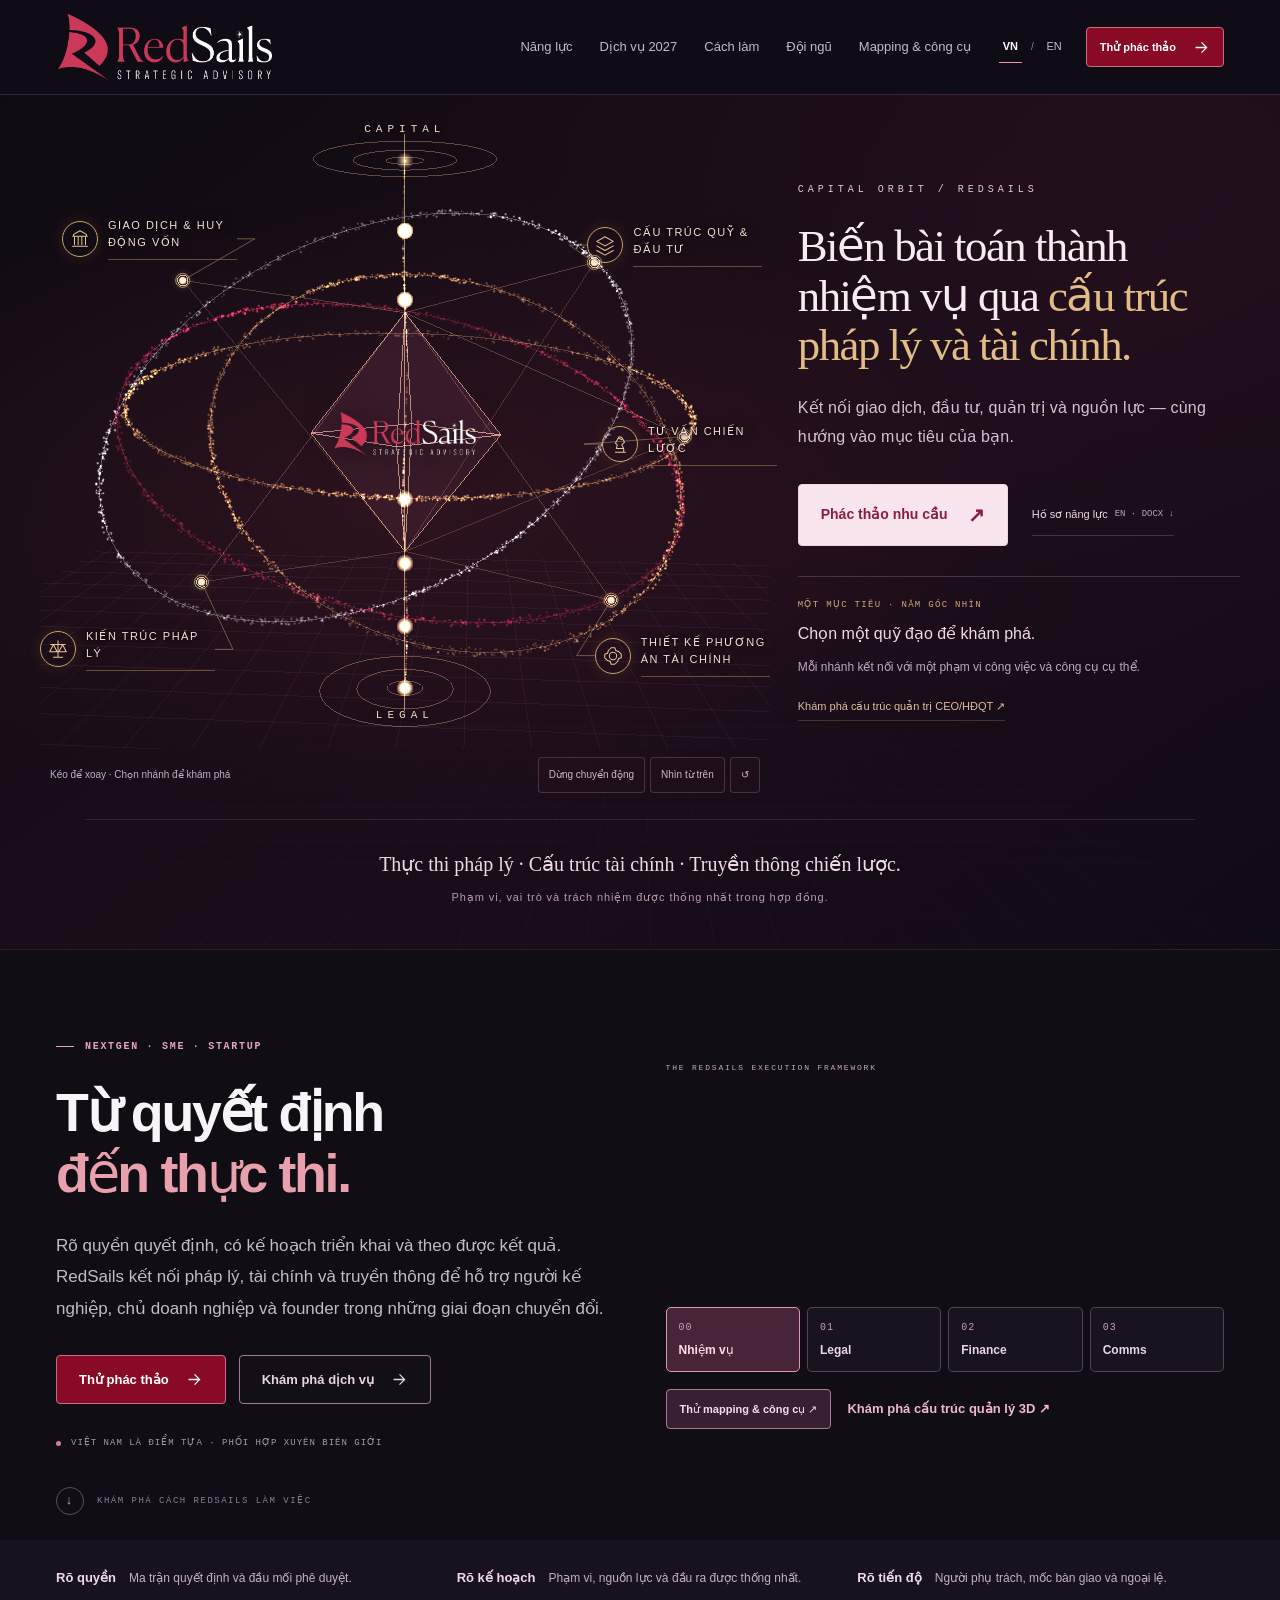
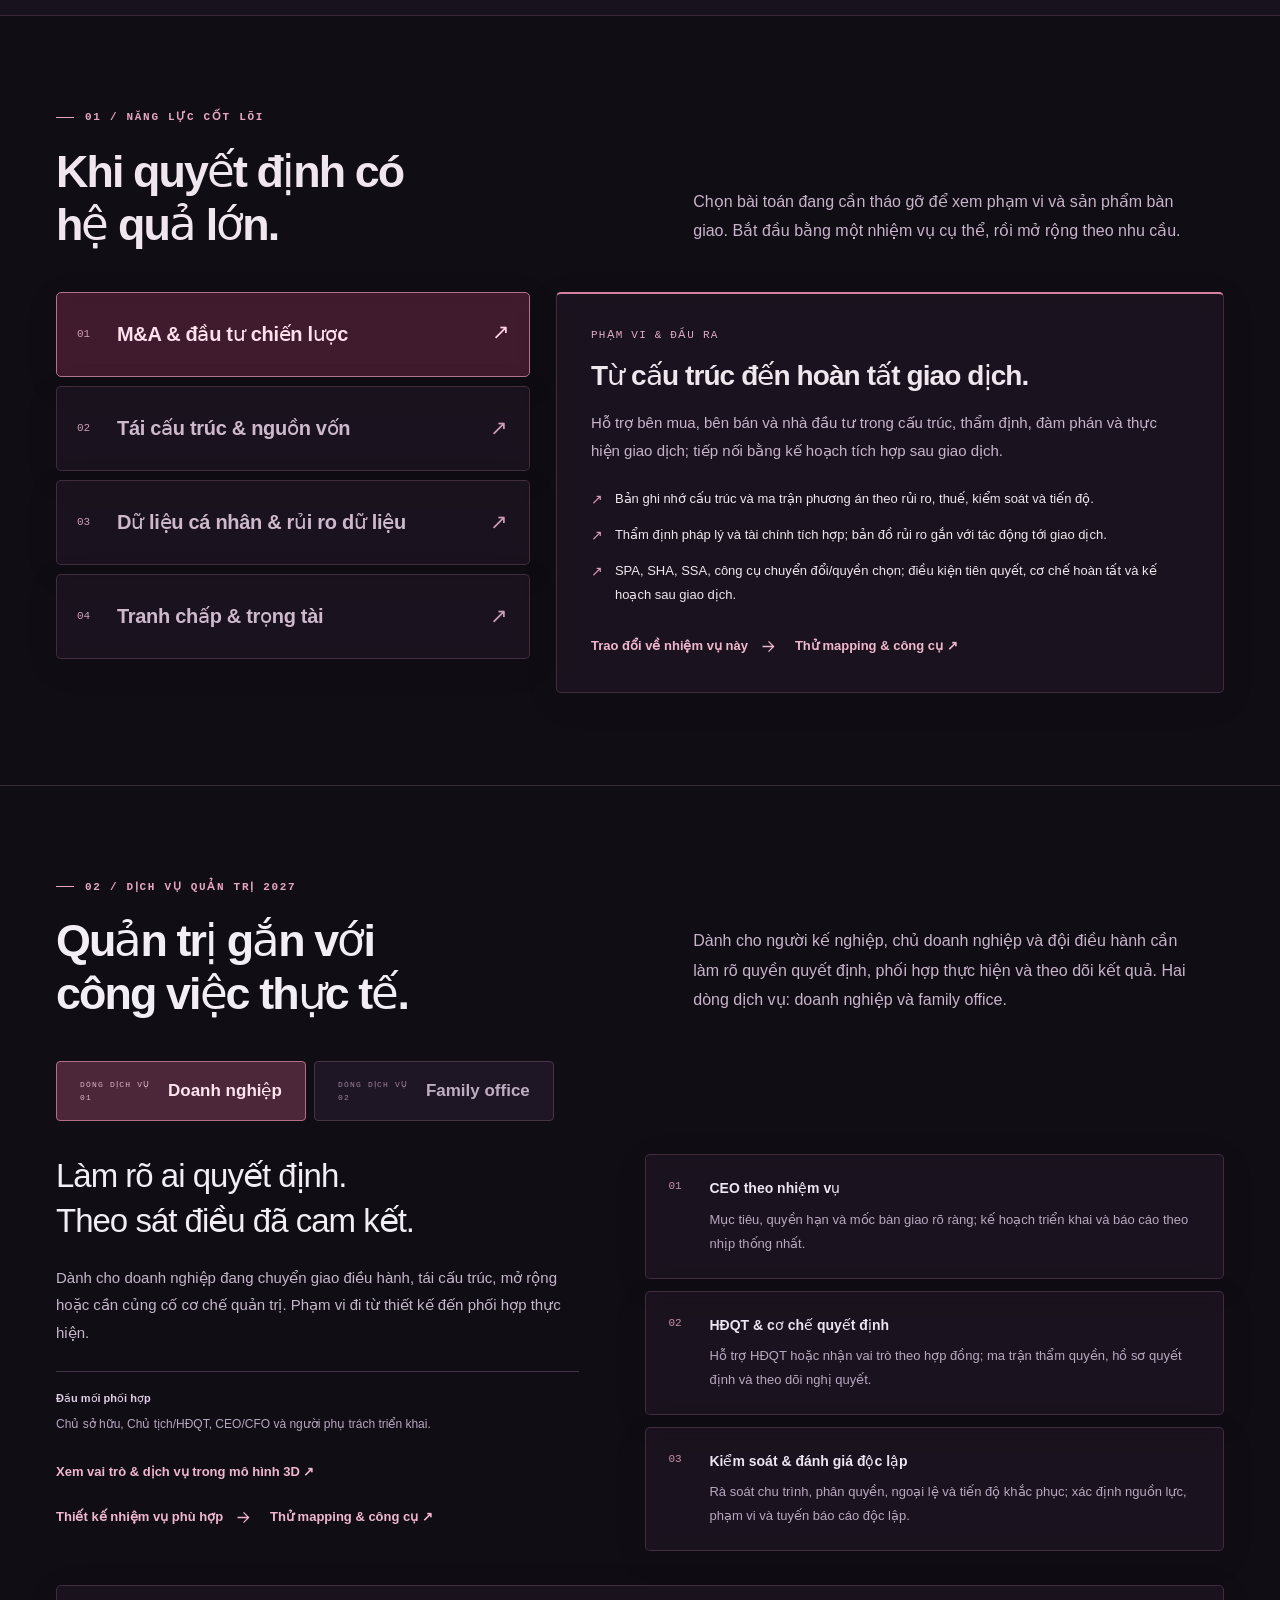
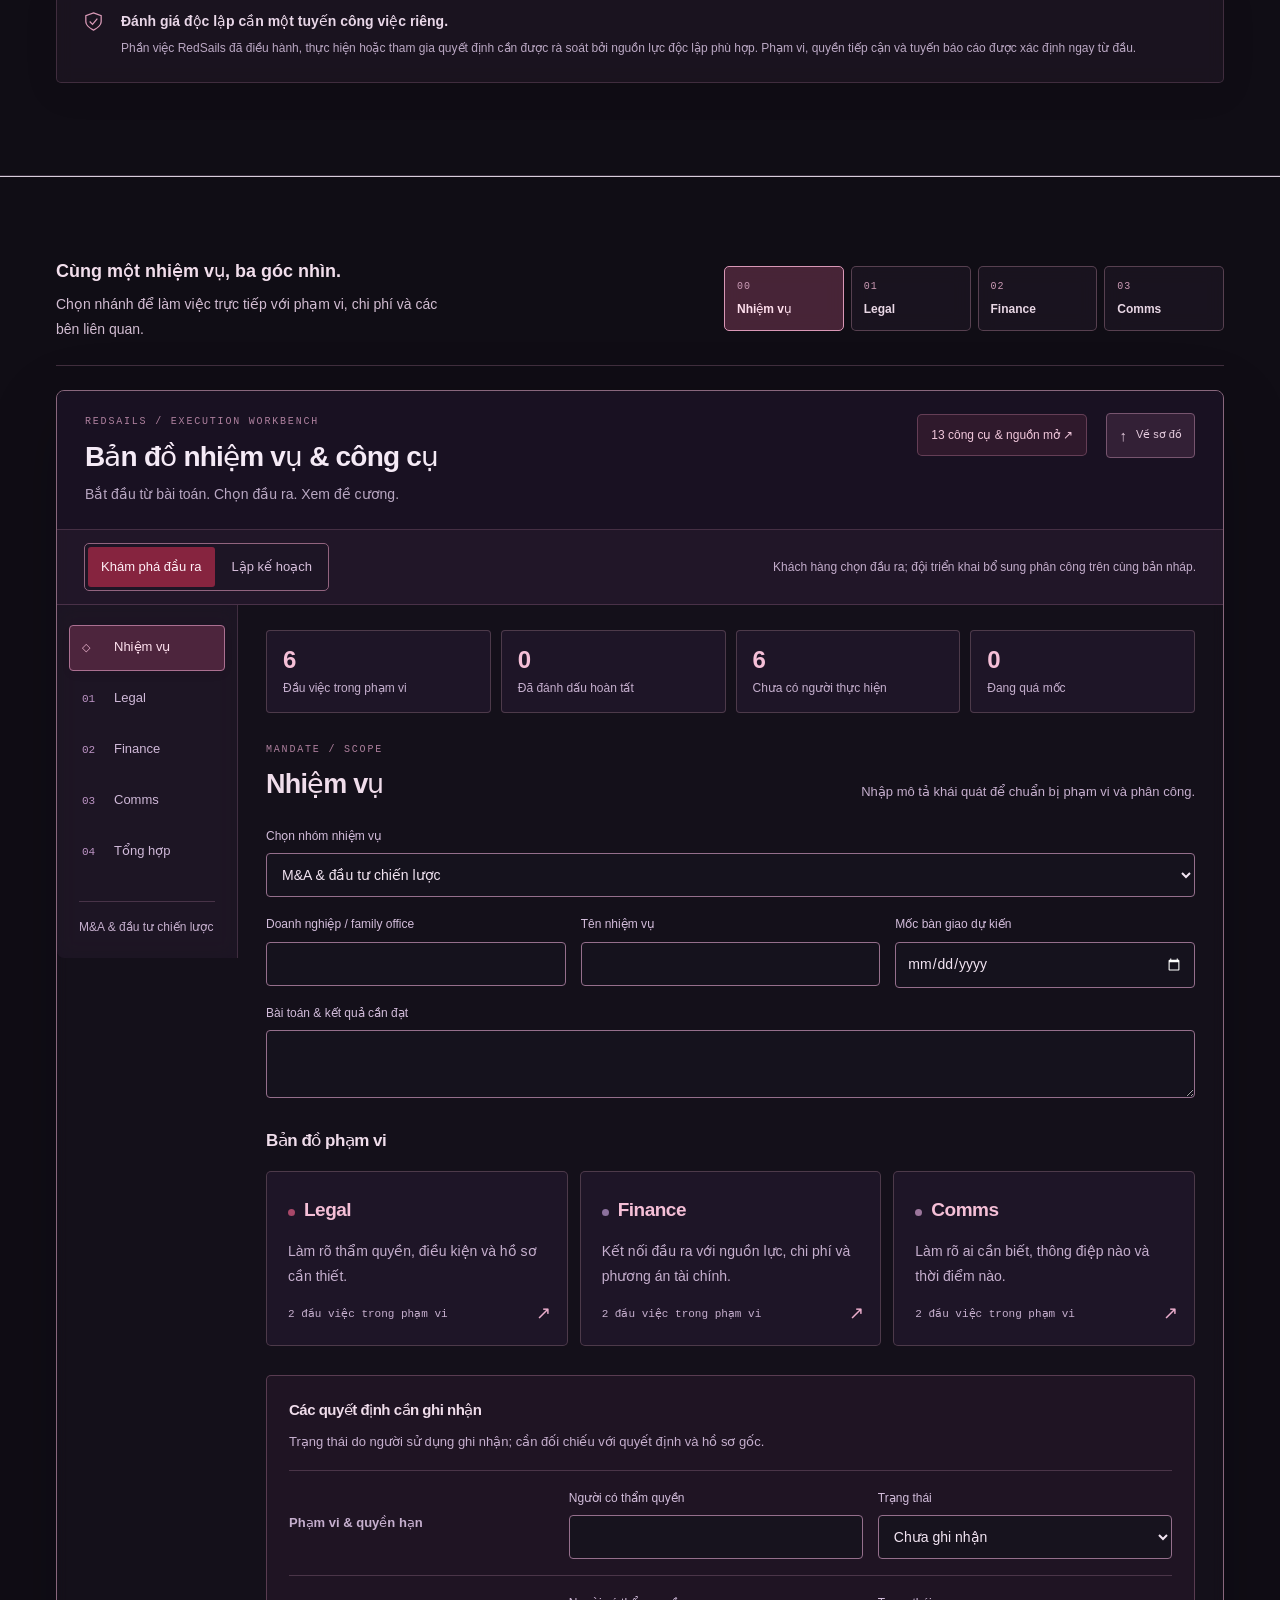
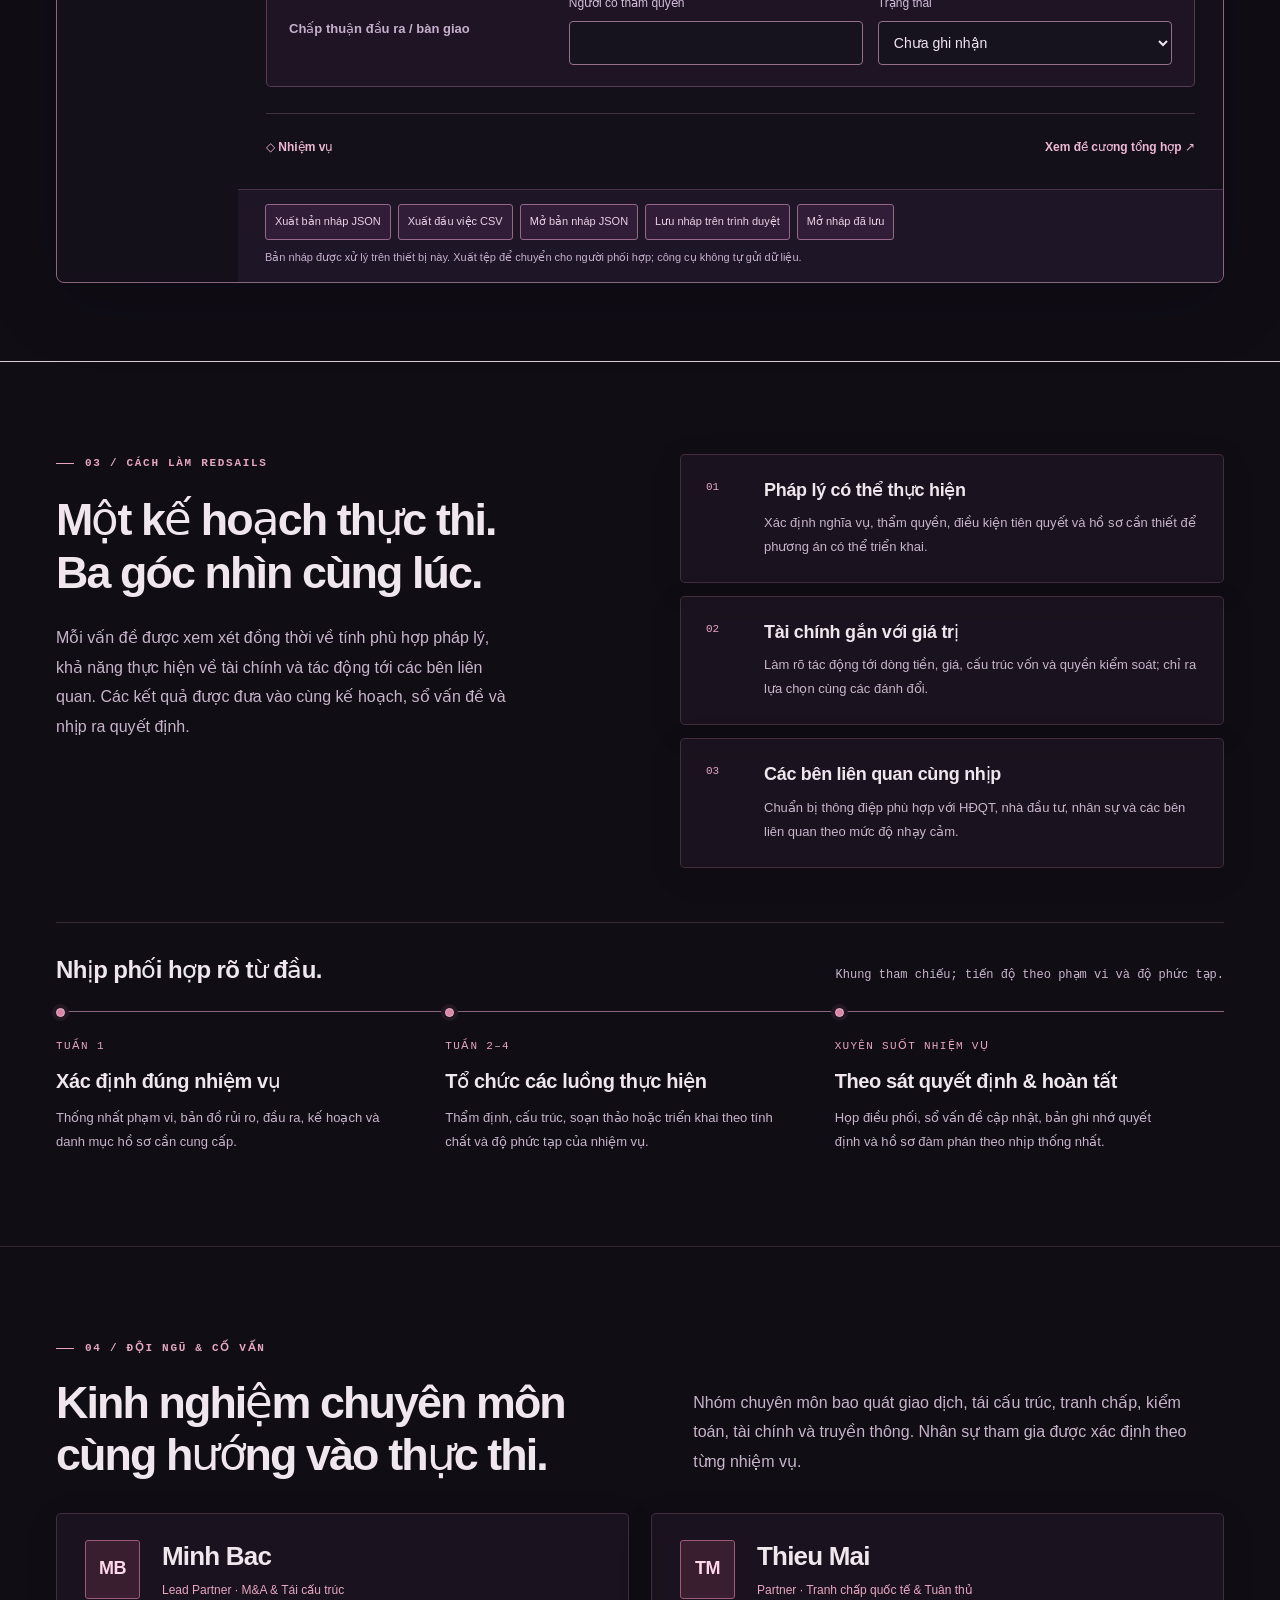
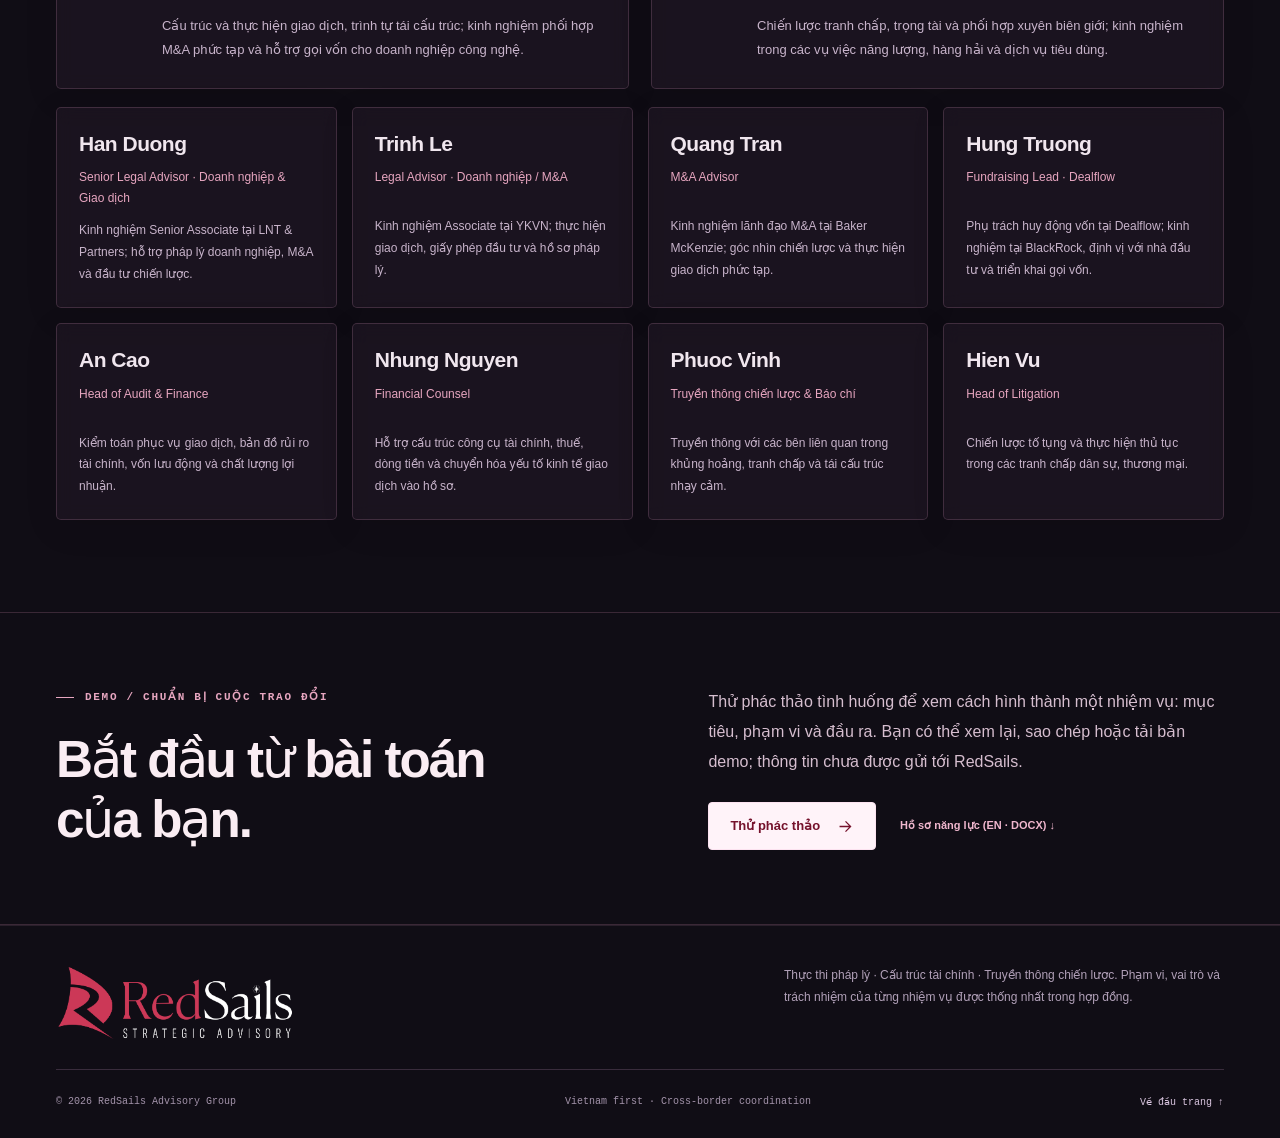
<file: index.html>
<!doctype html>
<html lang="vi">
<head>
  <meta charset="utf-8">
  <meta name="viewport" content="width=device-width,initial-scale=1">
  <meta name="theme-color" content="#880a15">
  <meta name="description" content="RedSails kết nối thực thi pháp lý, cấu trúc tài chính và truyền thông chiến lược trong giao dịch, tái cấu trúc, tranh chấp và quản trị.">
  <title>RedSails — Strategic Advisory</title>
  <link rel="canonical" href="https://bacbum1231223.github.io/redsails-advisory/">
  <meta property="og:title" content="RedSails — Strategic Advisory">
  <meta property="og:description" content="Legal execution. Financial structuring. Strategic communications.">
  <meta property="og:type" content="website">
  <meta property="og:url" content="https://bacbum1231223.github.io/redsails-advisory/">
  <link rel="stylesheet" href="assets/styles.css?v=experience-19">
  <link rel="stylesheet" href="assets/workbench.css?v=experience-19">
  <link rel="stylesheet" href="assets/ambient.css?v=experience-19">
  <link rel="stylesheet" href="assets/legibility.css?v=experience-19">
  <link rel="stylesheet" href="assets/open-platform.css?v=open-source-20">
  <link rel="stylesheet" href="assets/backend-client.css?v=backend-21">
  <link rel="icon" type="image/svg+xml" href="assets/favicon.svg">
  <script src="assets/governance-scene.js?v=experience-19" defer></script>
  <script src="assets/governance-atlas.js?v=experience-19" defer></script>
  <script src="assets/app.js?v=experience-19" defer></script>
  <script src="assets/workbench.js?v=experience-19" defer></script>
  <script src="assets/particle-scene.js?v=experience-19" defer></script>
  <script src="assets/ambient.js?v=orbit-22" defer></script>
  <link rel="stylesheet" href="assets/capital-orbit.css?v=orbit-22">
  <script src="assets/capital-orbit-scene.js?v=orbit-22" defer></script>
  <script src="assets/capital-orbit.js?v=orbit-22" defer></script>
  <script src="assets/backend-client.js?v=backend-21" defer></script>
  <script src="assets/open-platform.js?v=backend-21" defer></script>
</head>
<body>
  <div id="app"></div>
  <noscript><main class="shell"><h1>RedSails Strategic Advisory</h1><p>Legal execution, financial structuring and strategic communications. M&A, restructuring, privacy, dispute resolution, corporate governance and family office services.</p><p>Vui lòng bật JavaScript để xem website song ngữ và khám phá dịch vụ.</p><a href="assets/RedSails_Profile_Updated.docx" download>Download firm profile (English)</a></main></noscript>
</body>
</html>
</file>
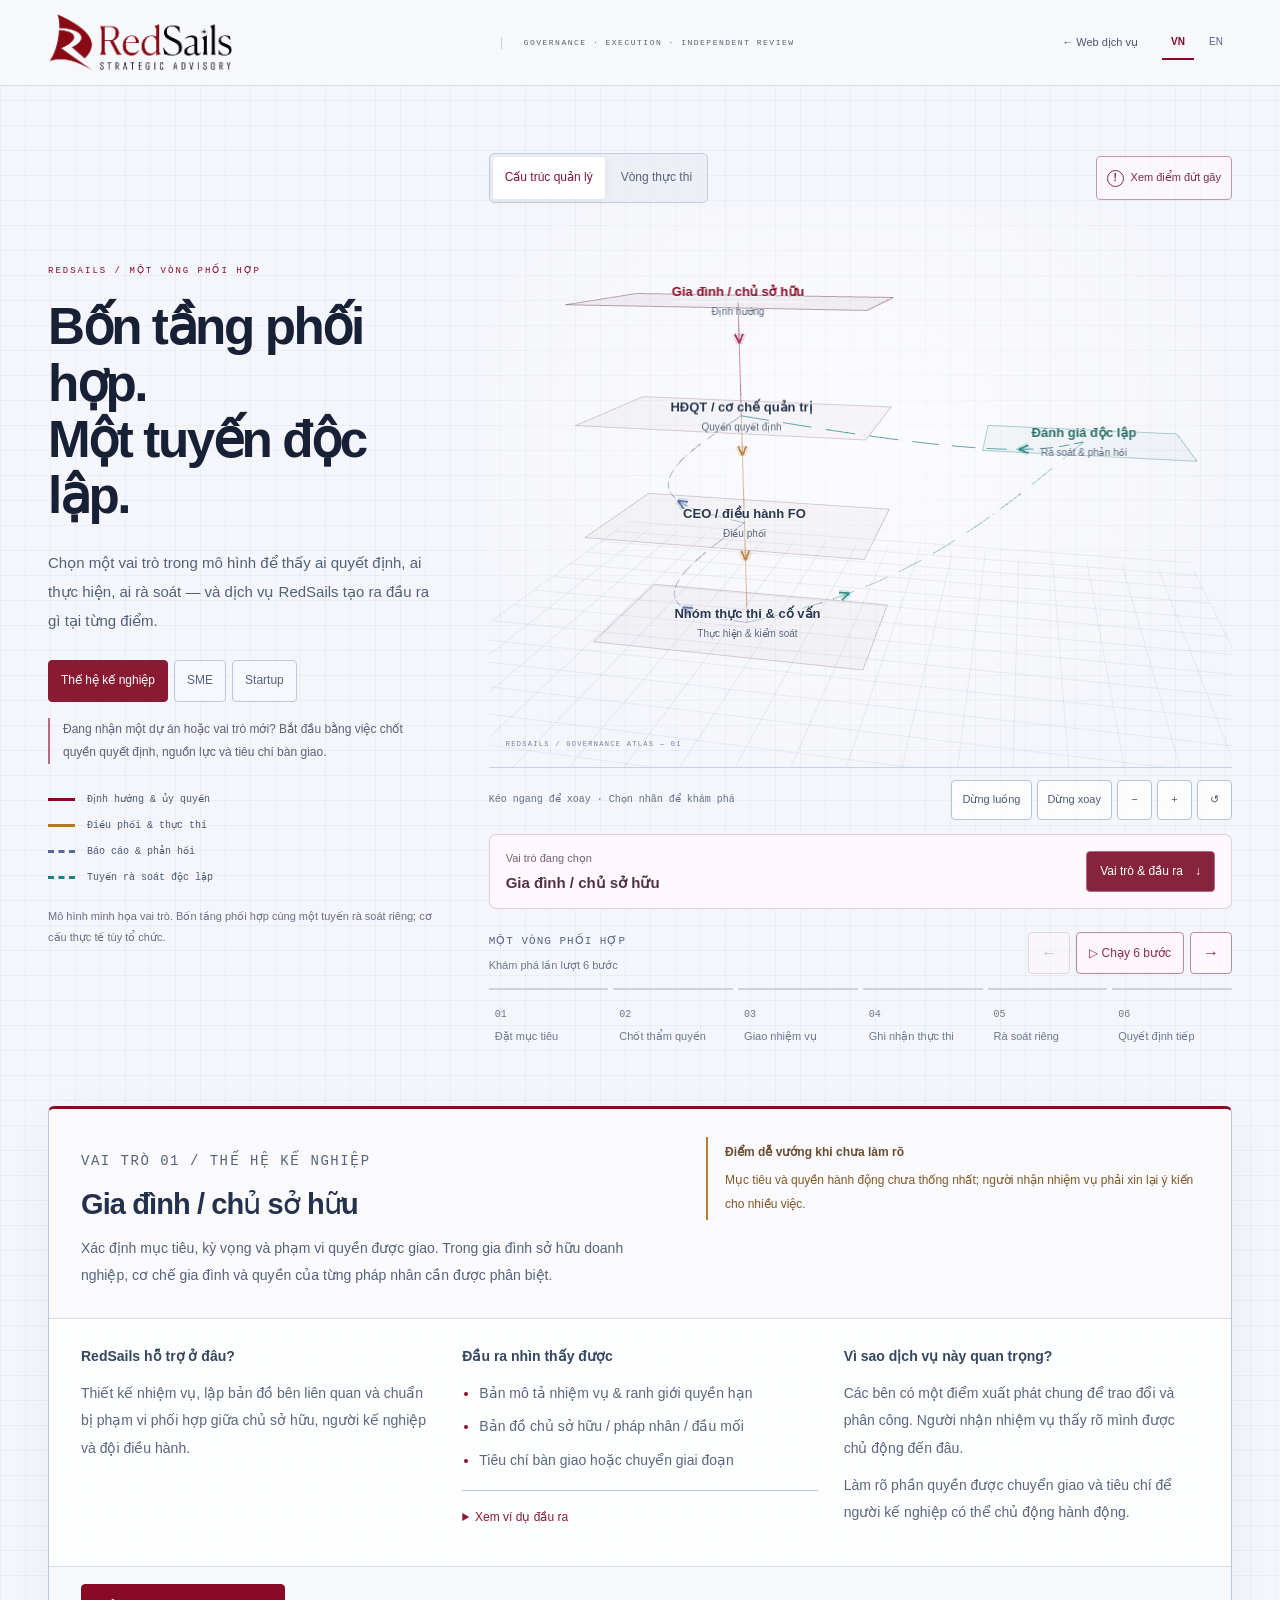
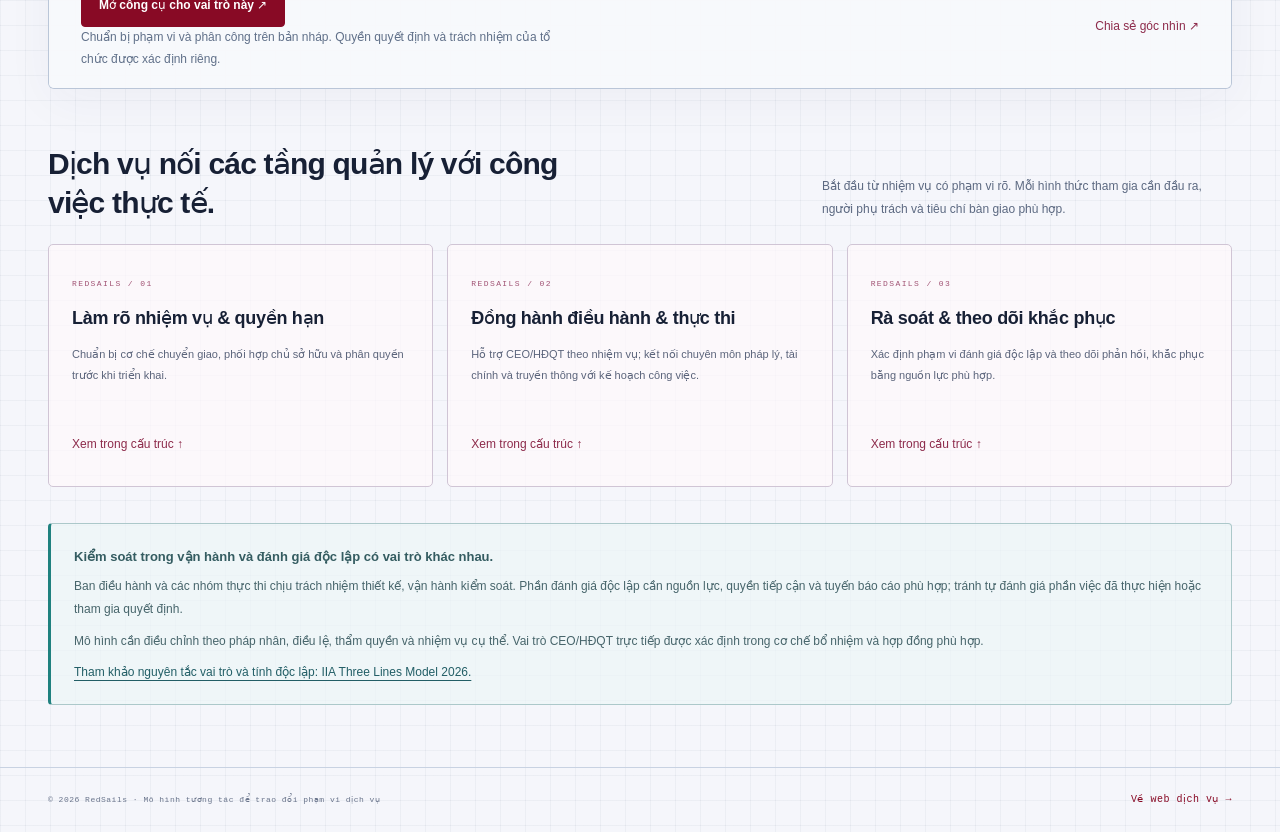
<file: governance-3d.html>
<!doctype html>
<html lang="vi">
<head>
  <meta charset="utf-8">
  <meta name="viewport" content="width=device-width,initial-scale=1">
  <meta name="theme-color" content="#f5f5fa">
  <meta name="description" content="Khám phá cấu trúc quản lý và vai trò của RedSails qua mô hình 3D tương tác dành cho thế hệ kế nghiệp, SME và startup.">
  <title>RedSails — Cấu trúc quản lý 3D</title>
  <link rel="canonical" href="https://bacbum1231223.github.io/redsails-advisory/governance-3d.html">
  <link rel="icon" type="image/svg+xml" href="assets/favicon.svg">
  <link rel="stylesheet" href="assets/governance-atlas.css?v=experience-19">
  <script src="assets/governance-scene.js?v=experience-19" defer></script>
  <script src="assets/governance-atlas.js?v=experience-19" defer></script>
</head>
<body>
  <a class="atlas-skip" href="#atlas-main">Đến nội dung chính / Skip to content</a>
  <header class="atlas-header" id="atlas-header"></header>
  <main class="atlas-shell" id="atlas-main">
    <div class="atlas-layout">
      <section class="atlas-intro" id="atlas-intro"></section>
      <section class="atlas-visual" aria-label="3D governance model">
        <div id="atlas-view-controls" class="atlas-view-controls"></div>
        <div id="atlas-stage" class="atlas-stage" tabindex="0" role="group">
          <canvas aria-hidden="true"></canvas>
          <div id="atlas-nodes" class="atlas-nodes"></div>
          <span class="atlas-coordinate" aria-hidden="true">REDSAILS / GOVERNANCE ATLAS — 01</span>
        </div>
        <div id="atlas-scene-controls" class="atlas-scene-controls"></div>
        <div id="atlas-selection" class="atlas-selection" role="group" aria-labelledby="atlas-selection-name"></div>
        <div id="atlas-story" class="atlas-story"></div>
      </section>
    </div>
    <section id="atlas-detail" class="atlas-detail" aria-labelledby="atlas-detail-title"></section>
    <section id="atlas-services" class="atlas-services" aria-labelledby="atlas-services-title"></section>
    <aside id="atlas-note" class="atlas-note"></aside>
    <p id="atlas-status" class="atlas-status" role="status" aria-live="polite"></p>
  </main>
  <footer class="atlas-footer" id="atlas-footer"></footer>
  <noscript><p>Vui lòng bật JavaScript để khám phá mô hình 3D. <a href="https://bacbum1231223.github.io/redsails-advisory/">RedSails Strategic Advisory</a></p></noscript>
</body>
</html>
</file>
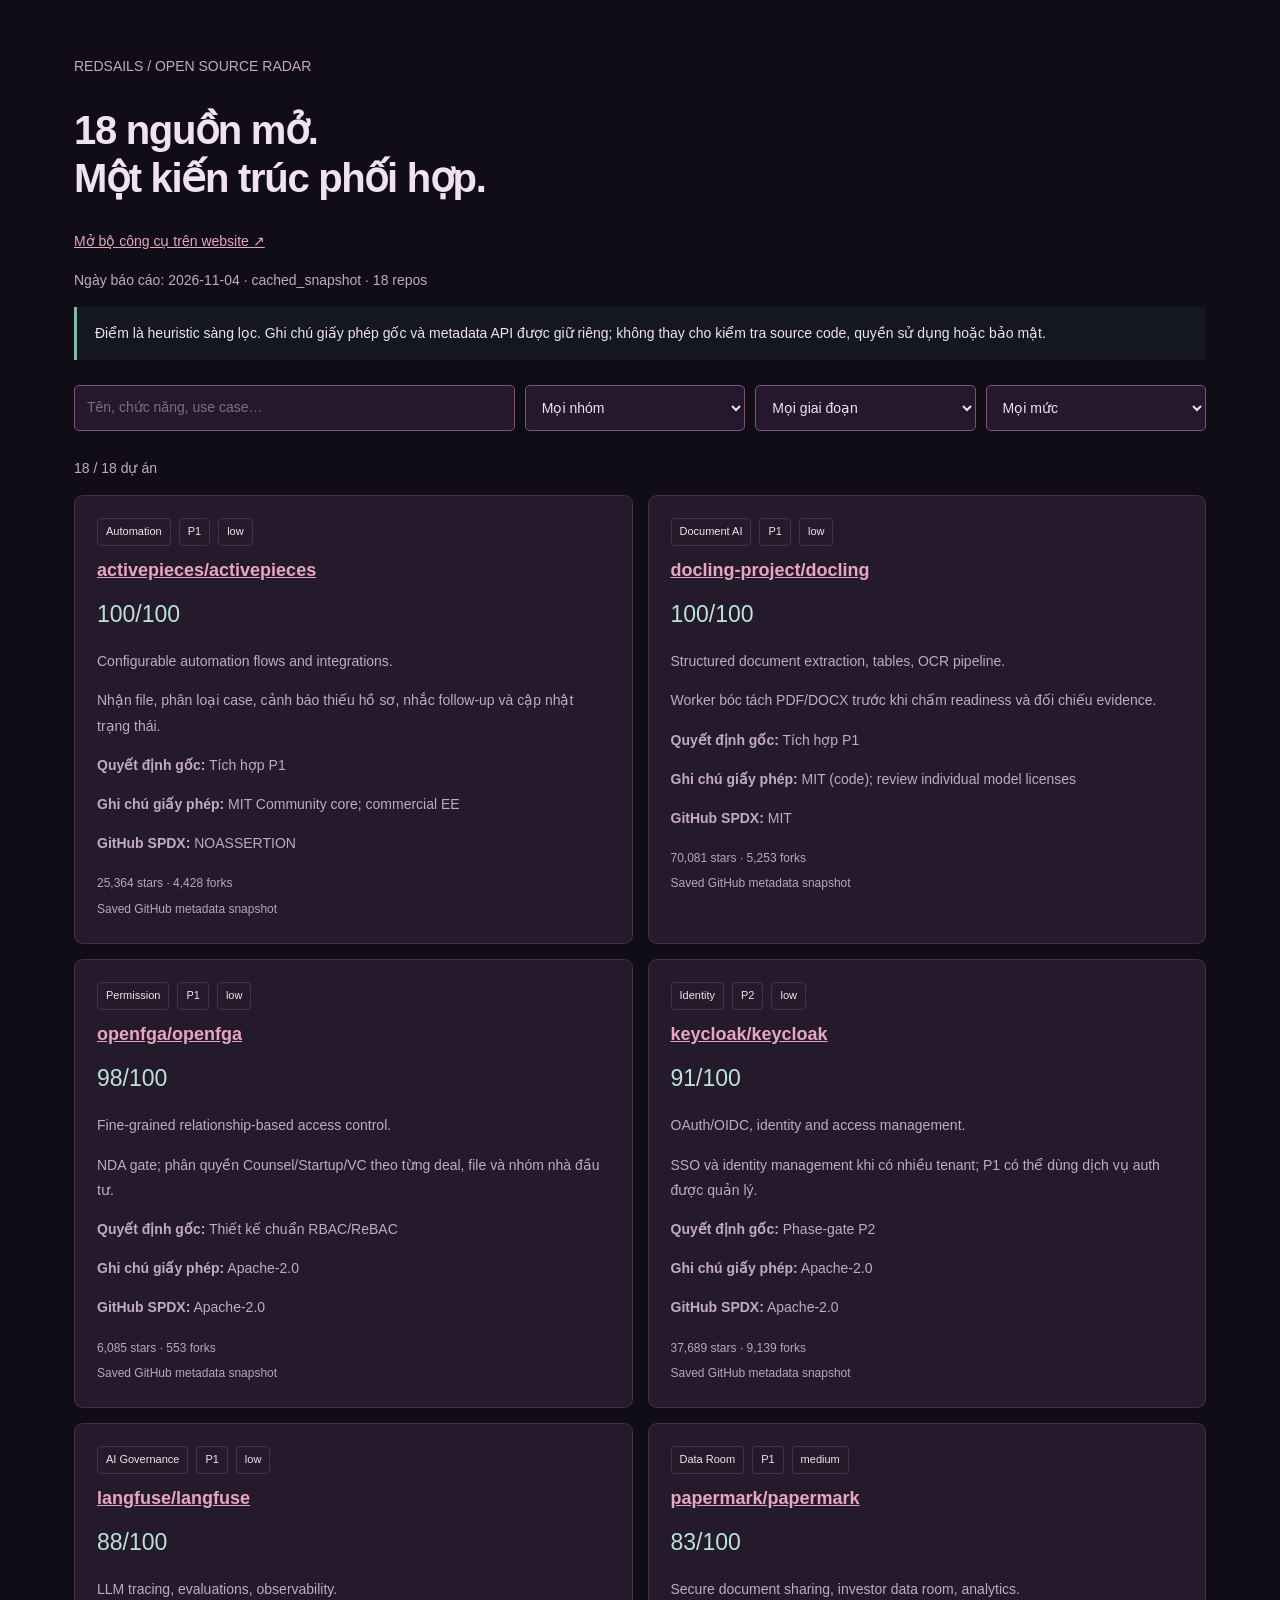
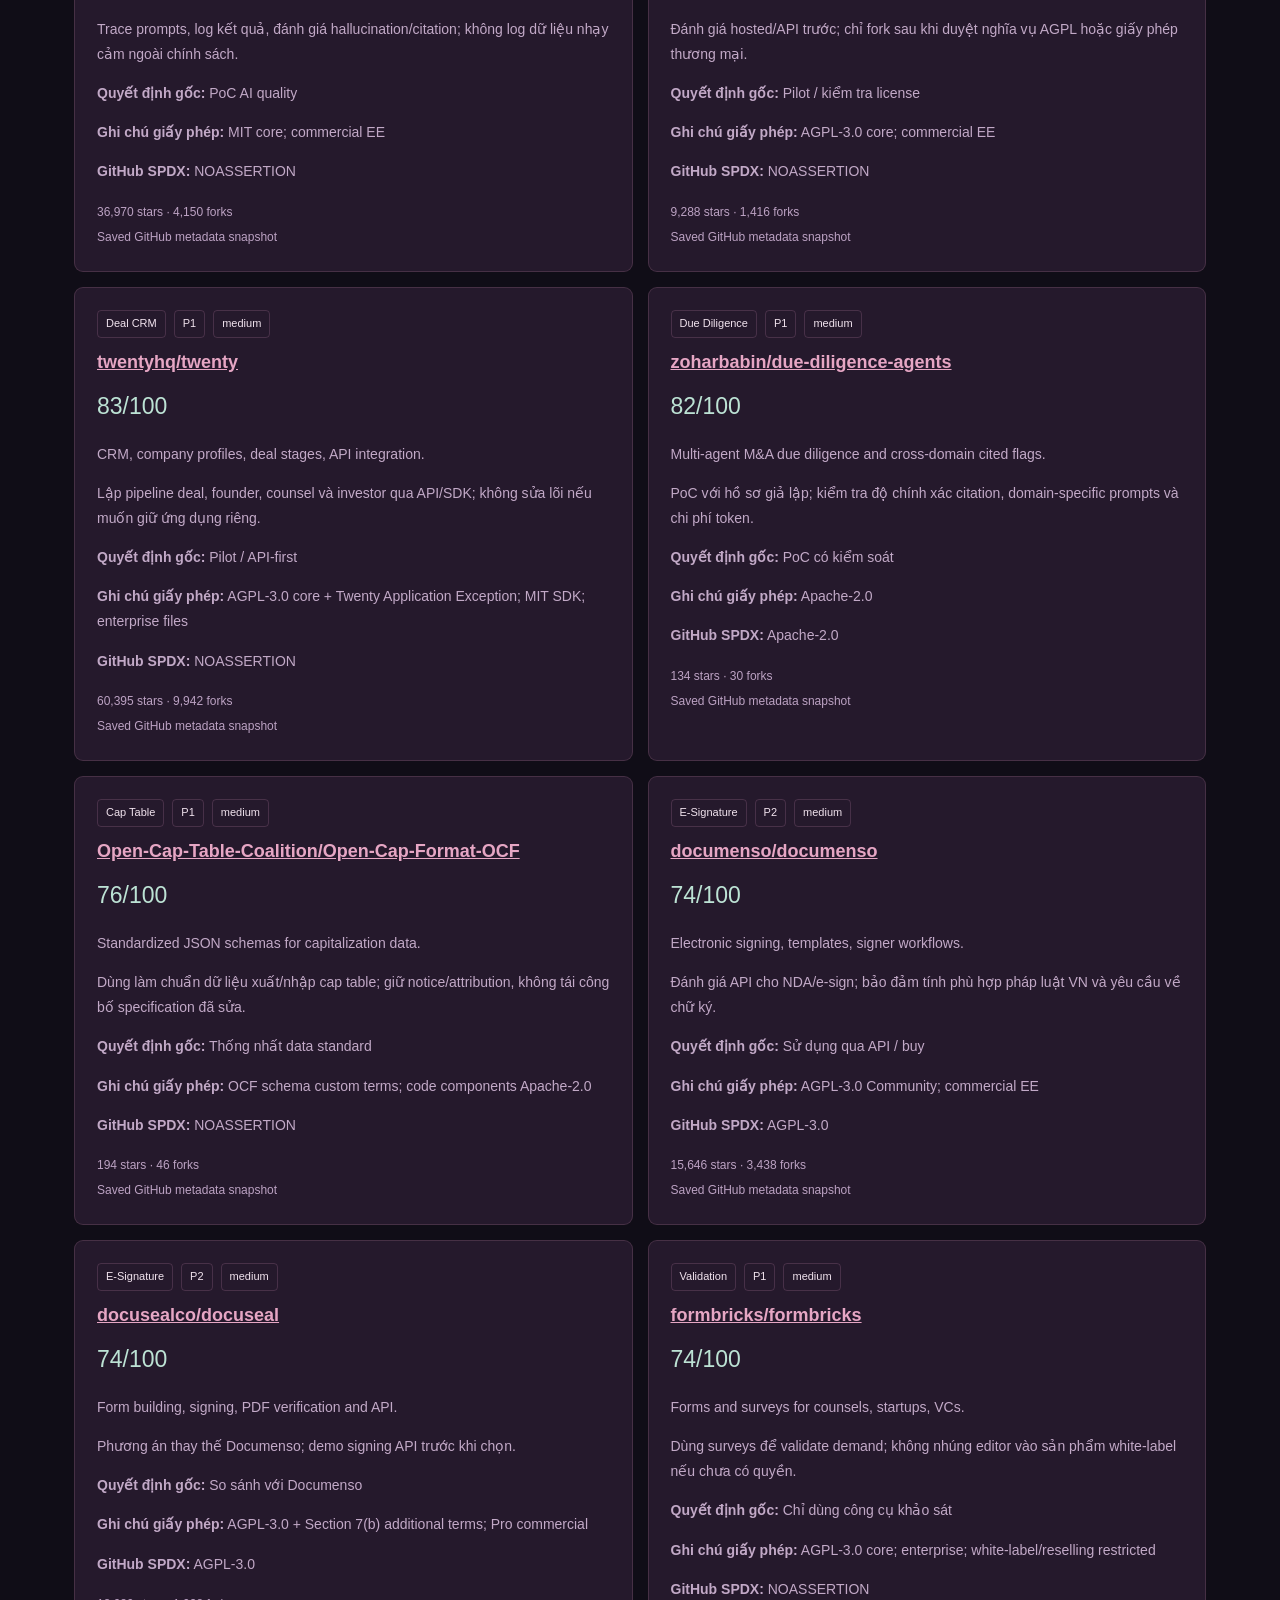
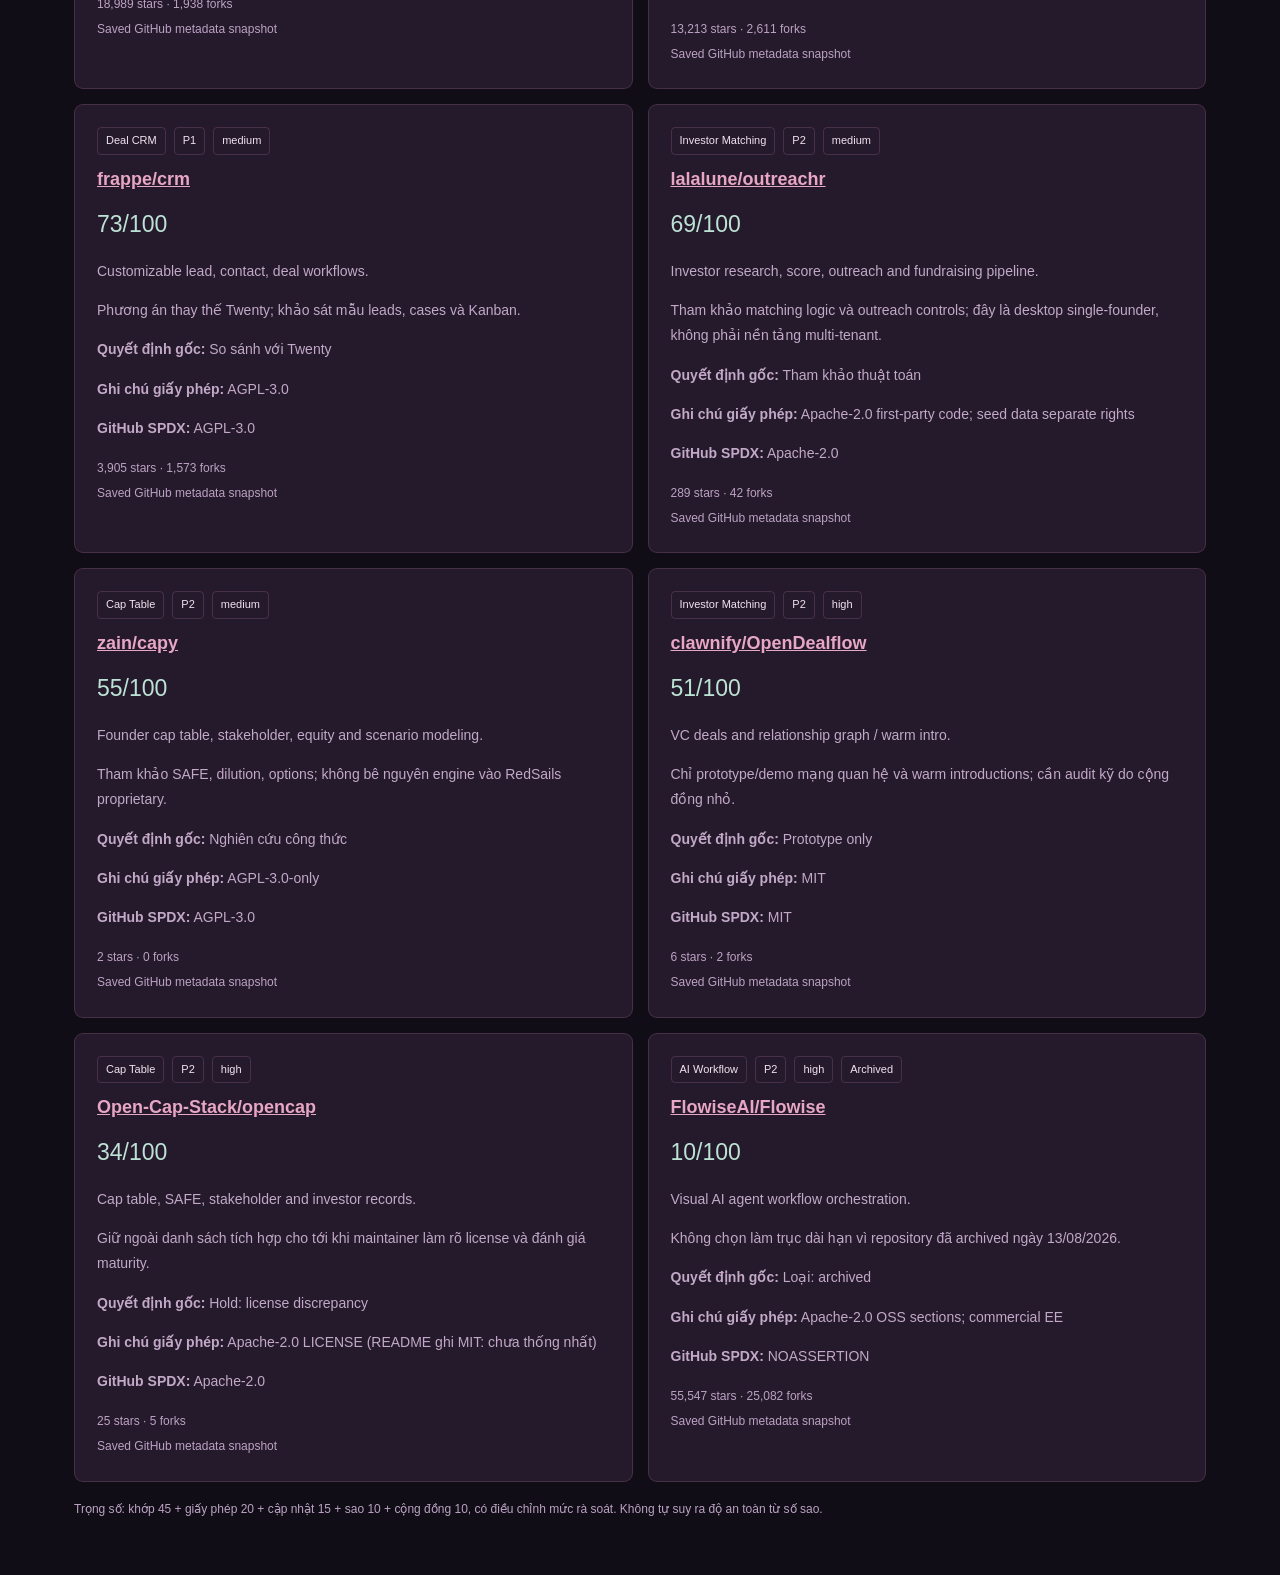
<file: latest.html>
<!doctype html><html lang="vi"><head><meta charset="utf-8"><meta name="viewport" content="width=device-width,initial-scale=1"><title>RedSails · Open Source Radar</title><style>
    *{box-sizing:border-box}body{margin:0;background:#100d17;color:#f1e3ee;font:14px/1.8 "Segoe UI",Arial,sans-serif}main{max-width:1180px;margin:auto;padding:40px 24px}h1{font-size:40px;line-height:1.2;letter-spacing:-1.3px}h2{font-size:18px;margin:8px 0}a{color:#e6a6c4}p{color:#c2a9c7}input,select,button{font:inherit;background:#25172d;color:#f1e3ee;border:1px solid #81536e;border-radius:5px;min-height:44px;padding:9px 12px}.filters{display:grid;grid-template-columns:2fr 1fr 1fr 1fr;gap:10px;margin:25px 0}.grid{display:grid;grid-template-columns:1fr 1fr;gap:15px}.card{padding:22px;border:1px solid #79536d66;border-radius:9px;background:#25192c}.tags{display:flex;gap:8px;flex-wrap:wrap}.tag{font-size:11px;border:1px solid #8d618055;padding:3px 8px;border-radius:4px}.score{font-size:23px;color:#bce2d4}.notice{border-left:3px solid #80b8a7;padding:14px 18px;background:#25443a33}small{font-size:12px;color:#bca2c3}@media(max-width:700px){.filters{grid-template-columns:1fr 1fr}.grid{grid-template-columns:1fr}h1{font-size:32px}}@media(max-width:390px){.filters{grid-template-columns:1fr}}
    </style></head><body><main><p>REDSAILS / OPEN SOURCE RADAR</p><h1>18 nguồn mở.<br>Một kiến trúc phối hợp.</h1><p><a href="index.html?platform=radar#workbench">Mở bộ công cụ trên website ↗</a></p><p id="snapshot"></p><div class="notice">Điểm là heuristic sàng lọc. Ghi chú giấy phép gốc và metadata API được giữ riêng; không thay cho kiểm tra source code, quyền sử dụng hoặc bảo mật.</div><div class="filters"><input id="q" aria-label="Tìm nguồn" placeholder="Tên, chức năng, use case…"><select id="module" aria-label="Nhóm chức năng"><option value="">Mọi nhóm</option></select><select id="phase" aria-label="Giai đoạn"><option value="">Mọi giai đoạn</option><option>P1</option><option>P2</option><option>Screen</option></select><select id="risk" aria-label="Mức rà soát"><option value="">Mọi mức</option><option>low</option><option>medium</option><option>high</option></select></div><p id="count"></p><div id="grid" class="grid"></div><p><small>Trọng số: khớp 45 + giấy phép 20 + cập nhật 15 + sao 10 + cộng đồng 10, có điều chỉnh mức rà soát. Không tự suy ra độ an toàn từ số sao.</small></p></main><script>
    const data={"generated_at": "2026-11-04", "scan_mode": "cached_snapshot", "scan_coverage": "curated_baseline", "metadata_checked_at": "2026-11-04T05:00:09.047Z", "repositories": [{"repo": "activepieces/activepieces", "module": "Automation", "phase": "P1", "fit": 5, "score": 100, "license_checked": "MIT Community core; commercial EE", "integration": "Nhận file, phân loại case, cảnh báo thiếu hồ sơ, nhắc follow-up và cập nhật trạng thái.", "purpose": "Configurable automation flows and integrations.", "risk": "low", "decision": "Tích hợp P1", "url": "https://github.com/activepieces/activepieces", "metadata_source": "Saved GitHub metadata snapshot", "discovery": false, "github_license_id": "NOASSERTION", "archived": false, "stars": 25364, "forks": 4428, "pushed_at": "2026-11-04T04:57:49Z", "language": "TypeScript", "baseline_score": 82}, {"repo": "docling-project/docling", "module": "Document AI", "phase": "P1", "fit": 5, "score": 100, "license_checked": "MIT (code); review individual model licenses", "integration": "Worker bóc tách PDF/DOCX trước khi chấm readiness và đối chiếu evidence.", "purpose": "Structured document extraction, tables, OCR pipeline.", "risk": "low", "decision": "Tích hợp P1", "url": "https://github.com/docling-project/docling", "metadata_source": "Saved GitHub metadata snapshot", "discovery": false, "github_license_id": "MIT", "archived": false, "stars": 70081, "forks": 5253, "pushed_at": "2026-11-03T17:22:40Z", "language": "Python", "baseline_score": 82}, {"repo": "openfga/openfga", "module": "Permission", "phase": "P1", "fit": 5, "score": 98, "license_checked": "Apache-2.0", "integration": "NDA gate; phân quyền Counsel/Startup/VC theo từng deal, file và nhóm nhà đầu tư.", "purpose": "Fine-grained relationship-based access control.", "risk": "low", "decision": "Thiết kế chuẩn RBAC/ReBAC", "url": "https://github.com/openfga/openfga", "metadata_source": "Saved GitHub metadata snapshot", "discovery": false, "github_license_id": "Apache-2.0", "archived": false, "stars": 6085, "forks": 553, "pushed_at": "2026-11-03T10:57:25Z", "language": "Go", "baseline_score": 82}, {"repo": "keycloak/keycloak", "module": "Identity", "phase": "P2", "fit": 4, "score": 91, "license_checked": "Apache-2.0", "integration": "SSO và identity management khi có nhiều tenant; P1 có thể dùng dịch vụ auth được quản lý.", "purpose": "OAuth/OIDC, identity and access management.", "risk": "low", "decision": "Phase-gate P2", "url": "https://github.com/keycloak/keycloak", "metadata_source": "Saved GitHub metadata snapshot", "discovery": false, "github_license_id": "Apache-2.0", "archived": false, "stars": 37689, "forks": 9139, "pushed_at": "2026-11-04T04:39:44Z", "language": "Java", "baseline_score": 73}, {"repo": "langfuse/langfuse", "module": "AI Governance", "phase": "P1", "fit": 4, "score": 88, "license_checked": "MIT core; commercial EE", "integration": "Trace prompts, log kết quả, đánh giá hallucination/citation; không log dữ liệu nhạy cảm ngoài chính sách.", "purpose": "LLM tracing, evaluations, observability.", "risk": "low", "decision": "PoC AI quality", "url": "https://github.com/langfuse/langfuse", "metadata_source": "Saved GitHub metadata snapshot", "discovery": false, "github_license_id": "NOASSERTION", "archived": false, "stars": 36970, "forks": 4150, "pushed_at": "2026-11-04T03:27:01Z", "language": "TypeScript", "baseline_score": 70}, {"repo": "papermark/papermark", "module": "Data Room", "phase": "P1", "fit": 5, "score": 83, "license_checked": "AGPL-3.0 core; commercial EE", "integration": "Đánh giá hosted/API trước; chỉ fork sau khi duyệt nghĩa vụ AGPL hoặc giấy phép thương mại.", "purpose": "Secure document sharing, investor data room, analytics.", "risk": "medium", "decision": "Pilot / kiểm tra license", "url": "https://github.com/papermark/papermark", "metadata_source": "Saved GitHub metadata snapshot", "discovery": false, "github_license_id": "NOASSERTION", "archived": false, "stars": 9288, "forks": 1416, "pushed_at": "2026-08-28T15:58:25Z", "language": "TypeScript", "baseline_score": 65}, {"repo": "twentyhq/twenty", "module": "Deal CRM", "phase": "P1", "fit": 5, "score": 83, "license_checked": "AGPL-3.0 core + Twenty Application Exception; MIT SDK; enterprise files", "integration": "Lập pipeline deal, founder, counsel và investor qua API/SDK; không sửa lõi nếu muốn giữ ứng dụng riêng.", "purpose": "CRM, company profiles, deal stages, API integration.", "risk": "medium", "decision": "Pilot / API-first", "url": "https://github.com/twentyhq/twenty", "metadata_source": "Saved GitHub metadata snapshot", "discovery": false, "github_license_id": "NOASSERTION", "archived": false, "stars": 60395, "forks": 9942, "pushed_at": "2026-11-04T04:23:15Z", "language": "TypeScript", "baseline_score": 65}, {"repo": "zoharbabin/due-diligence-agents", "module": "Due Diligence", "phase": "P1", "fit": 5, "score": 82, "license_checked": "Apache-2.0", "integration": "PoC với hồ sơ giả lập; kiểm tra độ chính xác citation, domain-specific prompts và chi phí token.", "purpose": "Multi-agent M\u0026A due diligence and cross-domain cited flags.", "risk": "medium", "decision": "PoC có kiểm soát", "url": "https://github.com/zoharbabin/due-diligence-agents", "metadata_source": "Saved GitHub metadata snapshot", "discovery": false, "github_license_id": "Apache-2.0", "archived": false, "stars": 134, "forks": 30, "pushed_at": "2026-09-29T04:56:19Z", "language": "Python", "baseline_score": 74}, {"repo": "Open-Cap-Table-Coalition/Open-Cap-Format-OCF", "module": "Cap Table", "phase": "P1", "fit": 5, "score": 76, "license_checked": "OCF schema custom terms; code components Apache-2.0", "integration": "Dùng làm chuẩn dữ liệu xuất/nhập cap table; giữ notice/attribution, không tái công bố specification đã sửa.", "purpose": "Standardized JSON schemas for capitalization data.", "risk": "medium", "decision": "Thống nhất data standard", "url": "https://github.com/Open-Cap-Table-Coalition/Open-Cap-Format-OCF", "metadata_source": "Saved GitHub metadata snapshot", "discovery": false, "github_license_id": "NOASSERTION", "archived": false, "stars": 194, "forks": 46, "pushed_at": "2026-10-26T12:05:39Z", "language": "TypeScript", "baseline_score": 67}, {"repo": "documenso/documenso", "module": "E-Signature", "phase": "P2", "fit": 4, "score": 74, "license_checked": "AGPL-3.0 Community; commercial EE", "integration": "Đánh giá API cho NDA/e-sign; bảo đảm tính phù hợp pháp luật VN và yêu cầu về chữ ký.", "purpose": "Electronic signing, templates, signer workflows.", "risk": "medium", "decision": "Sử dụng qua API / buy", "url": "https://github.com/documenso/documenso", "metadata_source": "Saved GitHub metadata snapshot", "discovery": false, "github_license_id": "AGPL-3.0", "archived": false, "stars": 15646, "forks": 3438, "pushed_at": "2026-11-04T04:06:18Z", "language": "TypeScript", "baseline_score": 56}, {"repo": "docusealco/docuseal", "module": "E-Signature", "phase": "P2", "fit": 4, "score": 74, "license_checked": "AGPL-3.0 + Section 7(b) additional terms; Pro commercial", "integration": "Phương án thay thế Documenso; demo signing API trước khi chọn.", "purpose": "Form building, signing, PDF verification and API.", "risk": "medium", "decision": "So sánh với Documenso", "url": "https://github.com/docusealco/docuseal", "metadata_source": "Saved GitHub metadata snapshot", "discovery": false, "github_license_id": "AGPL-3.0", "archived": false, "stars": 18989, "forks": 1938, "pushed_at": "2026-11-02T13:00:51Z", "language": "Ruby", "baseline_score": 56}, {"repo": "formbricks/formbricks", "module": "Validation", "phase": "P1", "fit": 4, "score": 74, "license_checked": "AGPL-3.0 core; enterprise; white-label/reselling restricted", "integration": "Dùng surveys để validate demand; không nhúng editor vào sản phẩm white-label nếu chưa có quyền.", "purpose": "Forms and surveys for counsels, startups, VCs.", "risk": "medium", "decision": "Chỉ dùng công cụ khảo sát", "url": "https://github.com/formbricks/formbricks", "metadata_source": "Saved GitHub metadata snapshot", "discovery": false, "github_license_id": "NOASSERTION", "archived": false, "stars": 13213, "forks": 2611, "pushed_at": "2026-11-04T04:27:52Z", "language": "TypeScript", "baseline_score": 56}, {"repo": "frappe/crm", "module": "Deal CRM", "phase": "P1", "fit": 4, "score": 73, "license_checked": "AGPL-3.0", "integration": "Phương án thay thế Twenty; khảo sát mẫu leads, cases và Kanban.", "purpose": "Customizable lead, contact, deal workflows.", "risk": "medium", "decision": "So sánh với Twenty", "url": "https://github.com/frappe/crm", "metadata_source": "Saved GitHub metadata snapshot", "discovery": false, "github_license_id": "AGPL-3.0", "archived": false, "stars": 3905, "forks": 1573, "pushed_at": "2026-11-03T21:20:59Z", "language": "Vue", "baseline_score": 56}, {"repo": "lalalune/outreachr", "module": "Investor Matching", "phase": "P2", "fit": 4, "score": 69, "license_checked": "Apache-2.0 first-party code; seed data separate rights", "integration": "Tham khảo matching logic và outreach controls; đây là desktop single-founder, không phải nền tảng multi-tenant.", "purpose": "Investor research, score, outreach and fundraising pipeline.", "risk": "medium", "decision": "Tham khảo thuật toán", "url": "https://github.com/lalalune/outreachr", "metadata_source": "Saved GitHub metadata snapshot", "discovery": false, "github_license_id": "Apache-2.0", "archived": false, "stars": 289, "forks": 42, "pushed_at": "2026-10-29T18:27:19Z", "language": "TypeScript", "baseline_score": 60}, {"repo": "zain/capy", "module": "Cap Table", "phase": "P2", "fit": 4, "score": 55, "license_checked": "AGPL-3.0-only", "integration": "Tham khảo SAFE, dilution, options; không bê nguyên engine vào RedSails proprietary.", "purpose": "Founder cap table, stakeholder, equity and scenario modeling.", "risk": "medium", "decision": "Nghiên cứu công thức", "url": "https://github.com/zain/capy", "metadata_source": "Saved GitHub metadata snapshot", "discovery": false, "github_license_id": "AGPL-3.0", "archived": false, "stars": 2, "forks": 0, "pushed_at": "2026-11-01T12:25:54Z", "language": "TypeScript", "baseline_score": 56}, {"repo": "clawnify/OpenDealflow", "module": "Investor Matching", "phase": "P2", "fit": 4, "score": 51, "license_checked": "MIT", "integration": "Chỉ prototype/demo mạng quan hệ và warm introductions; cần audit kỹ do cộng đồng nhỏ.", "purpose": "VC deals and relationship graph / warm intro.", "risk": "high", "decision": "Prototype only", "url": "https://github.com/clawnify/OpenDealflow", "metadata_source": "Saved GitHub metadata snapshot", "discovery": false, "github_license_id": "MIT", "archived": false, "stars": 6, "forks": 2, "pushed_at": "2026-10-21T04:49:40Z", "language": "TypeScript", "baseline_score": 49}, {"repo": "Open-Cap-Stack/opencap", "module": "Cap Table", "phase": "P2", "fit": 3, "score": 34, "license_checked": "Apache-2.0 LICENSE (README ghi MIT: chưa thống nhất)", "integration": "Giữ ngoài danh sách tích hợp cho tới khi maintainer làm rõ license và đánh giá maturity.", "purpose": "Cap table, SAFE, stakeholder and investor records.", "risk": "high", "decision": "Hold: license discrepancy", "url": "https://github.com/Open-Cap-Stack/opencap", "metadata_source": "Saved GitHub metadata snapshot", "discovery": false, "github_license_id": "Apache-2.0", "archived": false, "stars": 25, "forks": 5, "pushed_at": "2026-10-26T00:54:49Z", "language": "JavaScript", "baseline_score": 30}, {"repo": "FlowiseAI/Flowise", "module": "AI Workflow", "phase": "P2", "fit": 3, "score": 10, "license_checked": "Apache-2.0 OSS sections; commercial EE", "integration": "Không chọn làm trục dài hạn vì repository đã archived ngày 13/08/2026.", "purpose": "Visual AI agent workflow orchestration.", "risk": "high", "decision": "Loại: archived", "url": "https://github.com/FlowiseAI/Flowise", "metadata_source": "Saved GitHub metadata snapshot", "discovery": false, "github_license_id": "NOASSERTION", "archived": true, "stars": 55547, "forks": 25082, "pushed_at": "2026-08-13T12:38:19Z", "language": "TypeScript", "baseline_score": 10}], "api_errors": [], "methodology": "Directional screening. Metadata only; no code/security audit or legal permission determination."}, $=id=>document.getElementById(id), esc=s=>String(s??'').replace(/[&<>"']/g,c=>({'&':'&amp;','<':'&lt;','>':'&gt;','"':'&quot;',"'":'&#39;'}[c]));
    $('snapshot').textContent='Ngày báo cáo: '+data.generated_at+' · '+data.scan_mode+' · '+data.repositories.length+' repos';
    [...new Set(data.repositories.map(r=>r.module))].sort().forEach(m=>{const o=document.createElement('option');o.value=m;o.textContent=m;$('module').append(o)});
    function render(){const q=$('q').value.trim().toLowerCase(),rows=data.repositories.filter(r=>(!q||[r.repo,r.module,r.purpose,r.integration,r.license_checked].join(' ').toLowerCase().includes(q))&&(!$('module').value||r.module===$('module').value)&&(!$('phase').value||r.phase===$('phase').value)&&(!$('risk').value||r.risk===$('risk').value));$('count').textContent=rows.length+' / '+data.repositories.length+' dự án';$('grid').innerHTML=rows.map(r=>`<article class="card"><div class="tags"><span class="tag">${esc(r.module)}</span><span class="tag">${esc(r.phase)}</span><span class="tag">${esc(r.risk)}</span>${r.archived?'<span class="tag">Archived</span>':''}</div><h2><a href="https://github.com/${esc(r.repo)}" target="_blank" rel="noopener noreferrer">${esc(r.repo)}</a></h2><span class="score">${Number(r.score)||0}/100</span><p>${esc(r.purpose)}</p><p>${esc(r.integration)}</p><p><b>Quyết định gốc:</b> ${esc(r.decision)}</p><p><b>Ghi chú giấy phép:</b> ${esc(r.license_checked)}</p><p><b>GitHub SPDX:</b> ${esc(r.github_license_id||'Chưa xác định')}</p><small>${Number.isInteger(r.stars)?r.stars.toLocaleString()+' stars · '+(r.forks||0).toLocaleString()+' forks':'Chưa có thống kê API'}<br>${esc(r.metadata_source)}</small></article>`).join('')||'<p>Không có kết quả phù hợp.</p>'}['q','module','phase','risk'].forEach(id=>$(id).addEventListener('input',render));render();
    </script></body></html>
</file>
<file: assets/styles.css>
@charset "UTF-8";
:root{--brand:#880a15;--brand-dark:#650911;--brand-light:#e69aa6;--paper:#f6f5f4;--white:#fff;--ink:#242128;--muted:#625d68;--line:#dfdbdf;--wash:#efedef;--rose:#f6e7eb;--dark:#100e13;--dark-surface:#1b171f;--dark-line:#3a303e;--dark-muted:#c2b6c4;--focus:#b24b60;--serif:"Segoe UI",Arial,sans-serif;--sans:"Segoe UI",Arial,sans-serif;--mono:Consolas,"Courier New",monospace;--max:1280px}
*{box-sizing:border-box}html{scroll-behavior:smooth;scroll-padding-top:104px}body{margin:0;background:var(--paper);color:var(--ink);font:15px/1.75 var(--sans);-webkit-font-smoothing:antialiased}body:has(dialog[open]){overflow:hidden}a{color:inherit;text-underline-offset:5px}button,input,select,textarea{font:inherit}button{cursor:pointer}button,a{-webkit-tap-highlight-color:transparent}button{border:0}button:focus-visible,a:focus-visible,input:focus-visible,select:focus-visible,textarea:focus-visible,summary:focus-visible{outline:3px solid var(--focus);outline-offset:4px}:is(h1,#hero-title),h2,h3,h4,p{margin:0}:is(h1,#hero-title),h2,h3,.serif{font-family:var(--sans)}:is(h1,#hero-title){font-size:clamp(52px,5.45vw,82px);font-weight:600;line-height:1.09;letter-spacing:-3.5px}h2{font-size:clamp(36px,3.5vw,51px);font-weight:560;line-height:1.17;letter-spacing:-1.9px}h3{font-size:23px;font-weight:550;line-height:1.4;letter-spacing:-.5px}p{color:var(--muted)}svg{display:block}::selection{background:var(--brand);color:white}[hidden]{display:none!important}.shell{width:min(calc(100% - 112px),var(--max));margin-inline:auto}.skip{position:absolute;top:-70px;left:18px;z-index:80;color:white;background:var(--brand);padding:10px 16px}.skip:focus{top:12px}.header{position:sticky;top:0;z-index:30;background:#100e13ed;color:#f8f3f6;border-bottom:1px solid #ffffff16;backdrop-filter:blur(18px);--focus:#e69aa6;transition:box-shadow .2s}.header[data-scrolled="true"]{box-shadow:0 8px 25px #0a060c26}.header-inner{height:82px;display:flex;align-items:center;gap:30px}.brand{flex:none;width:178px;background:#fff;padding:7px 9px;border-radius:4px;display:block;text-decoration:none}.logo{display:block;width:100%;height:auto}.nav{display:flex;gap:27px;align-items:center;justify-content:center;margin-left:auto}.nav a{font-size:12px;font-weight:500;text-decoration:none;white-space:nowrap;color:#c5b9c8;padding:8px 0;position:relative;transition:color .18s}.nav a:hover,.nav a[aria-current="location"]{color:#fff}.nav a:after{content:"";position:absolute;bottom:0;left:0;width:0;height:2px;background:var(--brand-light);transition:width .18s}.nav a[aria-current="location"]:after{width:100%}.header-actions{display:flex;align-items:center;gap:22px}.languages{display:flex;gap:9px;align-items:center;font-size:10px;color:#8f8296}.languages button{background:none;border:0;color:#cabdce;font-size:11px;padding:6px 0;min-width:23px}.languages button[aria-pressed="true"]{color:#fff;font-weight:650;border-bottom:1px solid var(--brand-light)}.button{display:inline-flex;gap:17px;align-items:center;justify-content:center;background:var(--brand);color:#fff;border:1px solid var(--brand);min-height:48px;padding:13px 21px;border-radius:4px;font-size:12px;font-weight:600;line-height:1.5;text-decoration:none;transition:background .2s,border-color .2s,box-shadow .2s}.button:hover{background:var(--brand-dark);border-color:var(--brand-dark);box-shadow:0 5px 18px #880a1520}.button.outline{color:var(--ink);background:transparent;border-color:#b7aab6}.button.outline:hover{background:var(--rose);border-color:#b07383}.button.light{background:white;color:var(--brand);border-color:white}.button.light:hover{background:#f5e5e9;border-color:#f5e5e9}.button svg,.text-link svg{width:17px;height:17px;fill:none;stroke:currentColor;stroke-width:1.5;flex:none}.header .button{min-height:40px;font-size:11px;padding:9px 13px;border-color:#b84558}.menu-toggle{display:none;width:40px;height:40px;background:none;color:white;padding:8px}.menu-toggle svg{width:24px;height:24px;fill:none;stroke:currentColor;stroke-width:1.5}.reading-progress{position:absolute;bottom:-1px;left:0;width:100%;height:2px;pointer-events:none}.reading-progress span{display:block;transform:scaleX(0);transform-origin:0 50%;height:100%;width:100%;background:var(--brand-light);will-change:transform}.eyebrow{display:flex;align-items:center;gap:11px;font:10px/1.6 var(--mono);font-weight:600;text-transform:uppercase;letter-spacing:1.7px;color:var(--brand);margin-bottom:21px}.eyebrow:before{content:"";width:18px;height:1px;background:currentColor;flex:none}.text-link{display:inline-flex;align-items:center;gap:12px;padding:3px 0;background:none;color:var(--brand);font-size:12px;line-height:1.6;font-weight:600;border:0;text-decoration:none}.text-link:hover{text-decoration:underline}.section-label{font:9px/1.7 var(--mono);text-transform:uppercase;letter-spacing:1.2px;color:var(--muted)}
/* Full-width atmospheric scene: an original three-lens execution diagram. */
.hero-stage{position:relative;isolation:isolate;overflow:hidden;background:#100e13;color:#f8f4f7;--focus:#e69aa6}.hero-stage:before{content:"";position:absolute;inset:0;z-index:-1;background:radial-gradient(ellipse at 76% 55%,#6b182b45 0,transparent 49%),radial-gradient(ellipse at 28% 5%,#48304724 0,transparent 45%),linear-gradient(#100e1300 70%,#100e13 100%)}.hero-stage:after{content:"";position:absolute;inset:0;z-index:-2;opacity:.17;background-image:linear-gradient(#8c718a24 1px,transparent 1px),linear-gradient(90deg,#8c718a24 1px,transparent 1px);background-size:70px 70px;mask-image:linear-gradient(90deg,transparent 20%,black)}.hero{position:relative;display:grid;grid-template-columns:minmax(0,1.02fr) minmax(0,1fr);gap:40px;align-items:center;min-height:670px;padding-block:66px 78px}.hero .eyebrow{color:#e69aa6;font-size:10px;margin-bottom:27px}.hero :is(h1,#hero-title) em{color:#e8a0ad;font-style:normal;font-weight:550}.hero-copy{position:relative;z-index:2;min-width:0}.hero-copy>p{font-size:16px;line-height:1.9;color:#c5bac9;max-width:555px;margin-top:26px}.hero-actions{display:flex;align-items:center;gap:13px;flex-wrap:wrap;margin-top:31px}.hero-actions .button{min-height:49px;padding-inline:22px}.hero-actions .button.outline{color:#f2e9f3;border-color:#69556d;background:#ffffff03}.hero-actions .button.outline:hover{background:#ffffff0a;border-color:#ad839d}.hero-note{display:flex;align-items:center;gap:10px;font:9px/1.8 var(--mono);color:#aa98b0;letter-spacing:1px;text-transform:uppercase;margin-top:31px}.dot{width:5px;height:5px;border-radius:50%;background:#d28193;flex:none}.hero-art{position:relative;min-width:0;min-height:500px;display:flex;flex-direction:column;justify-content:center;overflow:visible}.hero-visual{width:122%;max-width:none;position:relative;left:-9%;margin-top:-20px}.scene-svg{width:100%;height:auto;overflow:visible}.scene-grid{stroke:#96758b;stroke-width:.65;opacity:.2}.scene-halo{fill:none;stroke:#de9cae;stroke-width:.8;opacity:.13}.scene-orbit{fill:none;stroke:#b57187;stroke-width:1.1;opacity:.45}.scene-flow{fill:none;stroke:#e8bdcd;stroke-width:1.7;stroke-dasharray:4 12 32 440;stroke-linecap:round;animation:flow 19s linear infinite}.scene-flow.two{stroke:#cf748c;animation-duration:25s;animation-direction:reverse}.scene-flow.three{stroke:#b8a8d4;animation-duration:29s}.scene-path{fill:none;stroke:#c4a6bc;stroke-width:1;opacity:.32;stroke-dasharray:3 5}.scene-node{fill:#1f1622;stroke:#bc788c;stroke-width:1.1}.scene-node-halo{fill:none;stroke:#b67d96;stroke-width:1;opacity:.2;animation:node-pulse 7s ease-in-out infinite}.scene-dot{fill:#e5a4ba}.scene-mark{fill:#f9e8ef}.scene-text{font:13px var(--mono);letter-spacing:1.7px;fill:#d9c9dd}.scene-caption{font:9px var(--mono);letter-spacing:1.8px;fill:#a58dad}.scene-core{fill:#291a28;stroke:#d89bad;stroke-width:1.3}.scene-core-text{fill:#f1dce7;font:11px var(--mono);letter-spacing:1.4px;text-anchor:middle}.scene-label{position:absolute;inset:auto 0 20px 15px;font:9px/1.6 var(--mono);letter-spacing:1.6px;color:#a58fad;text-transform:uppercase}.art-kicker{font:9px/1.7 var(--mono);letter-spacing:2px;color:#c7a7bf;position:absolute;top:6px;left:16px}.art-title{font-size:15px;font-weight:500;letter-spacing:-.1px;color:#dfccdf;margin:0 0 15px;padding-left:15px}.art-title br{display:none}.art-title br:after{content:" "}.art-lines{display:grid;grid-template-columns:repeat(3,minmax(0,1fr));gap:12px;border-top:1px solid #7053665c;margin-left:15px;padding-top:15px}.art-line{font-size:10px;line-height:1.6;display:flex;align-items:flex-start;gap:9px;color:#d4c4d8}.art-line span{font:9px/1.7 var(--mono);color:#b17d97}.art-line b{font-weight:400}.hero-scroll{display:flex;align-items:center;gap:13px;position:absolute;bottom:25px;left:0;font:9px/1.8 var(--mono);letter-spacing:1.5px;text-transform:uppercase;color:#8f7e98;text-decoration:none}.hero-scroll span{width:28px;height:28px;display:grid;place-items:center;color:#bfa1b8;border:1px solid #69485c;border-radius:50%;font-size:13px}.value-strip{border-bottom:1px solid var(--line);background:#efedef}.proof-strip{display:grid;grid-template-columns:repeat(3,minmax(0,1fr));gap:34px;padding-block:26px}.proof-strip p{color:var(--muted);font-size:12px;line-height:1.8;display:grid;grid-template-columns:auto 1fr;gap:13px;align-items:baseline}.proof-strip span{font-family:var(--sans);font-size:13px;font-weight:650;color:var(--ink);white-space:nowrap}
/* One spacing and type scale across every section. */
.section{padding-block:92px;scroll-margin-top:0}.section-head{display:grid;grid-template-columns:minmax(0,1.05fr) minmax(0,1fr);gap:80px;align-items:end;margin-bottom:42px}.section-head>p{font-size:14px;line-height:1.9;max-width:510px;padding-bottom:4px}.section-head .eyebrow{margin-bottom:18px}.capability-layout{display:grid;grid-template-columns:minmax(0,.83fr) minmax(0,1.17fr);gap:26px;align-items:start}.capability-index{display:grid;gap:9px}.cap-button{display:grid;grid-template-columns:24px minmax(0,1fr) 19px;align-items:center;gap:16px;padding:22px 20px;text-align:left;min-height:85px;border:1px solid var(--line);border-radius:5px;background:#f1eff1;color:#746c78;transition:background .2s,border-color .2s,box-shadow .2s}.cap-button:hover{border-color:#c1acb9;background:#f9f4f6}.cap-button[aria-selected="true"]{background:white;color:var(--brand);border-color:#b9788a;box-shadow:0 6px 22px #5b20320b}.cap-button .num{font:11px var(--mono);color:#897780}.cap-button strong{font-size:20px;font-weight:550;line-height:1.4;letter-spacing:-.3px}.cap-button .arrow{font-size:21px;color:#a58d9b;transition:transform .18s}.cap-button[aria-selected="true"] .arrow{color:var(--brand);transform:translate(2px,-2px)}.cap-panel{min-width:0;min-height:394px;padding:32px 34px;background:#fff;border:1px solid var(--line);border-top:2px solid var(--brand);border-radius:5px;box-shadow:0 12px 36px #29151f05}.cap-panel .section-label{color:#8f5b70}.cap-panel h3{font-size:28px;line-height:1.3;letter-spacing:-.9px;margin-top:13px}.cap-panel>p{font-size:13px;line-height:1.9;margin-top:15px}.deliverables{padding:0;margin:22px 0 25px;list-style:none;display:grid;gap:12px}.deliverables li{position:relative;padding-left:24px;font-size:12px;line-height:1.85}.deliverables li:before{content:"↗";position:absolute;left:0;color:var(--brand);font-size:14px}
.governance{position:relative;background:var(--dark);color:#f3edf5;--muted:#c2b6c8;--focus:#e69aa6;overflow:hidden;isolation:isolate;border-block:1px solid #352b39}.governance:before{content:"";position:absolute;inset:0;z-index:-1;background:radial-gradient(ellipse at 0 0,#59304236,transparent 58%),linear-gradient(#21172580 1px,transparent 1px),linear-gradient(90deg,#21172580 1px,transparent 1px);background-size:auto,80px 80px,80px 80px}.governance .eyebrow{color:#d998ad}.governance .section-head>p{color:#c5b8cb}.audience-tabs{display:flex;gap:8px;margin-bottom:33px}.audience-tab{display:flex;align-items:center;gap:13px;padding:16px 23px;text-align:left;border:1px solid #453444;background:#1d1720;border-radius:4px;color:#bfaec3;font-size:17px;font-weight:550;line-height:1.5}.audience-tab small{font:8px/1.65 var(--mono);letter-spacing:1.2px;text-transform:uppercase;display:block;max-width:75px;color:#9b829f}.audience-tab[aria-selected="true"]{color:#ffe4ee;border-color:#b66e87;background:#422433}.audience-tab[aria-selected="true"] small{color:#dcb3c6}.audience-content{display:grid;grid-template-columns:minmax(0,.95fr) minmax(0,1.05fr);gap:66px;align-items:start}.audience-summary h3{font-size:33px;line-height:1.35;font-weight:500;letter-spacing:-1px;max-width:490px}.audience-summary>p{margin-top:20px;font-size:14px;line-height:1.95;max-width:510px;color:#c5b7ca}.audience-buyers{border-top:1px solid #433346;margin-top:24px;padding-top:17px;color:#b7a6bf;font-size:11px;line-height:1.9}.audience-buyers b{display:block;color:#e0d0e5;font-size:11px;font-weight:550;margin-bottom:5px}.audience-action{margin-top:24px}.governance .text-link{color:#e8b5c9}.engagements{display:grid;gap:12px}.engagement{display:grid;grid-template-columns:28px 1fr;gap:13px;border:1px solid #453346;background:linear-gradient(120deg,#251b29e8,#1b171ff2);border-radius:5px;padding:22px}.engagement>span{font:11px/1.8 var(--mono);color:#c591a9}.engagement h4{font-size:14px;font-weight:550;color:#eee4f2;line-height:1.6;margin-bottom:7px}.engagement p{color:#b8a7c0;font-size:12px;line-height:1.9}.independence{display:grid;grid-template-columns:24px 1fr;gap:15px;border:1px solid #4f394d;background:#241b27d9;padding:22px 25px;border-radius:5px;margin-top:34px;align-items:start}.independence svg{width:23px;height:23px;stroke:#db9bb8;fill:none;stroke-width:1.3;margin-top:2px}.independence b{font-size:12px;font-weight:550;color:#e9d7e8}.independence p{color:#bba8c4;font-size:12px;line-height:1.9;margin-top:4px}
.method{background-color:#f1f0f3;background-image:linear-gradient(#67536f08 1px,transparent 1px),linear-gradient(90deg,#67536f08 1px,transparent 1px);background-size:44px 44px;border-bottom:1px solid var(--line)}.method-grid{display:grid;grid-template-columns:1fr 1fr;gap:80px}.method-copy h2{max-width:500px}.method-copy>p{max-width:460px;font-size:14px;line-height:1.95;margin-top:25px}.lens-list{display:grid;gap:13px}.lens{display:grid;grid-template-columns:37px 1fr;gap:21px;padding:23px 25px;background:#ffffffba;border:1px solid #d9d4de;border-radius:5px}.lens>span{font:13px/1.8 var(--mono);color:var(--brand)}.lens h3{font-size:18px;font-weight:550;letter-spacing:-.3px;margin-bottom:8px}.lens p{font-size:12px;line-height:1.95}.cadence{margin-top:54px;padding-top:30px;border-top:1px solid #d5cddc}.cadence-header{display:flex;justify-content:space-between;gap:24px;align-items:baseline;margin-bottom:25px}.cadence-header h3{font-size:24px;font-weight:550;letter-spacing:-.6px}.cadence-header p{font:10px/1.8 var(--mono);max-width:460px}.cadence-steps{display:grid;grid-template-columns:repeat(3,minmax(0,1fr));border-top:1px solid #cdbdd1}.cadence-step{padding:25px 30px 0 0;margin-right:25px;position:relative}.cadence-step:before{content:"";position:absolute;top:-4px;left:0;width:7px;height:7px;border:1px solid #bb6f85;background:var(--brand);box-shadow:0 0 0 4px #f1f0f3;border-radius:50%}.cadence-step h4{font:9px/1.8 var(--mono);color:var(--brand);letter-spacing:1.3px;text-transform:uppercase;margin-bottom:11px}.cadence-step b{font-size:20px;font-weight:550;line-height:1.4;display:block;margin-bottom:11px;letter-spacing:-.4px}.cadence-step p{font-size:12px;line-height:1.9}.team .section-head{margin-bottom:32px}.leadership{display:grid;grid-template-columns:1fr 1fr;gap:22px}.lead{display:grid;grid-template-columns:55px 1fr;gap:22px;align-items:start;border:1px solid var(--line);background:white;border-radius:5px;padding:26px 28px}.initial{width:55px;height:59px;display:grid;place-items:center;background:var(--rose);border:1px solid #e9ccd5;font-size:18px;font-weight:550;letter-spacing:-.6px;color:var(--brand);border-radius:3px}.lead h3{font-size:26px;line-height:1.25;font-weight:550;letter-spacing:-.8px;margin:0 0 8px}.lead .role{font-size:11px;line-height:1.8;color:var(--brand);margin-bottom:13px}.lead .bio{font-size:12px;line-height:1.9;max-width:440px}.advisor-grid{display:grid;grid-template-columns:repeat(4,minmax(0,1fr));gap:15px;margin-top:18px}.advisor{padding:22px;background:#eeecef;border:1px solid var(--line);border-radius:5px;min-width:0}.advisor h3{font-size:21px;font-weight:550;letter-spacing:-.5px;line-height:1.35}.advisor .role{font-size:10px;color:var(--brand);line-height:1.8;min-height:38px;margin-top:9px}.advisor .bio{font-size:11px;line-height:1.9;margin-top:11px}.contact{position:relative;isolation:isolate;overflow:hidden;padding-block:74px;background:#27101c;color:#faedf3;--focus:#f7cedc}.contact:before{content:"";position:absolute;inset:0;z-index:-1;background:radial-gradient(ellipse at 80% 45%,#880a154d,transparent 55%),linear-gradient(120deg,#1d121e,#2b1421 58%,#351321)}.contact-inner{display:grid;grid-template-columns:minmax(0,1.12fr) minmax(0,1fr);gap:75px;align-items:center}.contact .eyebrow{color:#e0a8bc;margin-bottom:23px}.contact h2{font-size:clamp(38px,4vw,56px);font-weight:550;max-width:650px;letter-spacing:-2px}.contact-content p{color:#d6becf;font-size:14px;line-height:1.95;margin-bottom:26px}.contact-links{display:flex;align-items:center;flex-wrap:wrap;gap:24px}.contact .text-link{color:#edc5d7;font-size:11px}.direct-contact{display:flex;gap:20px;flex-wrap:wrap;margin-top:24px;font-size:12px}.footer{background:#100e13;color:#e7d9e9;padding-block:39px 24px;--focus:#e69aa6}.footer-top{display:flex;justify-content:space-between;align-items:start;gap:35px;margin-bottom:28px}.footer-brand{display:block;width:176px;background:white;border-radius:4px;padding:7px 9px;flex:none}.footer-top p{font-size:11px;line-height:1.9;max-width:440px;color:#b1a0b8}.footer-meta{display:flex;align-items:center;justify-content:space-between;gap:22px;border-top:1px solid #392c3c;padding-top:20px;font:9px/1.8 var(--mono);color:#a393aa}.footer-meta button{font:10px var(--mono);color:#d9c5df;background:transparent;padding:6px 0}.divider{height:1px;background:var(--line)}
/* Existing private, browser-local briefing workflow. */
.brief-dialog{color:var(--ink);background:#f9f7f9;border:1px solid #d0becf;border-top:3px solid var(--brand);border-radius:6px;width:min(700px,calc(100% - 36px));max-height:calc(100dvh - 50px);padding:33px;box-shadow:0 30px 100px #09020d66}.brief-dialog::backdrop{background:#0c0614bc;backdrop-filter:blur(8px)}.dialog-top{display:flex;justify-content:space-between;align-items:start;gap:25px}.dialog-top h2{font-size:31px;letter-spacing:-1px;font-weight:550;line-height:1.3}.dialog-close{width:34px;height:34px;flex:none;background:#ece6ee;color:#57475d;font-size:24px;line-height:1;border-radius:4px;display:grid;place-items:center}.dialog-close:hover{background:#dfd3e1}.brief-dialog .intro{font-size:12px;line-height:1.9;margin:12px 0 23px;max-width:550px}.form-grid{display:grid;grid-template-columns:1fr 1fr;gap:16px 18px}.form-field{display:flex;flex-direction:column;gap:6px;min-width:0;font-size:11px;font-weight:500;color:#5b4e62}.form-field.full{grid-column:1/-1}.form-field input,.form-field select,.form-field textarea,.brief-result textarea{width:100%;min-width:0;border:1px solid #c3b3c8;background:white;color:var(--ink);border-radius:4px;padding:11px 12px;font-size:13px;line-height:1.7;box-shadow:0 1px 2px #29112d05}.form-field input:hover,.form-field select:hover,.form-field textarea:hover{border-color:#a08ba9}.form-field textarea{min-height:115px;resize:vertical}.privacy-note{font-size:10px;line-height:1.85;margin-top:16px}.form-actions{display:flex;align-items:center;flex-wrap:wrap;gap:13px;margin-top:21px}.brief-dialog .button{min-height:43px;font-size:11px;padding:10px 16px}.brief-result{margin-top:25px;padding-top:23px;border-top:1px solid #d9cddd}.brief-result h3{font-size:15px;letter-spacing:0;font-weight:600;margin-bottom:11px}.brief-result textarea{min-height:200px;font-size:12px;resize:vertical}.brief-status{font-size:11px;line-height:1.8;min-height:18px;color:var(--brand);margin-top:14px}.scroll-top{background:none}
@keyframes flow{to{stroke-dashoffset:-978}}
@keyframes node-pulse{0%,100%{opacity:.16}50%{opacity:.48}}
@media(min-width:1600px){.hero{min-height:710px;gap:55px}.hero-art{min-height:540px}}
@media(max-width:1150px){.shell{width:calc(100% - 72px)}.nav{gap:20px}.header-inner{gap:24px}.header-actions{gap:17px}.header .button{display:none}.hero{gap:20px;min-height:625px;padding-block:58px 75px}.hero-art{min-height:460px}.hero-visual{width:124%;left:-12%}.hero :is(h1,#hero-title){letter-spacing:-2.7px}.hero-copy>p{font-size:14px}.hero-actions .button{font-size:11px;padding-inline:16px}.art-lines{grid-template-columns:1fr;gap:6px}.art-line{font-size:10px}.art-kicker{font-size:8px}.section-head{gap:50px}.capability-layout{grid-template-columns:.85fr 1.15fr;gap:20px}.cap-button{padding:21px 17px;gap:12px}.cap-button strong{font-size:18px}.cap-panel{padding:28px}.audience-content{gap:40px}.method-grid{gap:48px}.advisor-grid{grid-template-columns:repeat(2,minmax(0,1fr))}.advisor .role{min-height:0}.proof-strip{gap:25px}.proof-strip p{grid-template-columns:1fr;gap:2px}.lead{padding:24px;gap:17px;grid-template-columns:47px 1fr}.initial{width:47px;height:53px}.contact-inner{gap:45px}}
@media(max-width:800px){html{scroll-padding-top:95px}.shell{width:calc(100% - 44px)}.header-inner{height:76px;gap:16px}.brand{width:160px;padding:6px 9px}.header-actions{margin-left:auto;gap:17px}.menu-toggle{display:block}.nav{display:none;position:absolute;top:76px;left:0;right:0;margin:0;flex-direction:column;align-items:stretch;gap:4px;background:#18121ced;padding:15px 22px 24px;border-bottom:1px solid #60435f;backdrop-filter:blur(20px);max-height:calc(100dvh - 76px);overflow-y:auto}.nav[data-open="true"]{display:flex}.nav a{font-size:14px;min-height:46px;padding:11px 12px;border-radius:4px}.nav a[aria-current="location"]{background:#392338}.nav a:after{display:none}.hero{grid-template-columns:1fr;gap:5px;min-height:0;padding-top:54px;padding-bottom:59px}.hero-copy{max-width:670px}.hero :is(h1,#hero-title){font-size:clamp(51px,8vw,70px);letter-spacing:-2.8px}.hero .eyebrow{margin-bottom:23px}.hero-copy>p{font-size:15px;max-width:625px;line-height:1.85;margin-top:24px}.hero-actions{margin-top:28px}.hero-actions .button{font-size:12px;min-height:48px;padding:12px 20px}.hero-note{font-size:8px;margin-top:25px}.hero-art{min-height:0;max-width:680px;width:100%;margin-top:33px;padding-top:25px}.hero-visual{width:100%;left:0;margin-top:-24px;margin-bottom:-16px}.art-kicker{top:3px;left:0;font-size:8px}.scene-label{bottom:22px;left:0;font-size:8px}.art-title{padding-left:0;font-size:14px;margin-bottom:11px}.art-lines{margin-left:0;grid-template-columns:repeat(3,minmax(0,1fr));gap:10px;padding-top:13px}.hero-scroll{bottom:17px;left:0;font-size:8px;gap:9px}.hero-scroll span{width:23px;height:23px;font-size:11px}.proof-strip{gap:20px;padding-block:20px}.proof-strip p{font-size:11px;line-height:1.85}.proof-strip span{font-size:12px}.section{padding-block:65px}.section-head{grid-template-columns:1fr;gap:20px;margin-bottom:31px}.section-head>p{max-width:640px;font-size:14px;line-height:1.9}.section-head h2 br{display:none}.capability-layout{grid-template-columns:1fr;gap:19px}.capability-index{grid-template-columns:1fr 1fr;gap:10px}.cap-button{min-height:94px;padding:20px 16px;gap:11px;grid-template-columns:20px minmax(0,1fr) 17px}.cap-button strong{font-size:18px}.cap-panel{min-height:0;padding:29px}.audience-content{grid-template-columns:1fr;gap:31px}.audience-summary h3{max-width:590px}.audience-summary>p{max-width:640px}.engagements{grid-template-columns:repeat(3,minmax(0,1fr));gap:12px}.engagement{grid-template-columns:1fr;padding:20px 18px;gap:8px}.engagement h4{font-size:13px}.engagement p{font-size:11px;line-height:1.9}.audience-tabs{margin-bottom:29px}.audience-tab{font-size:17px;gap:12px;padding:15px 21px}.audience-tab small{font-size:8px}.independence{padding:20px;gap:13px}.method-grid{grid-template-columns:1fr;gap:31px}.method-copy h2{max-width:650px}.method-copy>p{max-width:650px}.lens-list{grid-template-columns:1fr;gap:12px}.lens{padding:23px;gap:19px;grid-template-columns:30px 1fr}.cadence{margin-top:39px}.cadence-header{align-items:flex-start;flex-direction:column;gap:9px;margin-bottom:22px}.cadence-header p{font-size:9px}.cadence-step{padding-right:15px;margin-right:14px}.cadence-step:last-child{padding-right:0;margin-right:0}.cadence-step b{font-size:18px}.cadence-step p{font-size:11px}.leadership{gap:16px}.lead{padding:24px 20px;grid-template-columns:1fr;gap:17px}.lead h3{font-size:24px}.advisor-grid{gap:13px}.advisor{padding:21px}.contact{padding-block:61px}.contact-inner{grid-template-columns:1fr;gap:25px}.contact h2{max-width:640px;letter-spacing:-1.7px}.contact h2 br{display:none}.contact-content p{max-width:620px}.footer-top p{max-width:370px}.footer-meta{font-size:8px}}
@media(max-width:480px){.shell{width:calc(100% - 36px)}.header-inner{height:73px}.brand{width:149px;padding:5px 8px}.header-actions{gap:11px}.languages{gap:7px}.menu-toggle{width:34px;padding:5px}.nav{top:73px}.hero{padding-top:41px;padding-bottom:55px}.hero :is(h1,#hero-title){font-size:48px;letter-spacing:-2.2px;line-height:1.13}.hero .eyebrow{font-size:8px;letter-spacing:1.25px;margin-bottom:21px}.hero-copy>p{font-size:14px;line-height:1.9;margin-top:23px}.hero-actions{gap:10px;margin-top:25px}.hero-actions .button{min-height:47px;padding:12px 15px;font-size:11px;gap:12px}.hero-note{font-size:7px;line-height:1.8;letter-spacing:.8px;gap:8px;margin-top:23px}.hero-art{margin-top:32px;padding-top:27px}.hero-visual{width:112%;left:-6%;margin-top:-18px;margin-bottom:-6px}.art-kicker{font-size:7px;letter-spacing:1.45px}.scene-label{font-size:7px;left:5%;bottom:16px;letter-spacing:1.2px}.art-title{font-size:13px;line-height:1.7;margin:1px 0 11px}.art-lines{gap:12px;grid-template-columns:1fr;padding-top:12px}.art-line{font-size:10px;align-items:center;line-height:1.4;gap:11px}.art-line span{font-size:8px}.hero-scroll{font-size:7px;letter-spacing:1px;bottom:15px}.proof-strip{grid-template-columns:1fr;gap:10px;padding-block:21px}.proof-strip p{grid-template-columns:91px minmax(0,1fr);gap:12px;font-size:10px}.proof-strip span{font-size:11px}.section{padding-block:50px}h2{font-size:35px;letter-spacing:-1.45px;line-height:1.2}.eyebrow{font-size:8px;letter-spacing:1.2px;gap:9px;margin-bottom:18px}.section-head{gap:18px;margin-bottom:26px}.section-head>p{font-size:13px}.capability-index{grid-template-columns:1fr;gap:8px}.cap-button{min-height:70px;padding:16px 17px;grid-template-columns:21px minmax(0,1fr) 17px;gap:13px}.cap-button strong{font-size:17px;line-height:1.55}.cap-button .num{font-size:10px}.cap-panel{padding:25px 21px}.cap-panel .section-label{font-size:8px}.cap-panel h3{font-size:25px;line-height:1.35;letter-spacing:-.8px}.cap-panel>p{font-size:12px;line-height:1.95}.deliverables{gap:12px;margin:20px 0 22px}.deliverables li{font-size:11px;line-height:1.95;padding-left:21px}.text-link{font-size:11px}.audience-tabs{gap:8px;margin-bottom:25px}.audience-tab{flex:1;display:block;padding:13px 15px;font-size:16px;line-height:1.7}.audience-tab small{max-width:none;font-size:7px;letter-spacing:1px;margin-bottom:2px}.audience-summary h3{font-size:28px;letter-spacing:-.8px;line-height:1.4}.audience-summary>p{font-size:13px;line-height:1.95;margin-top:17px}.audience-buyers{font-size:10px;margin-top:21px}.audience-buyers b{font-size:10px}.engagements{grid-template-columns:1fr;gap:11px}.engagement{grid-template-columns:24px 1fr;gap:12px;padding:20px}.engagement>span{font-size:10px;line-height:1.8}.engagement h4{font-size:13px;line-height:1.7;margin-bottom:6px}.engagement p{font-size:11px;line-height:1.95}.independence{padding:19px 17px;gap:12px;grid-template-columns:20px 1fr;margin-top:26px}.independence svg{width:20px;height:20px;margin-top:3px}.independence b{font-size:11px;line-height:1.9}.independence p{font-size:10px;line-height:1.95;margin-top:6px}.method-copy>p{font-size:13px;line-height:1.95;margin-top:21px}.lens{padding:21px 18px;grid-template-columns:24px 1fr;gap:14px}.lens>span{font-size:11px}.lens h3{font-size:16px;line-height:1.65;letter-spacing:-.3px}.lens p{font-size:11px;line-height:1.95}.cadence{margin-top:31px;padding-top:25px}.cadence-header h3{font-size:22px;line-height:1.45;letter-spacing:-.8px}.cadence-header p{font-size:8px;line-height:1.9}.cadence-steps{grid-template-columns:1fr;border-top:0;border-left:1px solid #cdbdd1;margin-left:4px}.cadence-step{margin:0;padding:0 0 25px 23px}.cadence-step:last-child{padding:0 0 0 23px}.cadence-step:before{top:6px;left:-4px}.cadence-step h4{font-size:8px;margin-bottom:7px}.cadence-step b{font-size:19px;letter-spacing:-.5px;margin-bottom:9px;line-height:1.5}.cadence-step p{font-size:11px;line-height:1.95}.leadership{grid-template-columns:1fr;gap:13px}.lead{grid-template-columns:42px 1fr;gap:16px;padding:23px 20px}.initial{width:42px;height:48px;font-size:16px}.lead h3{font-size:23px}.lead .role{font-size:10px;line-height:1.8;margin-bottom:11px}.lead .bio{font-size:11px;line-height:1.95}.advisor-grid{gap:11px;margin-top:13px}.advisor{padding:19px 15px}.advisor h3{font-size:18px;letter-spacing:-.4px}.advisor .role{font-size:9px;min-height:34px;line-height:1.85}.advisor .bio{font-size:10px;line-height:1.95;margin-top:9px}.contact{padding-block:53px}.contact h2{font-size:36px;letter-spacing:-1.5px;line-height:1.25}.contact .eyebrow{font-size:8px;margin-bottom:19px}.contact-content p{font-size:13px;margin-bottom:23px}.contact-links{gap:18px}.contact .button{min-height:45px;padding:12px 17px;font-size:11px}.contact .text-link{font-size:10px}.footer{padding-block:32px 23px}.footer-top{flex-direction:column;gap:20px;margin-bottom:24px}.footer-brand{width:159px}.footer-top p{font-size:10px;max-width:100%;line-height:1.95}.footer-meta{flex-wrap:wrap;gap:12px 17px;align-items:start;font-size:7px;line-height:1.9}.footer-meta button{font-size:9px;padding:0}.brief-dialog{padding:25px 20px;width:calc(100% - 24px);max-height:calc(100dvh - 28px)}.dialog-top h2{font-size:27px;letter-spacing:-.9px}.dialog-close{width:31px;height:31px;font-size:22px}.brief-dialog .intro{font-size:11px}.form-grid{grid-template-columns:1fr;gap:13px}.form-field.full{grid-column:auto}.form-field{font-size:10px}.form-field input,.form-field select,.form-field textarea{font-size:16px}.privacy-note{font-size:9px;line-height:1.9}.brief-result h3{font-size:14px}.brief-result textarea{font-size:12px}.brief-dialog .button{font-size:11px}.brief-status{font-size:10px}}
@media(max-width:359px){.hero :is(h1,#hero-title){font-size:43px;letter-spacing:-1.8px}.hero-actions{gap:10px}.hero-actions .button{font-size:10px;padding-inline:13px;gap:9px}.header-actions{gap:8px}.brand{width:134px}.languages{gap:4px}.advisor-grid{grid-template-columns:1fr}.advisor .role{min-height:0}.audience-tab{font-size:14px;padding-inline:12px}}
@media(prefers-reduced-motion:reduce){html{scroll-behavior:auto}*,*:before,*:after{animation:none!important;transition:none!important}.scene-flow{stroke-dasharray:5 11}.scene-node-halo{opacity:.28}}
@media print{.header,.hero-actions,.hero-note,.hero-scroll,.audience-action,.contact-links,.direct-contact,.footer-meta button,dialog{display:none!important}.shell{width:100%;max-width:none}.hero-stage,.governance,.contact,.footer{print-color-adjust:exact;-webkit-print-color-adjust:exact}.hero{grid-template-columns:1.1fr 1fr;min-height:0;padding:30px 0;gap:20px}.hero :is(h1,#hero-title){font-size:42px;letter-spacing:-1.5px}.hero-copy>p{font-size:11px}.hero-art{min-height:300px}.hero-visual{width:110%;left:-5%}.art-lines{grid-template-columns:1fr;gap:5px}.art-title{font-size:11px}.art-kicker{font-size:7px}.scene-label{display:none}.section{padding-block:35px}.section-head{gap:25px;margin-bottom:23px;grid-template-columns:1fr 1fr}.section-head h2{font-size:30px}.section-head>p{font-size:11px}.capability-layout{grid-template-columns:.85fr 1.15fr;gap:15px}.cap-button{padding:14px;min-height:67px;gap:10px}.cap-button strong{font-size:15px}.cap-panel{padding:21px}.cap-panel h3{font-size:21px}.cap-panel>p,.deliverables li{font-size:10px}.audience-content,.method-grid{gap:28px}.audience-summary h3{font-size:26px}.audience-summary>p{font-size:11px}.engagements{grid-template-columns:1fr}.engagement p,.independence p{font-size:10px}.leadership{grid-template-columns:1fr 1fr}.lead{padding:18px;grid-template-columns:1fr}.advisor-grid{grid-template-columns:repeat(4,minmax(0,1fr));gap:10px}.advisor{padding:16px}.advisor h3{font-size:17px}.advisor .bio{font-size:9px}.contact{padding:35px 0}.contact h2{font-size:35px}.footer{padding:25px 0}.proof-strip p{font-size:10px}.cap-panel,.lead,.advisor,.engagement,.lens,.independence,.contact{break-inside:avoid}.scene-flow,.scene-node-halo{animation:none}a{text-decoration:none}@page{size:A4;margin:15mm}}
</file>
<file: assets/workbench.css>
.wb-node{cursor:pointer;outline:none}.wb-node .scene-node,.wb-node .scene-core{transition:fill .18s,stroke .18s,stroke-width .18s}.wb-node:hover .scene-node,.wb-node:focus-visible .scene-node{fill:#512338;stroke:#ffe1ed;stroke-width:2}.wb-node:hover .scene-core,.wb-node:focus-visible .scene-core{fill:#613147;stroke:#fff0f6;stroke-width:2}.wb-node:focus-visible{outline:2px solid #eab4cc;outline-offset:7px}.wb-hit{fill:transparent;pointer-events:all}.wb-launch-row{margin:16px 0 0 15px;display:flex;align-items:center;gap:16px;flex-wrap:wrap}.wb-launch{background:#372032;border:1px solid #ae7695;border-radius:4px;color:#f8dce9;min-height:40px;padding:9px 13px;font-size:11px;font-weight:550}.wb-launch:hover{background:#4e2a41}.wb-diagram-hint{font:8px/1.8 var(--mono);color:#bca5c4;max-width:210px}.wb-context-launch{margin-left:18px;font-size:11px}.wb-sr-only{position:absolute!important;width:1px;height:1px;overflow:hidden;clip:rect(0,0,0,0);white-space:nowrap}
.wb-dialog{--wb-ink:#292330;--wb-muted:#655d6f;--wb-line:#ded6e2;--focus:#a34868;width:min(1320px,calc(100% - 42px));height:min(940px,calc(100dvh - 40px));max-width:none;max-height:none;padding:0;border:1px solid #8f6d89;border-radius:9px;background:#f7f5f8;color:var(--wb-ink);box-shadow:0 30px 120px #05020970;overflow:hidden}.wb-dialog[open]{display:flex;flex-direction:column}.wb-dialog::backdrop{background:#0e0816c7;backdrop-filter:blur(8px)}.wb-dialog h2,.wb-dialog h3,.wb-dialog h4{font-family:var(--sans);font-weight:550;letter-spacing:-.5px}.wb-top{display:flex;align-items:flex-start;justify-content:space-between;gap:24px;padding:22px 28px;background:#19111f;color:#f5eaf6;border-bottom:1px solid #50314e;flex:none}.wb-kicker{font:8px/1.8 var(--mono);letter-spacing:1.8px;color:#ae809e;margin:0 0 7px}.wb-top h2{font-size:25px;line-height:1.35;letter-spacing:-.8px}.wb-top>div>p:not(.wb-kicker){font-size:11px;color:#b9a7c2;margin-top:7px}.wb-top-actions{display:flex;align-items:center;gap:19px}.wb-languages{display:flex;gap:3px}.wb-languages button{min-width:32px;min-height:30px;background:none;color:#c0a7c6;font-size:10px;border-radius:3px;border:1px solid transparent;padding:4px 7px}.wb-languages button[aria-pressed="true"]{color:#ffe8f2;background:#4a293f;border-color:#8b5672}.wb-close{background:#332036;color:#e6d3e9;width:34px;height:34px;display:grid;place-items:center;font-size:24px;line-height:1;border:1px solid #62405e;border-radius:4px}.wb-close:hover{background:#503147}.wb-top button:focus-visible{outline-color:#f6bdd6}.wb-mode{display:flex;align-items:center;justify-content:space-between;gap:20px;padding:13px 27px;background:#ece7f0;border-bottom:1px solid #d5c9df;flex:none}.wb-mode>div{display:flex;gap:4px;border:1px solid #bba8c7;border-radius:5px;padding:3px;background:#f9f6fb}.wb-mode button{min-height:33px;padding:7px 13px;border-radius:3px;font-size:11px;color:#6c5a77;background:none}.wb-mode button[aria-pressed="true"]{background:#7c1732;color:white}.wb-mode p{font-size:10px;color:#7a6a85}.wb-shell{display:grid;grid-template-columns:181px minmax(0,1fr);min-height:0;flex:1;overflow:hidden}.wb-nav{background:#eae4ef;border-right:1px solid #d4c6df;display:flex;flex-direction:column;gap:5px;padding:20px 12px;overflow:auto}.wb-nav button{display:flex;align-items:center;gap:13px;min-height:43px;font-size:12px;font-weight:500;color:#776382;text-align:left;background:transparent;border:1px solid transparent;border-radius:4px;padding:10px 12px;line-height:1.6}.wb-nav button>span{font:9px var(--mono);width:19px;flex:none;color:#a38bad}.wb-nav button[aria-current="page"]{background:#fff;color:#761734;border-color:#bf9db8;box-shadow:0 4px 12px #31143708}.wb-nav button[aria-current="page"]>span{color:#993f60}.wb-nav button:hover{background:#ffffff85}.wb-template-tag{margin:21px 10px 0;padding-top:15px;border-top:1px solid #cdbbd7;color:#92769e;font-size:10px;line-height:1.9}.wb-main{overflow:auto;min-width:0;min-height:0;display:flex;flex-direction:column;overscroll-behavior:contain}.wb-content{padding:25px 28px;flex:1;min-width:0}.wb-stats{display:grid;grid-template-columns:repeat(4,minmax(0,1fr));gap:10px;margin-bottom:28px}.wb-stats>div{padding:13px 16px;border:1px solid var(--wb-line);border-radius:4px;background:#fff}.wb-stats b{display:block;font-size:24px;font-weight:550;line-height:1.3;letter-spacing:-.7px;color:#781b3a;font-variant-numeric:tabular-nums}.wb-stats span{display:block;color:#8b7a95;font-size:9px;line-height:1.8;margin-top:4px}.wb-page-head{display:flex;gap:25px;align-items:flex-end;justify-content:space-between;margin-bottom:22px}.wb-page-head h3{font-size:25px;letter-spacing:-.8px;line-height:1.4;color:#3f294a}.wb-page-head>p{font-size:11px;line-height:1.9;max-width:420px;text-align:right;color:#8b7896}.wb-dialog .wb-field{display:flex;flex-direction:column;gap:6px;min-width:0;font-size:10px;font-weight:500;color:#7a6887}.wb-field>span{line-height:1.8}.wb-field input,.wb-field textarea,.wb-field select{width:100%;min-width:0;min-height:39px;border:1px solid #c7b7d2;border-radius:4px;background:#fff;color:#4c375c;font:12px/1.75 var(--sans);padding:9px 11px}.wb-field input:hover,.wb-field textarea:hover,.wb-field select:hover{border-color:#a287af}.wb-field textarea{min-height:90px;resize:vertical}.wb-project-grid{display:grid;grid-template-columns:1fr 1fr 1fr;gap:15px;margin-top:17px}.wb-full{grid-column:1/-1}.wb-subhead{font-size:15px;color:#664a73;margin-top:28px;margin-bottom:15px}.wb-map-cards{display:grid;grid-template-columns:repeat(3,minmax(0,1fr));gap:12px}.wb-map-card{position:relative;min-width:0;text-align:left;padding:21px;background:#fff;border:1px solid #d7c5df;border-radius:5px;min-height:174px;color:#76537d;transition:background .15s,border-color .15s}.wb-map-card:hover{border-color:#b37698;background:#fff8fb}.wb-map-dot{display:inline-block;width:7px;height:7px;background:#a94869;border-radius:50%;margin-right:9px}.wb-map-dot.finance{background:#8c719d}.wb-map-dot.comms{background:#9c769c}.wb-map-card>b{font-size:17px;font-weight:550;color:#692446;letter-spacing:-.5px}.wb-map-card p{font-size:11px;line-height:1.9;color:#8b7198;margin-top:13px}.wb-map-card small{display:block;color:#b18eae;font:9px/1.8 var(--mono);margin-top:16px;max-width:88%}.wb-card-arrow{position:absolute;right:16px;bottom:15px;color:#a26c91;font-size:18px}.wb-small{font-size:10px;line-height:1.9;color:#8f7a9a}.wb-gates{margin-top:29px;padding:21px 22px;background:#eee8f3;border:1px solid #d9c8e4;border-radius:5px}.wb-gates>h4{font-size:14px;color:#705080;margin-bottom:7px}.wb-gate{display:grid;grid-template-columns:minmax(0,.9fr) minmax(0,1fr) minmax(0,1fr);gap:15px;align-items:center;padding-top:17px;margin-top:16px;border-top:1px solid #d8c4e2}.wb-gate>b{font-size:11px;line-height:1.9;font-weight:550;color:#876095}.wb-section-line{display:flex;align-items:center;justify-content:space-between;gap:20px;margin:22px 0 14px}.wb-section-line>h4{font-size:15px;color:#73507f}.wb-scope-hint{margin:-4px 0 15px}.wb-task-list{display:grid;gap:14px}.wb-task{padding:21px 22px;background:#fff;border:1px solid #d7c8df;border-radius:5px}.wb-task.wb-excluded{background:#eeebf0}.wb-excluded .wb-task-choice>span{opacity:.58}.wb-task-head{display:flex;gap:15px;align-items:flex-start;justify-content:space-between}.wb-task-choice{display:flex;gap:13px;align-items:flex-start;cursor:pointer;min-width:0}.wb-task-choice>input{width:15px;height:15px;accent-color:#871737;flex:none;margin:3px 0 0}.wb-task-choice b{font-size:13px;font-weight:550;color:#694375;line-height:1.75;display:block}.wb-task-choice small{font-size:10px;color:#a17eaa;display:block;line-height:1.9;margin-top:6px}.wb-task-badge{background:#f2eaf5;color:#9e7ea9;border:1px solid #e1d0e8;padding:3px 7px;white-space:nowrap;border-radius:3px;font-size:8px;line-height:1.8;flex:none}.wb-task-fields{display:grid;grid-template-columns:repeat(4,minmax(0,1fr));gap:13px;margin-top:18px;padding-top:16px;border-top:1px solid #e9ddee}.wb-review{font-size:10px;line-height:1.9;padding:10px 13px;border-left:2px solid #b67d99;color:#a16c8d;background:#f8edf2;margin-top:16px}.wb-review.wb-warning{border-left-color:#a84459;color:#8f3a54;background:#fbe9ee}.wb-add-task{padding:21px 22px;margin-top:16px;border:1px dashed #c9add7;border-radius:5px}.wb-add-task h4{font-size:13px;color:#8d649c;margin-bottom:14px}.wb-add-fields{display:grid;grid-template-columns:1fr 1fr auto;gap:14px;align-items:end}.wb-dialog .button{font-size:11px;min-height:40px;padding:10px 15px}.wb-dialog .button.outline{background:transparent;color:#80558c;border-color:#bea3c9}.wb-dialog .button.outline:hover{background:#f2e6f7}.wb-quiet{font-size:10px;font-weight:550;color:#a06486;background:none;padding:5px 0;line-height:1.9;text-decoration:none}.wb-quiet:hover{text-decoration:underline}.wb-finance{margin-top:30px;padding:24px;background:#eee7f3;border:1px solid #d2bddf;border-radius:5px}.wb-finance>h4{font-size:16px;color:#71477f;margin-bottom:8px}.wb-cost-fields{display:grid;grid-template-columns:repeat(3,minmax(0,1fr));gap:16px;margin-top:20px}.wb-money{display:grid;grid-template-columns:repeat(4,minmax(0,1fr));gap:10px;margin-top:20px}.wb-money>div{background:#fff;padding:14px;border:1px solid #d8c4e4;border-radius:4px}.wb-money span{font-size:9px;color:#a57cb5;line-height:1.8;display:block}.wb-money strong{font-size:22px;font-weight:550;color:#863455;font-variant-numeric:tabular-nums;display:block;margin-top:8px;letter-spacing:-.5px}.wb-formula{font:9px/1.9 var(--mono);margin-top:12px;color:#ab89b7}#wb-cost-status{margin-top:12px;color:#b57395}.wb-stakeholders{margin-top:30px}.wb-stake-list{display:grid;gap:14px;margin-top:17px}.wb-stake{padding:23px;background:#f0e9f5;border:1px solid #d7c2e5;border-radius:5px}.wb-stake>h4{font-size:13px;color:#9973a9;margin-bottom:16px}.wb-stake-fields{display:grid;grid-template-columns:repeat(4,minmax(0,1fr));gap:14px}.wb-summary-tags{display:flex;gap:9px;flex-wrap:wrap;margin-top:18px;margin-bottom:18px}.wb-summary-tags span{font-size:9px;line-height:1.9;color:#a07299;background:#f4e6f0;border:1px solid #e6c5dc;border-radius:3px;padding:5px 9px}.wb-memo-label{display:block}.wb-memo-label>textarea{width:100%;min-height:390px;border:1px solid #c9afd6;border-radius:5px;resize:vertical;background:#fff;color:#754e83;padding:21px;font:12px/1.9 var(--sans)}.wb-action-row{display:flex;flex-wrap:wrap;align-items:center;gap:15px;margin-top:17px}.wb-bottom-nav{display:flex;justify-content:space-between;gap:20px;border-top:1px solid #e5d4ed;margin-top:26px;padding-top:17px}.wb-filebar{position:sticky;bottom:0;background:#f6f1f8f7;backdrop-filter:blur(16px);border-top:1px solid #d4bfdc;padding:14px 27px 10px;z-index:2;flex:none}.wb-filebar>div{display:flex;gap:7px;flex-wrap:wrap}.wb-filebar button{font-size:9px;color:#a675a0;background:#fff;border:1px solid #dac6e5;min-height:30px;padding:6px 9px;line-height:1.7;border-radius:3px}.wb-filebar button:hover{background:#f0e3f6;border-color:#b78ec9}.wb-filebar p{font-size:8px;line-height:1.9;color:#ae8fba;margin-top:8px}#wb-status{color:#aa648b;font-size:10px;min-height:0;margin-top:5px}.wb-nav button:focus-visible,.wb-field input:focus-visible,.wb-field select:focus-visible,.wb-field textarea:focus-visible,.wb-dialog button:focus-visible,.wb-dialog textarea:focus-visible{outline:2px solid #a44c7a;outline-offset:3px}
/* Override muted surfaces with readable ink across both tool languages. */
.wb-dialog .wb-field{color:#665471}.wb-task-choice b{color:#51345e}.wb-task-choice small{color:#7b6287}.wb-small{color:#776081}.wb-map-card p{color:#765b83}.wb-map-card small{color:#906a98}.wb-map-card>b{color:#65243e}.wb-gate>b{color:#795185}.wb-task-badge{color:#80518e}.wb-stats span{color:#7b6585}.wb-filebar button{color:#89577f}.wb-filebar p{color:#83678e}.wb-finance .wb-small{color:#86628f}.wb-money span{color:#8a6599}.wb-formula{color:#8e6a9b}.wb-stake>h4{color:#7d548e}.wb-task .wb-review{color:#975174}.wb-page-head>p{color:#7c638b}
@media(max-width:1050px){.wb-shell{grid-template-columns:150px minmax(0,1fr)}.wb-nav{padding:17px 9px}.wb-nav button{padding:10px 9px;gap:9px;font-size:11px}.wb-template-tag{font-size:9px;margin-inline:8px}.wb-content{padding:23px}.wb-stats>div{padding:12px}.wb-page-head>p{max-width:310px}.wb-project-grid{grid-template-columns:1fr 1fr}.wb-project-grid>.wb-field:nth-child(3){grid-column:1/-1}.wb-task-fields,.wb-stake-fields{grid-template-columns:repeat(2,minmax(0,1fr))}.wb-task-head{flex-direction:column;gap:12px}.wb-task-badge{margin-left:28px}.wb-gate{grid-template-columns:1fr 1fr}.wb-gate>b{grid-column:1/-1}.wb-map-card{padding:18px;min-height:190px}.wb-money{grid-template-columns:1fr 1fr}.wb-cost-fields{grid-template-columns:1fr 1fr}.wb-filebar{padding-inline:23px}.wb-top h2{font-size:23px}.wb-launch-row{gap:12px}.wb-diagram-hint{max-width:none}}
@media(max-width:760px){.wb-dialog{width:calc(100% - 24px);height:calc(100dvh - 24px);border-radius:6px}.wb-top{padding:19px 20px;gap:18px}.wb-top h2{font-size:21px;letter-spacing:-.6px}.wb-top>div>p:not(.wb-kicker){font-size:10px;margin-top:6px}.wb-kicker{font-size:7px;letter-spacing:1.3px}.wb-top-actions{gap:10px}.wb-languages button{min-width:27px;min-height:29px;font-size:9px}.wb-close{width:30px;height:30px;font-size:22px}.wb-mode{padding:11px 18px;gap:12px}.wb-mode button{font-size:10px;padding:7px 12px}.wb-mode p{display:none}.wb-shell{display:flex;flex-direction:column}.wb-nav{flex:none;display:flex;flex-direction:row;padding:9px 13px;gap:6px;overflow-x:auto;border-right:0;border-bottom:1px solid #d8c6e3}.wb-nav button{flex:1;justify-content:center;padding:8px 10px;min-height:35px;white-space:nowrap;font-size:10px;gap:8px}.wb-nav button>span{font-size:8px;width:auto}.wb-template-tag{display:none}.wb-content{padding:22px}.wb-main{flex:1}.wb-page-head{align-items:flex-start;flex-direction:column;gap:9px;margin-bottom:19px}.wb-page-head>p{text-align:left;max-width:none;font-size:10px}.wb-page-head h3{font-size:23px}.wb-map-cards{gap:10px}.wb-map-card{padding:16px;min-height:175px}.wb-map-card>b{font-size:15px}.wb-map-card p{font-size:10px}.wb-map-card small{font-size:8px}.wb-stats{margin-bottom:23px;gap:8px}.wb-stats span{font-size:8px}.wb-stats b{font-size:22px}.wb-add-fields{grid-template-columns:1fr 1fr}.wb-add-fields .button{grid-column:1/-1;width:max-content}.wb-launch-row{margin-left:0}.wb-filebar{padding:12px 20px 9px}.wb-filebar p{font-size:8px}.wb-finance{padding:22px}.wb-finance>h4{font-size:15px}}
@media(max-width:480px){.wb-dialog{width:calc(100% - 16px);height:calc(100dvh - 16px)}.wb-top{padding:17px 16px;gap:13px}.wb-top h2{font-size:19px;line-height:1.4}.wb-top .wb-kicker{font-size:6px;letter-spacing:1.05px;margin-bottom:6px}.wb-top>div>p:not(.wb-kicker){font-size:9px;line-height:1.8;margin-top:5px;max-width:210px}.wb-top-actions{gap:8px;flex-direction:column-reverse;align-items:flex-end}.wb-languages{gap:1px}.wb-languages button{min-width:23px;min-height:25px;padding:2px 4px;font-size:8px}.wb-close{width:27px;height:27px;font-size:21px}.wb-mode{padding:9px 14px}.wb-mode>div{flex:1}.wb-mode button{flex:1;font-size:10px;min-height:31px;padding:6px 10px}.wb-nav{padding:8px 10px;gap:4px}.wb-nav button{font-size:9px;padding:7px 8px;gap:0;min-height:33px}.wb-nav button>span{display:none}.wb-content{padding:18px 15px}.wb-stats{grid-template-columns:repeat(2,minmax(0,1fr));gap:7px;margin-bottom:22px}.wb-stats>div{padding:11px 13px}.wb-stats b{font-size:22px}.wb-stats span{font-size:8px;line-height:1.7;margin-top:3px}.wb-page-head{gap:8px;margin-bottom:18px}.wb-page-head h3{font-size:22px}.wb-project-grid{grid-template-columns:1fr;gap:13px}.wb-project-grid>.wb-field:nth-child(3){grid-column:auto}.wb-full{grid-column:1/-1}.wb-field input,.wb-field textarea,.wb-field select{font-size:16px;padding:9px 10px}.wb-dialog .wb-field{font-size:9px;gap:5px}.wb-field textarea{min-height:90px}.wb-map-cards{grid-template-columns:1fr;gap:10px}.wb-map-card{min-height:0;padding:18px}.wb-map-card>b{font-size:16px}.wb-map-card p{margin-top:9px;font-size:11px;line-height:1.9;max-width:90%}.wb-map-card small{font-size:8px;margin-top:12px}.wb-card-arrow{right:18px;bottom:16px}.wb-subhead{font-size:14px;margin-top:25px;margin-bottom:13px}.wb-gates{padding:18px 16px;margin-top:24px}.wb-gate{grid-template-columns:1fr;gap:11px;padding-top:14px;margin-top:14px}.wb-gate>b{grid-column:auto;font-size:11px}.wb-small{font-size:9px;line-height:1.95}.wb-section-line{gap:13px;margin-top:18px}.wb-section-line>h4{font-size:14px}.wb-task{padding:18px 16px}.wb-task-choice{gap:10px}.wb-task-choice b{font-size:12px;line-height:1.8}.wb-task-choice small{font-size:9px;line-height:1.95;margin-top:5px}.wb-task-choice>input{width:15px;height:15px;margin-top:4px}.wb-task-badge{font-size:7px;margin-left:25px}.wb-task-fields,.wb-stake-fields{grid-template-columns:1fr;gap:12px}.wb-review{font-size:9px;padding:9px 11px;line-height:1.95}.wb-add-task{padding:18px 16px}.wb-add-fields{grid-template-columns:1fr;gap:13px}.wb-add-fields .button{grid-column:auto}.wb-finance{padding:20px 16px;margin-top:25px}.wb-cost-fields{grid-template-columns:1fr;gap:13px}.wb-money{gap:8px}.wb-money>div{padding:12px}.wb-money span{font-size:8px}.wb-money strong{font-size:21px;margin-top:6px}.wb-formula{font-size:8px}.wb-stake{padding:20px 16px}.wb-stake>h4{font-size:12px}.wb-quiet{font-size:9px}.wb-summary-tags span{font-size:8px;line-height:1.9}.wb-memo-label>textarea{padding:16px;font-size:11px;line-height:1.95;min-height:360px}.wb-action-row{gap:12px}.wb-dialog .button{font-size:10px;padding:10px 12px}.wb-bottom-nav{gap:15px;margin-top:23px;padding-top:15px}.wb-filebar{padding:11px 14px 8px}.wb-filebar>div{gap:5px}.wb-filebar button{font-size:8px;min-height:29px;padding:5px 8px}.wb-filebar p{font-size:7px;line-height:1.9;margin-top:7px}#wb-status{font-size:9px;margin-top:4px}.wb-context-launch{display:block;margin:14px 0 0}.wb-launch-row{margin-top:16px;gap:10px}.wb-launch{min-height:39px;font-size:10px}.wb-diagram-hint{font-size:7px;line-height:1.9;max-width:150px}}
@media(prefers-reduced-motion:reduce){.wb-node .scene-node,.wb-node .scene-core,.wb-map-card{transition:none}}
.wb-mode p{color:#685370}.wb-template-tag{color:#73557f}.wb-map-card small{color:#805c8b}.wb-filebar p{color:#705579}#wb-cost-status{color:#8d3f68}.wb-finance .wb-small,.wb-formula{color:#73517e}.wb-summary-tags span{color:#7a4774}
/* The same tools live in the main document, with normal page scrolling. */
.tools-section{padding:78px 0;background-color:#eeeaf1;background-image:linear-gradient(#715d7b08 1px,transparent 1px),linear-gradient(90deg,#715d7b08 1px,transparent 1px);background-size:64px 64px;border-block:1px solid #d8cddb;scroll-margin-top:12px}
.wb-embedded{position:static;display:block;width:100%;height:auto;min-height:0;max-height:none;max-width:none;overflow:visible;margin:0;border:1px solid #c0a9c9;border-radius:8px;box-shadow:0 10px 35px #391b4308}
.wb-embedded .wb-top{border-radius:7px 7px 0 0}.wb-return{min-height:37px;padding:8px 12px;display:flex;align-items:center;gap:9px;background:#332036;border:1px solid #77556f;border-radius:4px;font-size:10px;line-height:1.8;color:#e6ccdf;white-space:nowrap}.wb-return:hover{background:#503147}.wb-return>span:first-child{font-size:15px}
.wb-embedded .wb-shell{overflow:visible;min-height:0;align-items:start}.wb-embedded .wb-nav{position:sticky;top:100px;align-self:start;max-height:calc(100dvh - 120px);border-radius:0 0 0 7px}.wb-embedded .wb-main{overflow:visible;min-height:0;display:block}.wb-embedded .wb-content{min-height:0}.wb-embedded .wb-filebar{position:static;backdrop-filter:none;border-radius:0 0 7px 0}.wb-embedded #wb-panel{scroll-margin-top:16px}.wb-embedded #wb-title:focus,.wb-embedded #wb-panel h3:focus{outline:none}
@media(max-width:800px){.tools-section{padding:58px 0}.wb-embedded .wb-nav{top:91px;max-height:none;z-index:18;background:#eae4eff7;backdrop-filter:blur(12px)}}
@media(max-width:760px){.wb-embedded .wb-shell{display:block}.wb-embedded .wb-nav{top:76px;display:flex;align-self:auto;border-radius:0}.wb-embedded .wb-main{display:block}.wb-embedded .wb-filebar{border-radius:0 0 7px 7px}.wb-embedded #wb-panel{scroll-margin-top:61px}}
@media(max-width:480px){.tools-section{padding:43px 0}.wb-embedded .wb-nav{top:73px}.wb-return{width:30px;height:32px;min-height:32px;padding:0;justify-content:center}.wb-return-label{display:none}.wb-embedded .wb-top-actions{display:flex;flex-direction:row}.wb-embedded .wb-top h2{font-size:20px}.wb-embedded .wb-top>div>p:not(.wb-kicker){max-width:none}.wb-embedded #wb-panel{scroll-margin-top:61px}}
@media print{.tools-section{padding:25px 0;background:none}.wb-embedded{height:auto;overflow:visible;break-inside:auto}.wb-embedded .wb-shell,.wb-embedded .wb-main{display:block;overflow:visible}.wb-embedded .wb-nav,.wb-embedded .wb-mode,.wb-embedded .wb-filebar,.wb-embedded .wb-top-actions,.wb-embedded .wb-bottom-nav{display:none!important}.wb-embedded .wb-top{print-color-adjust:exact}.wb-embedded .wb-content{padding:20px}}
</file>
<file: assets/ambient.css>
/* One viewport-sized 3D layer continues behind the complete document. */
body.has-spatial-background{--paper:#141018;--white:#211826;--ink:#f0e6ee;--muted:#c1afc5;--line:#78546d55;--wash:#241929;--rose:#45263a;--focus:#e7a3bb;background:#100d15;color:var(--ink);color-scheme:dark}
.site-space{position:fixed;inset:0;z-index:0;overflow:hidden;pointer-events:none;background:radial-gradient(ellipse at 72% 40%,#4d18334f,transparent 65%),linear-gradient(120deg,#110e17,#170f1b 60%,#1c1020);contain:strict}
.site-space canvas{position:absolute;inset:0;width:100%;height:100%;display:block;pointer-events:none}
.site-space:after{content:"";position:absolute;inset:0;background:linear-gradient(90deg,#0d0b125c,transparent 55%),linear-gradient(0deg,#0d0a1338,transparent 25%);pointer-events:none}
.has-spatial-background #app{position:relative;z-index:1}.has-spatial-background .hero-stage,.has-spatial-background .governance,.has-spatial-background .method,.has-spatial-background .tools-section,.has-spatial-background .contact,.has-spatial-background .footer{background:transparent;background-image:none}
.has-spatial-background .hero-stage:before,.has-spatial-background .hero-stage:after,.has-spatial-background .governance:before,.has-spatial-background .contact:before{display:none}
.has-spatial-background .hero-stage{isolation:auto}.has-spatial-background .value-strip{background:#21172880;border-color:var(--line)}.has-spatial-background .proof-strip span{color:#f0d9e8}.has-spatial-background .proof-strip p{color:#c6afc6}
.has-spatial-background :is(.cap-button,.cap-panel,.engagement,.independence,.lens,.lead,.advisor){background:#201725aa;border-color:#79566f66;backdrop-filter:blur(8px);box-shadow:0 8px 35px #09050e17}
.has-spatial-background .cap-button{color:#ceb9cc}.has-spatial-background .cap-button:hover{background:#432436ae}.has-spatial-background .cap-button[aria-selected="true"]{background:#60263e99;color:#ffe0ec;border-color:#b27491}.has-spatial-background .cap-button .num,.has-spatial-background .cap-button .arrow{color:#cc9eb6}.has-spatial-background .cap-button[aria-selected="true"] .arrow{color:#ffd2e3}
.has-spatial-background .cap-panel{border-top-color:#d780a2}.has-spatial-background .cap-panel .section-label{color:#dfabc4}.has-spatial-background .text-link{color:#f0b7ce}.has-spatial-background .deliverables li:before{color:#e49dbb}
.has-spatial-background :is(.section-head>p,.cap-panel>p,.method-copy>p,.lens p,.lead .bio,.advisor .bio,.cadence-step p,.cadence-header p){color:#c8b4cb}
.has-spatial-background :is(.eyebrow,.lead .role,.advisor .role,.lens>span,.cadence-step h4){color:#e7a6c0}.has-spatial-background .initial{background:#4f273c99;border-color:#9c5b79;color:#ffd8e9}
.has-spatial-background .cadence{border-top-color:#72536c66}.has-spatial-background .cadence-steps{border-color:#89637d}.has-spatial-background .cadence-step:before{background:#d887a7;border-color:#e8b3ca;box-shadow:0 0 0 4px #231724}.has-spatial-background .audience-tab{background:#261a2bb8}.has-spatial-background .audience-tab[aria-selected="true"]{background:#653049b5}
.has-spatial-background .header{background:#110d17cc;backdrop-filter:blur(16px)}.has-spatial-background .contact{border-block:1px solid #91617a55}.has-spatial-background .footer{border-top:1px solid #70506a44}
.has-spatial-background .button.light{color:#75122c;background:#fff3f9;border-color:#fce2f0}.has-spatial-background .button.outline{color:#ead3e3;border-color:#a47994}.has-spatial-background .button.outline:hover{background:#563047a8}.has-spatial-background .button:not(.light):not(.outline){background:#880a25;border-color:#cb6b88}
.has-spatial-background .hero{min-height:720px}.has-spatial-background .hero-art{min-height:500px}.has-spatial-background .hero-art .art-kicker{position:static;margin:0 0 8px;font-size:8px;letter-spacing:1.8px}.has-spatial-background .hero-art .hero-visual{width:100%;left:0;margin:0}.has-spatial-background .hero-art .art-title,.has-spatial-background .hero-art .art-lines,.has-spatial-background .hero-art .wb-diagram-hint{display:none}.has-spatial-background .hero-art .wb-launch-row{margin:17px 0 0}
.space-hero-links{min-height:350px;display:flex;align-items:flex-end;position:relative}.space-branch-list{display:grid;grid-template-columns:repeat(4,minmax(0,1fr));gap:7px;width:100%}.space-branch{min-height:65px;padding:11px 12px;text-align:left;color:#e9d7e5;border:1px solid #b3849c66;border-radius:5px;background:#1f1724aa;backdrop-filter:blur(9px);font:11px/1.6 var(--sans);cursor:pointer;transition:background .2s,border-color .2s;min-width:0}.space-branch small{display:block;font:8px/1.6 var(--mono);letter-spacing:1px;color:#cb9bb5;margin-bottom:5px}.space-branch b{font-weight:550;white-space:nowrap}.space-branch:hover,.space-branch[aria-current="true"]{background:#643149aa;border-color:#d997b6;color:#ffdfed}.space-branch:focus-visible{outline:2px solid #f3bfd7;outline-offset:4px}
.space-workbench-nav{display:flex;justify-content:space-between;align-items:center;gap:25px;margin-bottom:24px;padding-bottom:22px;border-bottom:1px solid #89617c66}.space-workbench-nav p{font-size:12px;line-height:1.85;color:#d2bdd2;max-width:400px}.space-workbench-nav p b{display:block;font-size:17px;font-weight:550;color:#f2deec;margin-bottom:5px}.space-workbench-nav .space-branch-list{width:min(500px,50%)}
/* Translucent work surfaces keep the persistent scene visible while protecting text. */
.has-spatial-background .wb-embedded{--wb-ink:#f0e4ef;--wb-muted:#c6afce;--wb-line:#8b65806b;color:var(--wb-ink);background:#18131e9c;border-color:#89677d;backdrop-filter:blur(6px);box-shadow:0 20px 70px #09050e33}
.has-spatial-background .wb-top{background:#1e1429a6;border-bottom-color:#8b5a7966}.has-spatial-background .wb-mode{background:#2a1c31a3;border-color:#76516d77}.has-spatial-background .wb-mode>div{background:#1d1525bb;border-color:#92647f}.has-spatial-background .wb-mode button{color:#d6bedb}.has-spatial-background .wb-mode button[aria-pressed="true"]{background:#86243f;color:#fff0f7}.has-spatial-background .wb-mode p{color:#c3accb}
.has-spatial-background .wb-embedded .wb-nav{background:#231a2b99;border-color:#79566f66;backdrop-filter:blur(10px)}.has-spatial-background .wb-nav button{color:#d0b9d9}.has-spatial-background .wb-nav button>span{color:#bd94c5}.has-spatial-background .wb-nav button[aria-current="page"]{color:#ffe2f0;background:#642d49b0;border-color:#ab7091}.has-spatial-background .wb-nav button[aria-current="page"]>span{color:#efb7d2}.has-spatial-background .wb-nav button:hover{background:#503047aa}
.has-spatial-background :is(.wb-stats>div,.wb-map-card,.wb-task,.wb-money>div){background:#251b30a6;border-color:#89667a70;box-shadow:none}.has-spatial-background .wb-map-card:hover{background:#493044a8;border-color:#d18bab}.has-spatial-background .wb-map-card>b,.has-spatial-background .wb-stats b,.has-spatial-background .wb-money strong{color:#f5bfd7}
.has-spatial-background .wb-embedded :is(.wb-page-head h3,.wb-subhead,.wb-section-line>h4,.wb-task-choice b,.wb-gates>h4,.wb-finance>h4,.wb-add-task h4,.wb-stake>h4){color:#f0ddeb}.has-spatial-background .wb-dialog .wb-field{color:#d3bddb}
.has-spatial-background .wb-embedded :is(.wb-small,.wb-page-head>p,.wb-map-card p,.wb-map-card small,.wb-task-choice small,.wb-stats span,.wb-money span,.wb-formula,.wb-template-tag,.wb-gate>b,.wb-filebar p){color:#c6afce}.has-spatial-background .wb-template-tag{border-color:#8a638066}.has-spatial-background .wb-gate,.has-spatial-background .wb-task-fields{border-color:#8c668066}
.has-spatial-background .wb-field :is(input,textarea,select),.has-spatial-background .wb-memo-label>textarea{background:#17131ee6;color:#f2e4f2;border-color:#956f8c;caret-color:#f7c4dc;color-scheme:dark}.has-spatial-background .wb-field :is(input,textarea,select):hover{border-color:#d49ab9}.has-spatial-background .wb-field :is(input,textarea,select):focus-visible,.has-spatial-background .wb-memo-label>textarea:focus-visible{outline-color:#e9a4c5}
.has-spatial-background :is(.wb-finance,.wb-gates,.wb-stake){background:#3b213950;border-color:#ad73916b}.has-spatial-background .wb-add-task{background:#251a2b66;border-color:#b180a0}.has-spatial-background .wb-task.wb-excluded{background:#16111c88}.has-spatial-background .wb-task-badge,.has-spatial-background .wb-summary-tags span{color:#edc1dd;background:#4f2c474d;border-color:#bd89a459}.has-spatial-background .wb-task .wb-review,.has-spatial-background .wb-review{background:#602c494d;color:#f1bed6;border-left-color:#d696b2}.has-spatial-background .wb-review.wb-warning{background:#9536534d;color:#ffd2df;border-left-color:#f09ab5}
.has-spatial-background #wb-cost-status{color:#f0bdd2}.has-spatial-background .wb-filebar{background:#24192db3;border-color:#855f7a66}.has-spatial-background .wb-filebar button{color:#ead0e5;background:#39223fbb;border-color:#946a88}.has-spatial-background .wb-filebar button:hover{background:#64304c}.has-spatial-background #wb-status{color:#f7c2dd}.has-spatial-background .wb-quiet{color:#efb9d4}.has-spatial-background .wb-bottom-nav{border-color:#88657a66}.has-spatial-background .wb-dialog .button.outline{color:#f0c7e1;border-color:#ac7b9c;background:#38233966}.has-spatial-background .wb-card-arrow{color:#ebadcc}
.has-spatial-background .brief-dialog{--ink:#28212d;--muted:#6b5c71;--rose:#f6e7eb;--focus:#a33a5e;--line:#d8c9d9;color:#28212d;color-scheme:light}.has-spatial-background .brief-dialog .button.outline{color:#7b2144;border-color:#b37a94;background:transparent}.has-spatial-background .brief-dialog .text-link{color:#8a1e43}
/* Modeless background controls never capture scrolling or clicks on the document. */
.space-dock{position:fixed;right:20px;bottom:max(18px,env(safe-area-inset-bottom));z-index:24;color:#f4e3ef;font-family:var(--sans)}.space-toggle{display:flex;align-items:center;gap:9px;min-height:43px;padding:10px 15px;border:1px solid #b784a5;border-radius:24px;background:#2c1c34e8;backdrop-filter:blur(14px);box-shadow:0 4px 30px #07040e50;color:#f7daee;font-size:11px}.space-toggle svg{width:19px;height:19px;fill:none;stroke:#edb4d0;stroke-width:1.2}.space-toggle:focus-visible,.space-dock button:focus-visible,.space-dragpad:focus-visible{outline:2px solid #f7bedb;outline-offset:3px}
.space-panel{position:absolute;bottom:55px;right:0;width:290px;padding:18px;background:#23172ff5;border:1px solid #ab7d9c;border-radius:10px;box-shadow:0 15px 65px #08030e80;backdrop-filter:blur(16px);max-height:calc(100dvh - 160px);overflow-y:auto}.space-panel h2{font-size:15px;font-weight:550;letter-spacing:0;margin-bottom:7px;color:#f5dfef}.space-panel p{font-size:10px;line-height:1.8;color:#cab0d0;margin-bottom:13px}.space-dragpad{min-height:83px;border:1px dashed #9b7194;border-radius:5px;display:grid;place-items:center;padding:13px;color:#e7c6df;font:10px/1.7 var(--mono);text-align:center;cursor:grab;touch-action:none;background:radial-gradient(ellipse,#6b325b22,transparent)}.space-dragpad:active{cursor:grabbing}.space-dock .space-control-row{display:grid;grid-template-columns:1.4fr 1fr 1fr;gap:7px;margin-top:10px}.space-dock .space-control-row button{min-height:40px;padding:7px 10px;border:1px solid #986d8a;background:#3d2644;color:#f0d5e9;border-radius:5px;font-size:10px}.space-dock button:hover{background:#5b304c}.space-dock button:disabled{opacity:.5;cursor:default}.space-panel .space-reset{width:100%;min-height:36px;margin-top:9px;border:0;background:none;color:#dfb9d7;font-size:10px}.space-panel [data-space-status]{font-size:9px;color:#d2adc8;margin:9px 0 0;min-height:16px}.space-dock .space-branch-list{margin:13px 0 0;grid-template-columns:1fr 1fr}.space-dock .space-branch{min-height:40px;padding:8px 10px;font-size:10px;background:#35243e}.space-dock .space-branch small{display:none}
@media(max-width:1150px){.space-branch{padding:10px 8px;font-size:10px}.has-spatial-background .hero{min-height:670px}.space-hero-links{min-height:310px}.space-workbench-nav .space-branch-list{width:52%}}
@media(max-width:800px){.has-spatial-background .hero{min-height:0}.has-spatial-background .hero-art{min-height:0;margin-top:25px;padding-top:0}.space-hero-links{min-height:270px}.space-workbench-nav{display:block}.space-workbench-nav .space-branch-list{width:100%;margin-top:16px}.has-spatial-background .hero-art .art-kicker{font-size:7px}.has-spatial-background .wb-embedded .wb-nav{background:#23192deb}}
@media(max-width:480px){.space-hero-links{min-height:235px}.space-branch-list{gap:5px}.space-branch{min-height:61px;font-size:10px;padding:10px 8px}.space-branch small{font-size:7px}.space-workbench-nav{margin-bottom:18px;padding-bottom:18px}.space-workbench-nav p{font-size:11px}.space-workbench-nav p b{font-size:16px}.space-dock{right:12px;bottom:max(12px,env(safe-area-inset-bottom))}.space-toggle{min-height:42px;font-size:10px;padding:9px 12px;gap:7px}.space-panel{width:min(290px,calc(100vw - 24px))}.has-spatial-background .hero-art .wb-launch-row{margin-top:13px}.has-spatial-background .wb-filebar{padding-bottom:58px}}
@media(prefers-reduced-motion:reduce){.space-branch{transition:none}}
@media print{.site-space,.space-dock,[data-structure-mount]{display:none!important}body.has-spatial-background{--ink:#222;--muted:#555;--line:#ccc;color:#222;background:white;color-scheme:light}.has-spatial-background :is(.cap-panel,.cap-button,.lens,.lead,.advisor,.wb-embedded,.wb-top,.wb-mode,.wb-nav,.wb-stats>div,.wb-map-card,.wb-task,.wb-finance,.wb-gates,.wb-stake,.wb-money>div){background:white!important;backdrop-filter:none!important;box-shadow:none!important;color:#222!important;border-color:#bbb!important}.has-spatial-background .wb-embedded :is(h2,h3,h4,p,b,strong,small,span,label){color:#222!important}.has-spatial-background .wb-field :is(input,textarea,select),.has-spatial-background .wb-memo-label>textarea{background:white;color:#222;border-color:#999}}

/* Brand presence: original artwork, dark-surface presentation, consistent clear space. */
.brand-filter-defs{position:absolute;overflow:hidden;pointer-events:none}
.has-spatial-background .brand,.has-spatial-background .footer-brand{background:transparent;border:0;border-radius:0;padding:0;box-shadow:none;line-height:0;flex:none}
.has-spatial-background .brand{width:218px}.has-spatial-background .footer-brand{width:238px}
.has-spatial-background .logo{filter:url(#redsails-on-dark);object-fit:contain;object-position:left center}
.has-spatial-background .header-inner{height:94px;gap:28px}.has-spatial-background .header-actions{gap:20px}.has-spatial-background .header .brand{margin-right:12px}
.has-spatial-background .header{border-bottom-color:#b276933d}.has-spatial-background .header[data-scrolled="true"]{background:#130e1be8}
.has-spatial-background .brand:focus-visible,.has-spatial-background .footer-brand:focus-visible{outline-color:#edb0cd;outline-offset:9px;border-radius:2px}
@media(max-width:1150px){.has-spatial-background .brand{width:198px}.has-spatial-background .header-inner{gap:22px}.has-spatial-background .header .brand{margin-right:3px}.has-spatial-background .nav{gap:18px}}
@media(min-width:801px) and (max-width:1000px){.has-spatial-background .brand{width:185px}.has-spatial-background .header-inner{gap:18px}.has-spatial-background .header-actions{gap:15px}.has-spatial-background .nav{gap:12px}.has-spatial-background .nav a{font-size:11px}.has-spatial-background .header .brand{margin-right:0}}
@media(max-width:800px){.has-spatial-background .header-inner{height:84px;gap:17px}.has-spatial-background .brand{width:190px}.has-spatial-background .header .brand{margin-right:0}.has-spatial-background .header-actions{gap:16px}.has-spatial-background .nav{top:84px;gap:4px;max-height:calc(100dvh - 84px)}.has-spatial-background .wb-embedded .wb-nav{top:84px}.has-spatial-background .footer-brand{width:218px}}
@media(max-width:480px){.has-spatial-background .header-inner{height:82px;gap:14px}.has-spatial-background .brand{width:184px}.has-spatial-background .header-actions{gap:11px}.has-spatial-background .nav{top:82px;max-height:calc(100dvh - 82px)}.has-spatial-background .wb-embedded .wb-nav{top:82px}.has-spatial-background .footer-brand{width:204px}}
@media(max-width:359px){.has-spatial-background .brand{width:158px}.has-spatial-background .header-inner{gap:9px}.has-spatial-background .header-actions{gap:8px}}
@media print{.has-spatial-background .logo{filter:none}.has-spatial-background .footer-brand{background:white;padding:5px;width:190px}}

.atlas-launch{font-size:10px;line-height:1.8}.atlas-audience-link{display:flex!important;width:fit-content;margin:0 0 17px}.atlas-launch:focus-visible,.atlas-audience-link:focus-visible{outline-color:#edb0cd}

.homepage-atlas-mount{position:relative;z-index:1;scroll-margin-top:94px;background:transparent}.atlas-covers-viewport .space-dock{visibility:hidden}@media print{.homepage-atlas-mount{background:white}}

/* The opening model and service introduction share one visual hierarchy. */
.has-spatial-background #service-intro{border-top:1px solid #a36a8530}.has-spatial-background #service-intro .hero{min-height:590px;padding-block:66px}.has-spatial-background #service-intro #hero-title{font-size:clamp(40px,4.2vw,60px);letter-spacing:-2.3px;line-height:1.13}.has-spatial-background #service-intro .hero-art{min-height:390px}.has-spatial-background #service-intro .space-hero-links{min-height:290px}@media(max-width:800px){.has-spatial-background #service-intro .hero{min-height:0;padding-block:52px}.has-spatial-background #service-intro .hero-art{min-height:0}.has-spatial-background #service-intro #hero-title{font-size:42px;letter-spacing:-1.7px}.has-spatial-background #service-intro .space-hero-links{min-height:220px}}@media(max-width:359px){.has-spatial-background #service-intro #hero-title{font-size:36px}}

.site-space canvas{opacity:var(--scene-opacity,1);transition:opacity .7s ease}.space-toggle>span{text-align:left}.space-toggle small{display:block;color:#b39bb9;font:8px/1.6 var(--mono);letter-spacing:.2px;margin-top:2px}@media(prefers-reduced-motion:reduce){.site-space canvas{transition:none}}
body[data-scene-shot="core"] .wb-embedded{backdrop-filter:blur(2px)}body[data-scene-shot="core"] .wb-top{background:linear-gradient(90deg,#1e1429d9,#1e14294d)}
</file>
<file: assets/legibility.css>
/* Readability refinements; the approved page structure and columns stay intact. */
html{-webkit-text-size-adjust:100%;text-size-adjust:100%}
.hero-copy>p{font-size:17px;line-height:1.85}
.section-head>p,.method-copy>p,.contact-content>p{font-size:16px;line-height:1.85}
.cap-panel>p,.audience-summary>p{font-size:15px;line-height:1.85}
.deliverables li,.engagement p,.lens p,.lead .bio,.cadence-step p{font-size:13px;line-height:1.85}
.advisor .bio,.audience-buyers,.independence p,.cadence-header p,.footer-top p{font-size:12px;line-height:1.8}
.eyebrow,.section-label,.engagement>span,.lens>span,.cadence-step h4{font-size:11px;line-height:1.7}
.engagement h4,.independence b{font-size:14px;line-height:1.65}
.text-link{font-size:13px}.button{font-size:13px}.proof-strip p{font-size:12px}.proof-strip span{font-size:13px}
.lead .role,.advisor .role{font-size:12px;line-height:1.75}.footer-meta{font-size:10px}
.space-workbench-nav p{font-size:14px;line-height:1.8}.space-workbench-nav p b{font-size:18px}.space-branch{font-size:12px}.space-branch small{font-size:10px}
.space-panel p,.space-panel button,.space-dragpad{font-size:12px}.space-toggle{font-size:12px}.space-toggle small{font-size:10px}
.wb-top h2{font-size:28px;line-height:1.35}.wb-top>div>p:not(.wb-kicker){font-size:14px;line-height:1.75}.wb-kicker{font-size:10px}
.wb-mode button{font-size:13px;min-height:40px}.wb-mode p{font-size:12px;line-height:1.7}.wb-nav button{font-size:13px;min-height:46px}.wb-nav button>span{font-size:11px}.wb-template-tag{font-size:12px;line-height:1.75}
.wb-stats span{font-size:12px;line-height:1.65}.wb-page-head h3{font-size:27px}.wb-page-head>p,.wb-small{font-size:13px;line-height:1.8}
.wb-dialog .wb-field{font-size:12px;line-height:1.7}.wb-field input,.wb-field textarea,.wb-field select{font-size:14px;line-height:1.7;min-height:44px}
.wb-map-card>b{font-size:19px}.wb-map-card p{font-size:14px;line-height:1.8}.wb-map-card small{font-size:11px;line-height:1.7}
.wb-subhead,.wb-section-line>h4,.wb-finance>h4{font-size:17px}.wb-gates>h4,.wb-stake>h4,.wb-add-task h4{font-size:15px}.wb-gate>b{font-size:13px;line-height:1.75}
.wb-task-choice b{font-size:15px;line-height:1.65}.wb-task-choice small,.wb-review{font-size:12px;line-height:1.8}.wb-task-badge{font-size:10px}
.wb-dialog .button,.wb-quiet{font-size:12px}.wb-money span,.wb-formula{font-size:12px;line-height:1.75}.wb-money strong{font-size:25px}.wb-summary-tags span{font-size:12px}.wb-memo-label>textarea{font-size:14px;line-height:1.85}
.wb-filebar button{font-size:11px;min-height:36px}.wb-filebar p{font-size:11px;line-height:1.75}#wb-status{font-size:12px}.wb-return{font-size:11px}
.form-field{font-size:12px}.privacy-note,.brief-dialog .intro{font-size:12px;line-height:1.8}
@media(min-width:1200px){.header .nav a{font-size:13px}}
@media(max-width:800px){.hero-copy>p,.section-head>p,.cap-panel>p,.audience-summary>p,.method-copy>p,.contact-content>p{font-size:15px;line-height:1.85}.has-spatial-background .nav a{font-size:14px}.wb-top h2{font-size:25px}.wb-mode p{font-size:11px}.wb-page-head>p,.wb-small{font-size:12px}.wb-task-choice b{font-size:14px}.wb-filebar p{font-size:11px}}
@media(max-width:480px){.hero-copy>p,.section-head>p,.cap-panel>p,.audience-summary>p,.method-copy>p,.contact-content>p{font-size:14px;line-height:1.85}.deliverables li,.engagement p,.lens p,.lead .bio,.advisor .bio,.cadence-step p{font-size:13px;line-height:1.8}.eyebrow,.section-label{font-size:10px}.text-link{font-size:12px}.button{font-size:12px}.proof-strip p{font-size:12px}.proof-strip span{font-size:12px}.independence p,.audience-buyers{font-size:12px}.lead .role,.advisor .role{font-size:11px}.space-branch{font-size:11px}.space-branch small{font-size:9px}.space-workbench-nav p{font-size:13px}.space-workbench-nav p b{font-size:17px}.space-toggle{font-size:11px}.space-toggle small{font-size:9px}.wb-embedded .wb-top h2{font-size:23px}.wb-top>div>p:not(.wb-kicker){font-size:13px}.wb-kicker{font-size:9px}.wb-mode button{font-size:12px;min-height:42px}.wb-nav button{font-size:12px;min-height:44px}.wb-nav button>span{font-size:10px}.wb-stats span{font-size:11px}.wb-page-head h3{font-size:24px}.wb-dialog .wb-field{font-size:12px}.wb-field input,.wb-field textarea,.wb-field select,.wb-memo-label>textarea{font-size:16px;line-height:1.65;min-height:44px}.wb-map-card>b{font-size:18px}.wb-map-card p{font-size:13px}.wb-map-card small{font-size:11px}.wb-task-choice b{font-size:14px}.wb-task-choice small,.wb-review,.wb-small{font-size:12px;line-height:1.8}.wb-task-badge{font-size:10px}.wb-money span,.wb-formula{font-size:11px}.wb-money strong{font-size:24px}.wb-filebar button{font-size:11px;min-height:40px;padding:7px 10px}.wb-filebar p{font-size:11px}.wb-dialog .button,.wb-quiet{font-size:12px}.wb-summary-tags span{font-size:11px}.privacy-note,.brief-dialog .intro{font-size:11px;line-height:1.8}}
@media print{.hero-copy>p,.section-head>p,.cap-panel>p,.audience-summary>p,.method-copy>p,.contact-content>p{font-size:11px}.wb-field input,.wb-field textarea,.wb-field select,.wb-memo-label>textarea{font-size:11px;min-height:0}.wb-dialog .wb-field,.wb-small,.wb-task-choice small,.wb-filebar p{font-size:10px}}
@media(pointer:coarse){.wb-field input,.wb-field textarea,.wb-field select,.wb-memo-label>textarea{font-size:16px}}

/* Demo progress stays inside the existing brief dialog. */
.brief-demo-steps{display:grid;grid-template-columns:repeat(3,minmax(0,1fr));gap:8px;list-style:none;padding:0;margin:0 0 23px;font-size:11px;line-height:1.6;color:#76657d}
.brief-demo-steps li{padding:9px 5px;border-top:2px solid #d8c9d7}.brief-demo-steps li[aria-current="step"]{color:#880a25;border-color:#a9274a;font-weight:650}
.brief-demo-done{padding:18px;margin-top:22px;border:1px solid #9dbbb0;border-left:3px solid #397b69;border-radius:5px;background:#edf5f0;color:#254c40}.brief-demo-done h3{font-size:16px;margin-bottom:8px}.brief-demo-done p{font-size:13px;line-height:1.85}
.brief-dialog .button:disabled{opacity:.5;cursor:default}.brief-dialog [data-demo-sample]{min-height:44px}.brief-dialog .dialog-close{width:44px;height:44px}.brief-dialog .intro,.brief-dialog .privacy-note{font-size:12px;line-height:1.85}.brief-dialog input,.brief-dialog select,.brief-dialog textarea{font-size:14px}.brief-dialog .brief-result textarea{line-height:1.8}
@media(max-width:480px){.brief-demo-steps{font-size:10px;gap:6px}.brief-demo-steps li{padding-inline:2px}.brief-dialog input,.brief-dialog select,.brief-dialog textarea{font-size:16px}.brief-dialog .form-actions{gap:10px}.brief-dialog .button{min-height:44px}.brief-demo-done{padding:15px}}
</file>
<file: assets/open-platform.css>
.osp-launch{font:inherit;font-size:12px;min-height:42px;padding:9px 13px;border:1px solid #b7799766;border-radius:5px;color:#f2c8dc;background:#54273c66;cursor:pointer}.osp-launch:hover{background:#7b2e4b}
.osp{--osp-line:#9c6c864d;--osp-muted:#c4acc9;--osp-ink:#f4e6f0;color:var(--osp-ink);background:linear-gradient(125deg,#25172dd9,#14101cdb);border:1px solid var(--osp-line);border-top:2px solid #c77c9c;border-radius:12px;margin:28px 0 0;font:14px/1.7 "Segoe UI",Arial,sans-serif;scroll-margin-top:115px;overflow:hidden}.osp[hidden]{display:none}.osp *{box-sizing:border-box}.osp button,.osp input,.osp select,.osp textarea{font:inherit}.osp button,.osp a{touch-action:manipulation}.osp button{cursor:pointer}.osp button:disabled{opacity:.45;cursor:default}.osp :is(button,a,input,select,textarea,summary):focus-visible{outline:2px solid #efb8d2;outline-offset:3px}.osp h2,.osp h3,.osp h4,.osp p{margin:0}.osp h2{font-size:29px;letter-spacing:-.8px;line-height:1.3}.osp h3{font-size:22px;letter-spacing:-.4px;line-height:1.4}.osp h4{font-size:15px;font-weight:600}.osp a{color:#edb3ce}.osp small{font-size:11px}.osp-head{padding:26px 26px 18px;display:flex;justify-content:space-between;align-items:start;gap:24px}.osp-kicker{font:10px/1.8 Consolas,monospace;letter-spacing:1.1px;color:#d99bb9;margin-bottom:9px!important}.osp-intro{color:var(--osp-muted);max-width:720px;margin-top:12px!important;font-size:14px}.osp-head-actions{display:flex;gap:8px;flex-wrap:wrap;justify-content:flex-end;flex:none}.osp-btn{border:1px solid #b1769566;border-radius:5px;background:#5d2d46;color:#fff0f8;padding:9px 13px;min-height:42px;font-size:12px!important;display:inline-flex;align-items:center;justify-content:center;gap:8px;text-decoration:none;line-height:1.5}.osp-btn:hover{background:#853650}.osp-btn.quiet{background:#27192b80;color:#d8bfd8}.osp-btn.small{min-height:36px;padding:6px 10px;font-size:11px!important}.osp-demo{margin:0 26px 18px;padding:12px 15px;border-left:2px solid #77b9ab;background:#24433c38;color:#c4dfd5;font-size:12px}.osp-views{display:flex;gap:5px;padding:0 26px 18px;flex-wrap:wrap}.osp-views button{border:1px solid #9c6b854d;background:transparent;color:#c9afcd;padding:9px 15px;border-radius:5px;min-height:42px;font-size:12px}.osp-views [aria-pressed=true]{background:#71324d73;color:#ffe1ef;border-color:#d68aac}
.osp-shell{display:grid;grid-template-columns:218px minmax(0,1fr);border-top:1px solid var(--osp-line)}.osp-nav{border-right:1px solid var(--osp-line);padding:15px 12px;background:#100d1833;display:flex;flex-direction:column;gap:4px;align-items:stretch}.osp-nav button{display:flex;align-items:center;gap:11px;min-height:46px;text-align:left;border:1px solid transparent;border-radius:5px;background:transparent;color:#c5b0ca;padding:9px 10px;font-size:12px;line-height:1.55}.osp-nav button>span{font:10px Consolas,monospace;color:#b083a2;min-width:19px}.osp-nav [aria-current=page]{color:#ffe5f2;border-color:#c486a266;background:#71364b59}.osp-nav button:hover{color:white;background:#66314938}.osp-main{min-width:0;padding:24px}.osp-main-head{display:flex;justify-content:space-between;gap:16px;align-items:start;margin-bottom:20px}.osp-lead{color:var(--osp-muted);font-size:13px;line-height:1.85;max-width:720px;margin-top:10px!important}.osp-chip{font:10px/1.6 Consolas,monospace;display:inline-flex;align-items:center;gap:5px;border:1px solid #8f66804d;padding:4px 8px;border-radius:5px;color:#d6bed6;white-space:nowrap}.osp-chip.good{color:#b3ded0;border-color:#6eac984d;background:#26443a38}.osp-chip.warn{color:#e9cba4;background:#4a352638;border-color:#a8885f4d}.osp-actions{display:flex;gap:9px;flex-wrap:wrap;align-items:center;margin-top:18px}.osp-grid{display:grid;grid-template-columns:repeat(2,minmax(0,1fr));gap:16px}.osp-card{padding:18px;border:1px solid var(--osp-line);border-radius:8px;background:#20152559;min-width:0}.osp-card p,.osp-card li{font-size:13px;color:var(--osp-muted);line-height:1.85}.osp-card p+p{margin-top:10px}.osp-card h4+p{margin-top:9px}.osp-card ul{padding-left:18px;margin:10px 0 0}.osp-form{display:grid;grid-template-columns:repeat(2,minmax(0,1fr));gap:15px}.osp-field{display:flex;flex-direction:column;gap:6px;font-size:12px;color:#d4bbd4;min-width:0}.osp-field.full{grid-column:1/-1}.osp-field :is(input,select,textarea){width:100%;min-width:0;min-height:44px;padding:10px 11px;color:#f3e3f0;background:#17101fa8;border:1px solid #9b6c884d;border-radius:5px;font-size:14px;line-height:1.65;color-scheme:dark}.osp-field textarea{min-height:125px;resize:vertical}.osp-field input[type=checkbox]{width:19px;min-height:19px}.osp-check{display:flex;align-items:center;gap:10px;font-size:13px;color:#d7c0d8;line-height:1.7}.osp-check input{width:18px;height:18px;accent-color:#a33459;flex:none}.osp-result{padding:16px 18px;margin-top:17px;border:1px solid #6f9f9259;border-left:3px solid #84b7a6;border-radius:6px;background:#24443a26;line-height:1.85;color:#c8e4d9;font-size:13px}.osp-result:empty{display:none}.osp-metrics{display:grid;grid-template-columns:repeat(4,minmax(0,1fr));gap:10px;margin:0 0 20px}.osp-metric{border:1px solid var(--osp-line);padding:14px 13px;background:#24182b59;border-radius:7px}.osp-metric b{font-size:25px;font-weight:550;display:block;color:#f6dfed;line-height:1.4}.osp-metric span{font-size:11px;color:var(--osp-muted);line-height:1.65}.osp-table-wrap{overflow:auto;border:1px solid var(--osp-line);border-radius:6px;margin-top:16px}.osp-table{border-collapse:collapse;width:100%;font-size:12px;text-align:left}.osp-table th{font-weight:600;color:#edcfdf;background:#3b223b4d}.osp-table th,.osp-table td{padding:12px;border-bottom:1px solid #86607b33;vertical-align:top;line-height:1.75}.osp-table tr:last-child td{border:0}.osp-table td{color:#c8b3cc}.osp-table select{font-size:12px;min-height:36px;background:#1b1322;color:#f2ddea;border:1px solid #936a834d;border-radius:4px;max-width:100%;padding:5px}.osp-bar{height:7px;background:#6b4b6c33;border-radius:8px;overflow:hidden;margin-top:10px}.osp-bar span{height:100%;display:block;background:linear-gradient(90deg,#b85b84,#88c7b2)}.osp-source-note{margin-top:23px;padding-top:15px;border-top:1px solid var(--osp-line);color:#b49aba;font-size:11px;line-height:1.85}.osp-source-links{display:flex;gap:8px;flex-wrap:wrap;margin-top:9px}.osp-source-links a{font-size:11px;text-decoration:none;border-bottom:1px solid #a5718d66}.osp-foot{display:flex;justify-content:space-between;gap:14px;flex-wrap:wrap;padding:15px 26px;border-top:1px solid var(--osp-line);font-size:11px;color:#bba0c0}.osp-status{min-height:22px;padding:0 26px 16px;color:#bad8cb;font-size:12px;line-height:1.8}.osp-pipeline{display:flex;align-items:stretch;gap:10px;margin:16px 0;flex-wrap:wrap}.osp-step{flex:1;min-width:115px;border:1px solid #90648059;border-radius:7px;padding:14px 12px;background:#281a2f59;position:relative}.osp-step b{font:10px Consolas,monospace;color:#c194b3}.osp-step p{font-size:12px;color:#ddc7de;margin-top:7px}.osp-step.done{border-color:#88bba37a;background:#23423840}.osp-log{list-style:none!important;padding:0!important;display:grid;gap:9px;margin-top:14px!important;max-height:260px;overflow:auto}.osp-log li{border-bottom:1px solid #9c6c8633;padding-bottom:9px;font-size:12px}.osp-log time{font:10px Consolas,monospace;color:#a48cac;display:block}.osp-checklist{display:grid;gap:10px}.osp-check-row{display:flex;gap:13px;align-items:start;justify-content:space-between;border:1px solid var(--osp-line);border-radius:6px;padding:13px}.osp-check-row label{min-width:0;font-size:13px}.osp-check-row label small{display:block;color:#bba4c2;font-size:11px;line-height:1.8;margin-top:3px}.osp-check-row select{max-width:150px;min-height:39px;background:#211627;color:#f6e5f0;border:1px solid #a97a9459;border-radius:4px;padding:6px;font-size:12px}.osp-board{display:grid;grid-template-columns:repeat(4,minmax(0,1fr));gap:11px;margin-top:17px}.osp-column{min-width:0;border:1px solid var(--osp-line);border-radius:7px;background:#130e1b38;padding:10px}.osp-column>h4{font-size:12px;color:#d4adca;padding:4px 3px 12px}.osp-deal{border:1px solid #9a6c8459;border-radius:6px;padding:12px;background:#35213759;margin-bottom:10px}.osp-deal h4{font-size:13px}.osp-deal p{font-size:11px;color:#c4acc9;margin:6px 0}.osp-deal select{width:100%;font-size:11px;background:#1e1424;color:#ead2e4;border:1px solid #9d718459;border-radius:3px;padding:5px;min-height:36px}.osp-score{font:22px/1.4 Consolas,monospace;color:#bde3d5}.osp-radar-tools{display:grid;grid-template-columns:1.5fr repeat(3,1fr);gap:10px;margin:18px 0}.osp-radar-tools :is(input,select){width:100%;min-width:0;border:1px solid #9c70874d;border-radius:5px;background:#1b1223;color:#ebd4e6;font:12px/1.7 "Segoe UI",sans-serif;min-height:44px;padding:9px 11px}.osp-repos{display:grid;grid-template-columns:1fr 1fr;gap:14px}.osp-repo h4{font-size:14px;overflow-wrap:anywhere}.osp-repo .repo-top{display:flex;justify-content:space-between;gap:12px;align-items:start}.osp-repo p{margin-top:11px}.osp-repo details{margin-top:12px;color:#cbb0ce;font-size:12px}.osp-repo summary{min-height:38px;cursor:pointer;color:#e4b1cd}.osp-repo .osp-source-links{margin-top:14px}.osp-notice{font-size:12px;line-height:1.85;color:#d8c5a8;border:1px solid #aa875c4d;border-left:2px solid #ba965e;padding:14px 16px;background:#4a332024;margin-bottom:18px}.osp-architecture{display:grid;grid-template-columns:repeat(3,minmax(0,1fr));gap:12px}.osp-arch-card{min-height:125px;border:1px solid #96688359;border-radius:7px;padding:17px;background:#3420364d}.osp-arch-card b{display:block;font-size:14px;margin-top:8px}.osp-arch-card small{color:#b8a0be;font-size:11px;line-height:1.8;display:block;margin-top:6px}.osp-inline-stat{font:11px Consolas,monospace;color:#d4a9c6}.osp-choice{border:1px solid var(--osp-line);border-radius:6px;background:#2e1c3338;color:#e8d0e4;padding:12px 14px;min-height:48px;text-align:left}.osp-choice[aria-pressed=true]{border-color:#b47693;background:#64314d66}.osp-empty{padding:24px;border:1px dashed #a4768d59;border-radius:7px;color:#bda4c5;font-size:13px}.osp code{font-family:Consolas,monospace;color:#d4b9d6;font-size:11px;overflow-wrap:anywhere}
@media(max-width:1100px){.osp-shell{grid-template-columns:190px minmax(0,1fr)}.osp-head{flex-wrap:wrap}.osp-head-actions{justify-content:flex-start}.osp-board{grid-template-columns:repeat(2,minmax(0,1fr))}.osp-repos{grid-template-columns:1fr}.osp-radar-tools{grid-template-columns:1fr 1fr}.osp-architecture{grid-template-columns:1fr 1fr}}
@media(max-width:700px){.osp{margin-top:22px;scroll-margin-top:95px}.osp-head{padding:21px 17px 16px;gap:17px}.osp h2{font-size:25px}.osp-demo{margin:0 17px 16px;padding:11px 13px}.osp-views{padding:0 17px 16px}.osp-shell{display:block}.osp-nav{display:grid;grid-template-columns:repeat(2,minmax(0,1fr));padding:12px;border-right:0;border-bottom:1px solid var(--osp-line);gap:5px}.osp-nav button{font-size:12px;min-height:46px;padding:8px}.osp-nav button>span{min-width:16px}.osp-main{padding:20px 17px}.osp-grid,.osp-form{grid-template-columns:1fr}.osp-field.full{grid-column:auto}.osp-metrics{grid-template-columns:1fr 1fr}.osp-radar-tools{grid-template-columns:1fr 1fr}.osp-foot{padding:14px 17px}.osp-status{padding:0 17px 16px}.osp-architecture{grid-template-columns:1fr}.osp-check-row{flex-wrap:wrap}.osp-check-row select{max-width:none;width:100%}.osp-head-actions{width:100%}.osp-head-actions .osp-btn{flex:1}.osp-pipeline{display:grid;grid-template-columns:1fr 1fr}.osp-step{min-width:0}.osp-lead{font-size:13px}.osp-field :is(input,select,textarea){font-size:16px}.osp-launch{font-size:11px;min-height:44px}.osp-board{grid-template-columns:1fr 1fr}.osp-table th,.osp-table td{padding:10px;font-size:11px}}
@media(max-width:390px){.osp-board,.osp-radar-tools{grid-template-columns:1fr}.osp-views button{flex:1;padding-inline:9px}.osp-btn{font-size:11px!important}.osp-head-actions{gap:7px}.osp h2{font-size:23px}}
@media print{.osp-launch,.osp-nav,.osp-views,.osp-actions,.osp-head-actions,.osp-foot,.osp-status{display:none!important}.osp{background:white;color:#222;border-color:#aaa;overflow:visible}.osp[hidden]{display:none}.osp-shell{display:block}.osp :is(h2,h3,h4,p,li,small,span,td,th,label){color:#333!important}.osp-card,.osp-result,.osp-metric,.osp-demo{background:white;border-color:#aaa;break-inside:avoid}.osp-grid{grid-template-columns:1fr 1fr}.osp-main{padding:20px}.osp :is(input,textarea,select){color:#222;background:white}}
</file>
<file: assets/backend-client.css>
.osp-cloudbar{margin:0 26px 20px;padding:15px;border:1px solid #b7809b66;border-radius:6px;background:#25152c66}.osp-cloudbar>p{margin:12px 0 0;font-size:12px;color:#d9bcd3}.osp-cloudbar summary{cursor:pointer;color:#e6bad1;font-size:13px;padding:12px 0}.osp-cloud-spaces .osp-form{margin-top:14px}.osp .osp-metric b{overflow-wrap:anywhere}.osp .osp-main .osp-form{margin-bottom:20px}.osp #cloud-invite code{display:block;overflow-wrap:anywhere;user-select:all}.osp #cloud-members{margin:16px 0}.osp .osp-main input[type=file]{max-width:100%}@media(max-width:700px){.osp-cloudbar{margin:0 17px 17px;padding:13px}.osp-cloudbar .osp-btn{flex:1;min-width:130px}.osp-cloudbar .osp-actions{gap:7px}}
</file>
<file: assets/capital-orbit.css>
.capital-orbit{position:relative;isolation:isolate;color:#f4e8ef;background:radial-gradient(ellipse at 31% 48%,#8d31452e,transparent 50%),radial-gradient(ellipse at 85% 6%,#591b3528,transparent 50%),linear-gradient(145deg,#100b13,#1a0d19 60%,#110b15);overflow:hidden}.capital-orbit:before{content:"";position:absolute;inset:0;z-index:-1;pointer-events:none;opacity:.19;background-image:linear-gradient(#a1778926 1px,transparent 1px),linear-gradient(90deg,#a1778926 1px,transparent 1px);background-size:65px 65px;transform:perspective(700px) rotateX(58deg) scale(1.8);transform-origin:center 80%}.orbit-shell{width:min(1440px,calc(100% - 80px));margin:auto;padding:24px 0 36px}.orbit-layout{display:grid;grid-template-columns:minmax(0,1.65fr) minmax(340px,1fr);align-items:center;gap:28px;min-height:660px}.orbit-visual{position:relative;min-width:0;align-self:center}.orbit-stage{position:relative;width:100%;height:clamp(580px,70vh,760px);touch-action:pan-y;cursor:grab;outline-offset:-5px}.orbit-stage:active{cursor:grabbing}.orbit-stage:focus-visible{outline:1px solid #d7b27880;border-radius:8px}.orbit-stage canvas{display:block;width:100%;height:100%;position:absolute;inset:0;pointer-events:none}.orbit-fallback{display:none;position:absolute;inset:0;pointer-events:none}.orbit-fallback svg{width:100%;height:100%}.capital-orbit[data-renderer=fallback] .orbit-fallback{display:block}.capital-orbit[data-renderer=fallback] canvas{visibility:hidden}.orbit-leaders{position:absolute;inset:0;width:100%;height:100%;pointer-events:none;overflow:visible;fill:none;stroke-width:1}.orbit-core,.orbit-axis{position:absolute;top:0;left:0;pointer-events:none}.orbit-core{width:144px;filter:drop-shadow(0 0 18px #08030c);display:flex;justify-content:center}.orbit-core img{display:block;width:100%;height:auto;filter:url(#redsails-on-dark)}.orbit-axis{font:11px/1.5 Consolas,monospace;letter-spacing:5px;color:#f4d9c1;text-shadow:0 1px 6px #09030b;white-space:nowrap}.orbit-labels{position:absolute;inset:0 0 52px;pointer-events:none}.orbit-label{display:flex;align-items:center;gap:10px;position:absolute;width:175px;min-height:46px;padding:5px 0;border:0;background:none;color:#f5dfd1;text-align:left;font:500 11px/1.55 "Segoe UI",Arial,sans-serif;letter-spacing:1.5px;text-transform:uppercase;text-shadow:0 1px 3px #100713,0 0 12px #130815;pointer-events:auto;cursor:pointer}.orbit-label>span:last-child{padding-bottom:8px;border-bottom:1px solid #af865d88}.orbit-label:hover,.orbit-label[aria-pressed=true]{color:#ffe4af}.orbit-label[aria-pressed=true]>span:last-child{border-color:#ffe1a2}.orbit-icon{display:flex;width:36px;height:36px;flex:none;justify-content:center;align-items:center;border:1px solid #c9a46a;border-radius:50%;color:#e7c697;box-shadow:0 0 15px #b3783030}.orbit-icon svg{width:22px;height:22px;fill:none;stroke:currentColor;stroke-width:1.1;stroke-linejoin:round;stroke-linecap:round}.orbit-label:hover .orbit-icon,.orbit-label[aria-pressed=true] .orbit-icon{background:#a47a321a;box-shadow:0 0 22px #d7a4624d}.orbit-label-banking{left:3%;top:15%}.orbit-label-funds{right:1%;top:16%}.orbit-label-strategy{right:-1%;top:48%}.orbit-label-legal{left:0;top:81%}.orbit-label-engineering{right:0;top:82%}.orbit-controls{display:flex;align-items:center;justify-content:space-between;gap:12px;padding:8px 10px 0;color:#bca3b8}.orbit-controls p{font:10px/1.8 "Segoe UI",Arial,sans-serif;max-width:215px}.orbit-controls>div{display:flex;gap:5px;flex-wrap:wrap;justify-content:flex-end}.orbit-controls button{font:10px/1.4 "Segoe UI",Arial,sans-serif;border:1px solid #a2748959;color:#d1b8ca;background:#2e17253d;border-radius:4px;padding:8px 10px;min-height:36px;cursor:pointer}.orbit-controls button:hover{border-color:#d1ac77;color:#f4dfc9}.orbit-copy{padding:45px 0 30px;position:relative;z-index:2}.orbit-eyebrow{font:10px/1.8 Consolas,monospace;letter-spacing:4px;color:#e8c5d8;margin:0 0 23px}.orbit-copy h1{font:400 clamp(38px,3.5vw,55px)/1.1 Georgia,"Times New Roman",serif;letter-spacing:-1.5px;color:#f7edf0;margin:0;max-width:490px;text-wrap:balance}.orbit-copy h1 em{font-style:normal;color:#e1bd85}.orbit-intro{font:16px/1.8 "Segoe UI",Arial,sans-serif;letter-spacing:.2px;color:#d6c3d2;max-width:455px;margin:24px 0 0}.orbit-actions{display:flex;gap:24px;align-items:center;flex-wrap:wrap;margin-top:32px}.orbit-primary{border:1px solid #f0d4df;background:#f9e5ee;color:#8d1c3f;border-radius:4px;padding:14px 22px;font:600 14px/1.6 "Segoe UI",Arial,sans-serif;min-height:50px;display:flex;gap:20px;align-items:center;cursor:pointer}.orbit-primary:hover{background:white}.orbit-primary span{font-size:20px}.orbit-actions>a{display:flex;align-items:center;flex-wrap:wrap;gap:7px;color:#eed6e2;text-decoration:none;font-size:11px;min-height:42px;border-bottom:1px solid #90677766}.orbit-actions>a:hover{color:white;border-color:#edc58c}.orbit-actions small{font:9px Consolas,monospace;color:#bda5b8}.orbit-selection{border-top:1px solid #9e70855c;margin-top:30px;padding-top:20px;min-height:170px;max-width:480px}.orbit-selection-index{font:9px/1.8 Consolas,monospace;letter-spacing:1.3px;color:#d0a67c;margin:0 0 9px}.orbit-selection h2{font:500 16px/1.5 "Segoe UI",Arial,sans-serif;margin:0;color:#f2d9e6}.orbit-selection>p:not(.orbit-selection-index){font:12px/1.9 "Segoe UI",Arial,sans-serif;margin:10px 0 0;color:#bea9bf}.orbit-detail-actions{display:flex;flex-wrap:wrap;gap:17px;margin-top:14px}.orbit-detail-actions button{font:11px/1.7 "Segoe UI",Arial,sans-serif;color:#e5c398;background:none;border:0;border-bottom:1px solid #a9835b66;padding:5px 0;min-height:38px;cursor:pointer}.orbit-governance{display:inline-block;color:#e2baa0;text-decoration:none;border-bottom:1px solid #a47c5855;font:11px/1.8 "Segoe UI",Arial,sans-serif;margin-top:14px;padding:4px 0}.orbit-footer{text-align:center;margin:26px auto 0;padding:28px 0 5px;position:relative;max-width:1110px;border-top:1px solid #93677742}.orbit-footer p{font:20px/1.6 Georgia,"Times New Roman",serif;color:#efdbe5;margin:0}.orbit-footer small{font:11px/1.9 "Segoe UI",Arial,sans-serif;letter-spacing:.9px;color:#b898af;display:block;margin-top:7px}.capital-orbit :is(button,a):focus-visible{outline:2px solid #efc98c;outline-offset:5px}.capital-orbit-visible .site-space{visibility:hidden}.capital-orbit-visible .space-dock{visibility:hidden}.homepage-atlas-mount:has(.capital-orbit){min-height:0}
@media(min-width:1700px){.orbit-shell{padding-top:35px}.orbit-layout{gap:50px}.orbit-stage{height:760px}.orbit-label{width:190px;font-size:12px}}
@media(max-width:1100px){.orbit-shell{width:calc(100% - 48px)}.orbit-layout{grid-template-columns:minmax(0,1.35fr) minmax(300px,1fr);gap:24px}.orbit-stage{height:580px}.orbit-label{width:145px;font-size:10px;gap:7px;letter-spacing:.9px}.orbit-icon{width:30px;height:30px}.orbit-icon svg{width:19px;height:19px}.orbit-copy h1{font-size:39px}.orbit-intro{font-size:14px}.orbit-controls{flex-wrap:wrap}.orbit-controls p{max-width:none}.orbit-controls>div{justify-content:flex-start}.orbit-core{width:112px}.orbit-axis{font-size:9px;letter-spacing:3px}.orbit-actions{gap:14px}}
@media(max-width:850px){.orbit-layout{grid-template-columns:1fr;gap:0}.orbit-visual{max-width:760px;width:100%;margin:auto}.orbit-stage{height:570px}.orbit-copy{max-width:620px;margin:auto;padding:36px 12px 15px}.orbit-copy h1{font-size:45px;max-width:620px}.orbit-intro{font-size:15px;max-width:none}.orbit-selection{max-width:none;min-height:0}.orbit-label{width:168px;font-size:11px}.orbit-footer{margin-top:24px}.orbit-footer p{font-size:18px}}
@media(max-width:700px){.orbit-shell{width:calc(100% - 32px);padding-top:5px;padding-bottom:26px}.orbit-stage{height:390px}.orbit-core{width:105px}.orbit-axis{font-size:9px;letter-spacing:3px}.orbit-labels{position:static;display:grid;grid-template-columns:1fr 1fr;gap:5px 14px;margin:0 6px 8px}.orbit-label{position:static;inset:auto;width:auto;min-width:0;min-height:48px;font-size:10px;line-height:1.6;letter-spacing:.6px;gap:8px;align-items:flex-start;padding:6px 0}.orbit-label>span:last-child{padding:1px 0 8px;min-width:0}.orbit-icon{width:29px;height:29px}.orbit-label-engineering{grid-column:1/-1;width:fit-content;max-width:100%}.orbit-controls{padding:11px 6px 0;gap:7px}.orbit-controls p{font-size:10px;margin:0}.orbit-controls button{font-size:10px;min-height:38px}.orbit-copy{padding:33px 5px 4px}.orbit-eyebrow{font-size:9px;letter-spacing:2.3px;margin-bottom:17px}.orbit-copy h1{font-size:36px;line-height:1.13;letter-spacing:-.9px}.orbit-intro{font-size:14px;margin-top:19px;line-height:1.8}.orbit-actions{margin-top:23px;gap:15px}.orbit-primary{min-height:48px;padding:12px 17px;font-size:13px}.orbit-selection{margin-top:25px;padding-top:18px}.orbit-selection h2{font-size:16px}.orbit-selection>p:not(.orbit-selection-index){font-size:13px}.orbit-detail-actions button,.orbit-governance{font-size:12px;min-height:40px}.orbit-footer{padding-top:23px}.orbit-footer p{font-size:17px}.orbit-footer small{font-size:10px}.orbit-leaders{display:none}}
@media(max-width:370px){.orbit-stage{height:340px}.orbit-shell{width:calc(100% - 24px)}.orbit-labels{gap:5px 10px;margin-inline:0}.orbit-label{font-size:9px;gap:6px}.orbit-icon{width:26px;height:26px}.orbit-icon svg{width:17px;height:17px}.orbit-copy h1{font-size:33px}.orbit-controls button{font-size:9px;padding:7px 8px}.orbit-controls>div{gap:4px}}
@media(prefers-reduced-motion:reduce){.capital-orbit *{scroll-behavior:auto!important;transition:none!important}}
.capital-orbit:before{transform:perspective(700px) rotateX(58deg);transform-origin:center bottom}
.capital-orbit #orbit-title{font:400 clamp(38px,3.5vw,55px)/1.1 Georgia,"Times New Roman",serif;letter-spacing:-1.5px;margin:0;text-wrap:balance}
.capital-orbit .orbit-selection h2{letter-spacing:0}
.orbit-leaders circle{filter:drop-shadow(0 0 4px #f5c99180)}
@media(max-width:1100px){.capital-orbit #orbit-title{font-size:39px}}
@media(max-width:850px){.capital-orbit #orbit-title{font-size:45px}}
@media(max-width:700px){.capital-orbit #orbit-title{font-size:36px;line-height:1.13;letter-spacing:-.9px}}
@media(max-width:370px){.capital-orbit #orbit-title{font-size:33px}}
</file>
<file: assets/governance-atlas.css>
@charset "UTF-8";
:root,:host{--ink:#172035;--muted:#536077;--line:#d1d7e4;--brand:#880a25;--rose:#c34b70;--teal:#1f817f;--gold:#b47722;--blue:#536a9b;--paper:#f5f6fb;--mono:Consolas,"Courier New",monospace;--sans:"Segoe UI",Arial,sans-serif}
*{box-sizing:border-box}html{scroll-behavior:smooth;scroll-padding-top:110px}body,:host{display:block;margin:0;color:var(--ink);background-color:var(--paper);background-image:linear-gradient(#7686a013 1px,transparent 1px),linear-gradient(90deg,#7686a013 1px,transparent 1px);background-size:25px 25px;font:14px/1.8 var(--sans);-webkit-font-smoothing:antialiased}button,a,input{font:inherit}button{cursor:pointer}a{color:var(--brand);text-underline-offset:4px}button:focus-visible,a:focus-visible,input:focus-visible,[tabindex]:focus-visible{outline:3px solid #9c3b60;outline-offset:4px}button{border:0}h1,h2,h3,h4,p{margin:0}button svg{width:16px;height:16px}button,a{-webkit-tap-highlight-color:transparent}[hidden]{display:none!important}.atlas-sr-only{position:absolute;width:1px;height:1px;overflow:hidden;clip:rect(0,0,0,0);white-space:nowrap}.atlas-skip{position:fixed;z-index:90;left:15px;top:-80px;padding:10px 15px;background:var(--brand);color:white}.atlas-skip:focus{top:12px}
.atlas-shell{width:min(1360px,calc(100% - 96px));margin:auto}.atlas-header{position:sticky;top:0;z-index:30;min-height:86px;display:flex;align-items:center;justify-content:space-between;gap:30px;padding:10px max(48px,calc((100vw - 1360px)/2));background:#f7f8fcdb;backdrop-filter:blur(16px);border-bottom:1px solid #cad2dfaa}.atlas-brand{display:block;width:185px;flex:none;line-height:0}.atlas-brand img{width:100%;height:auto;display:block}.atlas-header-links{display:flex;align-items:center;gap:24px}.atlas-back{font-size:11px;text-decoration:none;color:#4d566f;white-space:nowrap}.atlas-header-kicker{font:8px/1.5 var(--mono);letter-spacing:1.5px;text-transform:uppercase;border-left:1px solid #c9cdda;padding-left:22px;color:#5b5e73}.atlas-languages{display:flex;gap:6px;align-items:center}.atlas-languages button{min-width:32px;min-height:34px;padding:4px 5px;font-size:10px;background:transparent;color:#59627a;border-bottom:2px solid transparent}.atlas-languages button[aria-pressed="true"]{color:var(--brand);border-bottom-color:var(--brand);font-weight:650}
.atlas-layout{display:grid;grid-template-columns:minmax(290px,.83fr) minmax(0,1.6fr);gap:55px;padding:67px 0 48px;align-items:center}.atlas-eyebrow{font:9px/1.8 var(--mono);letter-spacing:2px;color:var(--brand);text-transform:uppercase;margin-bottom:20px}.atlas-intro h1{font-size:clamp(41px,4vw,59px);font-weight:600;letter-spacing:-2.4px;line-height:1.1;max-width:430px}.atlas-intro>p{font-size:14px;line-height:1.95;color:#526078;margin-top:23px;max-width:410px}.atlas-personas{display:flex;flex-wrap:wrap;gap:6px;margin-top:25px}.atlas-personas button{border:1px solid #bfc8d8;background:#f9faffb8;color:#58637a;padding:7px 12px;border-radius:4px;min-height:37px;font-size:11px}.atlas-personas button[aria-pressed="true"]{background:#8a1932;border-color:#8a1932;color:white}.atlas-persona-note{border-left:2px solid #bb6780;padding-left:13px;margin-top:16px;color:#5b6277;font-size:11px;line-height:1.9;max-width:410px}.atlas-legend{display:grid;gap:9px;margin-top:27px;list-style:none;padding:0;font:10px/1.7 var(--mono);color:#4a5872}.atlas-legend li{display:flex;align-items:center;gap:12px}.atlas-key{width:27px;height:0;border-top:3px solid var(--brand);flex:none}.atlas-key.operation{border-color:var(--gold)}.atlas-key.report{border-color:var(--blue);border-top-style:dashed}.atlas-key.independent{border-color:var(--teal);border-top-style:dashed}.atlas-note-small{font-size:10px;line-height:1.9;color:#667086;margin-top:20px;max-width:390px}
.atlas-visual{min-width:0;position:relative}.atlas-view-controls{display:flex;align-items:center;justify-content:space-between;gap:15px;margin-bottom:4px}.atlas-view-tabs{display:flex;gap:4px;background:#e9edf6a3;border:1px solid #c2ccdd;border-radius:5px;padding:3px}.atlas-view-tabs button{background:transparent;color:#58637a;padding:7px 12px;min-height:34px;font-size:11px;border-radius:3px}.atlas-view-tabs button[aria-pressed="true"]{background:white;color:#7e1737;box-shadow:0 2px 8px #26395812}.atlas-gap-toggle{display:flex;align-items:center;gap:7px;font-size:10px;color:#7c294b;border:1px solid #c997a9;background:#fff8fb99;border-radius:4px;padding:7px 10px;min-height:36px}.atlas-gap-toggle[aria-pressed="true"]{background:#8c2947;color:white;border-color:#8c2947}.atlas-stage{height:560px;position:relative;overflow:hidden;isolation:isolate;touch-action:pan-y;border-radius:10px;background:radial-gradient(ellipse at 48% 42%,#ffffffa3,transparent 75%);cursor:grab}.atlas-stage:active{cursor:grabbing}.atlas-stage canvas{position:absolute;inset:0;width:100%;height:100%;display:block;pointer-events:none}.atlas-coordinate{position:absolute;bottom:17px;left:17px;font:7px/1.6 var(--mono);letter-spacing:1.3px;color:#717f99;pointer-events:none}.atlas-nodes{position:absolute;inset:0;pointer-events:none}.atlas-node{position:absolute;left:0;top:0;width:174px;min-height:55px;display:flex;gap:11px;align-items:center;text-align:left;padding:11px 13px;background:#ffffffed;border:1px solid #b7bfd1;border-left:3px solid var(--blue);border-radius:5px;box-shadow:0 5px 18px #2c3c5c0d;color:#27354e;pointer-events:auto;will-change:transform;line-height:1.5}.atlas-node>span{font:10px/1.5 var(--mono);color:#7b879d;flex:none}.atlas-node b{font-size:11px;font-weight:600;display:block}.atlas-node small{font-size:8px;font-weight:400;letter-spacing:.4px;display:block;color:#66748d;margin-top:3px}.atlas-node[aria-pressed="true"]{border-color:#a83760;border-left-color:var(--brand);box-shadow:0 0 0 4px #ad426112,0 7px 22px #632e491a;background:#fff7fb}.atlas-node[data-layer="review"]{border-left-color:var(--teal)}.atlas-node[data-layer="review"][aria-pressed="true"]{border-color:#277d7d;background:#f2ffff;box-shadow:0 0 0 4px #24857f10}.atlas-node:hover{border-color:#9d476b;background:white}.atlas-node[data-layer="ceo"],.atlas-node[data-layer="delivery"]{border-left-color:var(--gold)}.atlas-node.is-gap{border-style:dashed;background:#fff8ee;border-color:#b0782e}
.atlas-scene-controls{display:flex;align-items:center;justify-content:space-between;gap:15px;border-top:1px solid #c8d2e3;padding-top:12px}.atlas-scene-hint{font:9px/1.8 var(--mono);color:#61718b;max-width:330px}.atlas-camera-buttons{display:flex;align-items:center;gap:5px}.atlas-camera-buttons button{height:35px;min-width:35px;padding:6px 10px;display:grid;place-items:center;background:#ffffffc7;border:1px solid #b6c3d8;border-radius:4px;color:#4d5b77;font-size:10px;white-space:nowrap}.atlas-camera-buttons button:disabled{opacity:.45;cursor:default}.atlas-camera-buttons button:hover{background:#f3e7ef;border-color:#aa6f8a}.atlas-story{margin-top:23px}.atlas-story-top{display:flex;gap:12px;align-items:center;justify-content:space-between}.atlas-story-top p{font:9px/1.8 var(--mono);letter-spacing:1px;color:#546582;text-transform:uppercase}.atlas-play{font-size:10px;border:1px solid #bb8aa1;color:#8c2e50;background:#fff6fb;border-radius:4px;padding:7px 12px;min-height:35px}.atlas-story-steps{display:grid;grid-template-columns:repeat(6,minmax(0,1fr));gap:5px;margin-top:13px}.atlas-story-steps button{position:relative;text-align:left;padding:11px 6px 7px;border-top:2px solid #c9d3e1;color:#6a7890;background:none;font-size:8px;line-height:1.7;min-height:48px}.atlas-story-steps button b{font:9px/1.7 var(--mono);display:block;margin-bottom:4px}.atlas-story-steps button[aria-current="step"]{color:#8a1c40;border-color:var(--brand);background:#f0dfe94d}
.atlas-detail{border:1px solid #bac6d8;border-top:3px solid var(--brand);border-radius:6px;background:#ffffffd9;box-shadow:0 12px 50px #2d38520b;overflow:hidden;scroll-margin-top:110px}.atlas-detail-top{display:grid;grid-template-columns:1fr minmax(260px,.85fr);gap:45px;padding:28px 32px;border-bottom:1px solid #d1d9e5;background:#f9f9fe99;align-items:start}.atlas-detail-kicker{font:8px/1.7 var(--mono);letter-spacing:1.5px;text-transform:uppercase;color:#99536e;margin-bottom:10px}.atlas-detail h2{font-size:29px;font-weight:550;line-height:1.35;letter-spacing:-.9px;color:#23314c}.atlas-detail-top p{color:#56627b;font-size:12px;line-height:1.95;margin-top:11px;max-width:600px}.atlas-gap-callout{border-left:2px solid #b17b31;padding:4px 0 4px 17px;font-size:11px;line-height:1.95;color:#805825}.atlas-gap-callout b{display:block;color:#6a4c2e;font-size:11px;font-weight:650;margin-bottom:5px}.atlas-detail-grid{display:grid;grid-template-columns:1fr 1fr 1fr;gap:26px;padding:25px 32px}.atlas-detail-grid h3{font-size:12px;font-weight:650;color:#344662;margin-bottom:11px}.atlas-detail-grid p,.atlas-detail-grid li{font-size:11px;line-height:1.95;color:#5a6680}.atlas-detail-grid ul{padding-left:17px;margin:0;display:grid;gap:6px}.atlas-detail-grid li::marker{color:var(--brand)}.atlas-detail-actions{padding:17px 32px;border-top:1px solid #d2dce9;display:flex;flex-wrap:wrap;align-items:center;justify-content:space-between;gap:20px;background:#f7f8fccc}.atlas-button{display:inline-flex;align-items:center;justify-content:center;gap:14px;min-height:42px;background:var(--brand);color:white;padding:10px 17px;border:1px solid var(--brand);border-radius:4px;font-size:11px;font-weight:550;text-decoration:none}.atlas-text-link{background:none;color:#8d2b4b;font-size:10px;text-decoration:none;border:0;padding:7px 0}.atlas-detail-actions p{font-size:10px;color:#607089;max-width:470px}
.atlas-services{padding:55px 0 36px}.atlas-services-head{display:flex;gap:40px;justify-content:space-between;align-items:end;margin-bottom:22px}.atlas-services-head h2{font-size:30px;line-height:1.3;font-weight:550;letter-spacing:-.8px;max-width:510px}.atlas-services-head p{font-size:12px;color:#5c6981;max-width:410px;line-height:1.95}.atlas-service-grid{display:grid;grid-template-columns:repeat(3,minmax(0,1fr));gap:14px}.atlas-service-card{padding:24px 23px;background:#fff9fcb0;border:1px solid #d0c5d5;border-radius:5px}.atlas-service-card>span{font:8px/1.7 var(--mono);letter-spacing:1.4px;color:#a05273;text-transform:uppercase}.atlas-service-card h3{font-size:18px;font-weight:550;line-height:1.5;margin-top:11px;margin-bottom:12px;letter-spacing:-.3px}.atlas-service-card p{font-size:11px;line-height:1.95;color:#5b647b;min-height:65px}.atlas-service-card button{margin-top:18px}.atlas-note{padding:20px 23px;border:1px solid #acc8ca;border-left:3px solid var(--teal);background:#edf6f8b0;color:#47656b;font-size:11px;line-height:1.95;border-radius:4px}.atlas-note b{display:block;color:#345c61;font-size:12px;margin-bottom:5px}.atlas-note a{color:#225e66}.atlas-status{font-size:10px;color:#8d3154;min-height:22px;margin:15px 0 25px}.atlas-footer{border-top:1px solid #c8d2e2;display:flex;justify-content:space-between;align-items:center;gap:25px;padding:23px max(48px,calc((100vw - 1360px)/2));font:8px/1.8 var(--mono);letter-spacing:.5px;color:#69748b}.atlas-footer a{font-size:10px;text-decoration:none}.atlas-share-box{display:flex;align-items:center;gap:8px}.atlas-share-input{border:1px solid #b5bfd0;color:#455875;border-radius:4px;padding:7px 9px;font-size:10px;width:min(360px,100%);background:white}
@media(max-width:1150px){.atlas-shell{width:calc(100% - 64px)}.atlas-header,.atlas-footer{padding-inline:32px}.atlas-layout{gap:25px;grid-template-columns:minmax(265px,.9fr) minmax(0,1.6fr);padding-top:48px}.atlas-intro h1{font-size:46px;letter-spacing:-1.9px}.atlas-stage{height:530px}.atlas-node{width:150px;padding:10px;gap:8px}.atlas-node b{font-size:10px}.atlas-node small{font-size:7px}.atlas-view-tabs button{padding-inline:9px;font-size:10px}.atlas-gap-toggle{font-size:9px;padding-inline:8px}.atlas-detail-grid{gap:22px;padding:25px}.atlas-detail-top{padding:25px;gap:30px}.atlas-detail-actions{padding-inline:25px}.atlas-service-card{padding:21px}.atlas-scene-hint{font-size:8px;max-width:210px}}
@media(max-width:900px){.atlas-layout{grid-template-columns:1fr;gap:32px;padding-top:40px}.atlas-intro h1{max-width:700px;font-size:48px}.atlas-intro>p{max-width:680px;margin-top:19px}.atlas-persona-note,.atlas-note-small{max-width:680px}.atlas-legend{grid-template-columns:1fr 1fr;max-width:650px;margin-top:23px}.atlas-personas{margin-top:21px}.atlas-stage{height:550px}.atlas-node{width:174px}.atlas-node b{font-size:11px}.atlas-node small{font-size:8px}.atlas-scene-hint{max-width:400px}.atlas-detail-top{grid-template-columns:1fr;gap:18px}.atlas-detail-grid{grid-template-columns:1fr 1fr;gap:24px}.atlas-detail-grid>div:last-child{grid-column:1/-1}.atlas-detail-grid>div:last-child p{max-width:700px}.atlas-header-kicker{display:none}.atlas-services-head{display:block}.atlas-services-head p{margin-top:16px;max-width:680px}.atlas-service-card h3{font-size:17px}.atlas-service-card p{min-height:90px}}
@media(max-width:600px){html{scroll-padding-top:98px}.atlas-shell{width:calc(100% - 36px)}.atlas-header{min-height:78px;padding:8px 18px;gap:15px}.atlas-brand{width:158px}.atlas-header-links{gap:12px}.atlas-back{font-size:10px}.atlas-languages{gap:2px}.atlas-languages button{min-width:25px;font-size:9px}.atlas-layout{padding-top:33px;padding-bottom:32px;gap:25px}.atlas-eyebrow{font-size:8px;margin-bottom:17px;letter-spacing:1.6px}.atlas-intro h1{font-size:42px;letter-spacing:-1.8px;line-height:1.13}.atlas-intro>p{font-size:13px;line-height:1.9}.atlas-personas{gap:5px;margin-top:19px}.atlas-personas button{font-size:10px;padding:7px 10px;min-height:37px}.atlas-persona-note{font-size:10px;margin-top:13px}.atlas-legend{font-size:8px;gap:10px 13px;margin-top:20px}.atlas-key{width:23px}.atlas-note-small{font-size:9px;margin-top:17px}.atlas-view-controls{align-items:start;gap:10px}.atlas-view-tabs{gap:2px}.atlas-view-tabs button{font-size:9px;padding:6px 8px;min-height:32px}.atlas-gap-toggle{font-size:8px;min-height:39px;padding:6px 8px;max-width:130px;line-height:1.6}.atlas-stage{height:465px}.atlas-coordinate{font-size:6px;left:0;bottom:12px;letter-spacing:1px}.atlas-node{width:132px;min-height:54px;padding:9px 8px;gap:7px;border-left-width:2px}.atlas-node>span{font-size:8px}.atlas-node b{font-size:9px}.atlas-node small{font-size:6px;letter-spacing:.1px;margin-top:3px}.atlas-scene-controls{gap:13px;align-items:center;padding-top:10px}.atlas-scene-hint{font-size:8px;max-width:160px}.atlas-camera-buttons{gap:4px}.atlas-camera-buttons button{min-width:32px;height:36px;padding:6px 8px;font-size:9px}.atlas-camera-buttons [data-camera="motion"]{max-width:70px;white-space:normal;line-height:1.4}.atlas-story{margin-top:20px}.atlas-story-top p{font-size:8px;letter-spacing:.8px}.atlas-play{font-size:9px;padding:7px 10px}.atlas-story-steps{gap:4px;margin-top:11px}.atlas-story-steps button{font-size:7px;line-height:1.7;padding:8px 3px 6px;min-height:52px}.atlas-story-steps button b{font-size:8px;margin-bottom:3px}.atlas-detail{scroll-margin-top:98px}.atlas-detail-top{padding:21px 19px;gap:16px}.atlas-detail h2{font-size:25px;letter-spacing:-.7px}.atlas-detail-kicker{font-size:7px;letter-spacing:1.2px;margin-bottom:9px}.atlas-detail-top p{font-size:11px;line-height:1.9}.atlas-gap-callout{font-size:10px;padding-left:13px}.atlas-gap-callout b{font-size:10px}.atlas-detail-grid{grid-template-columns:1fr;gap:22px;padding:22px 19px}.atlas-detail-grid>div:last-child{grid-column:auto}.atlas-detail-grid h3{font-size:12px;margin-bottom:9px}.atlas-detail-grid p,.atlas-detail-grid li{font-size:11px}.atlas-detail-actions{padding:16px 19px;display:block}.atlas-detail-actions p{font-size:9px;margin-top:13px}.atlas-button{font-size:10px;min-height:42px;padding:10px 13px;gap:12px}.atlas-share-box{margin-top:15px;display:block}.atlas-share-input{margin-top:8px;width:100%;font-size:11px}.atlas-services{padding-top:38px;padding-bottom:26px}.atlas-services-head h2{font-size:27px;line-height:1.35}.atlas-services-head p{font-size:11px;margin-top:13px}.atlas-service-grid{grid-template-columns:1fr;gap:12px}.atlas-service-card{padding:21px}.atlas-service-card>span{font-size:7px}.atlas-service-card h3{font-size:19px;margin:9px 0 10px}.atlas-service-card p{min-height:0;font-size:11px}.atlas-service-card button{margin-top:13px}.atlas-note{padding:18px;font-size:10px;line-height:1.95}.atlas-note b{font-size:11px}.atlas-status{font-size:9px;margin-bottom:18px}.atlas-footer{padding:20px 18px;align-items:start;font-size:7px;gap:20px}.atlas-footer a{font-size:9px}.atlas-footer span{max-width:220px}}
@media(max-width:359px){.atlas-brand{width:143px}.atlas-back{font-size:9px}.atlas-header-links{gap:9px}.atlas-node{width:116px;padding:8px 7px;gap:5px}.atlas-node b{font-size:8px}.atlas-node small{font-size:6px}.atlas-stage{height:445px}.atlas-intro h1{font-size:38px}.atlas-scene-hint{max-width:125px}.atlas-camera-buttons button{min-width:29px;padding:6px}}
@media(prefers-reduced-motion:reduce){html{scroll-behavior:auto}*{transition:none!important}}
@media print{.atlas-header{position:static;background:white}.atlas-stage,.atlas-scene-controls,.atlas-view-controls,.atlas-story,.atlas-personas,.atlas-share-box,.atlas-detail-actions{display:none!important}.atlas-layout{display:block;padding:25px 0}.atlas-intro h1{font-size:32px}.atlas-legend{display:none}.atlas-detail,.atlas-service-card{break-inside:avoid;box-shadow:none;background:white}.atlas-shell{width:100%}.atlas-header-links{display:none}body{background:white}.atlas-footer{font-size:8px}}

:host{color-scheme:light;position:relative;isolation:isolate} .atlas-home-next{display:flex;align-items:center;justify-content:space-between;gap:20px;padding:28px 0 35px;border-top:1px solid #c8d2e2;color:#880a25;font-size:12px;text-decoration:none}.atlas-home-next span{font:9px/1.8 var(--mono);letter-spacing:1px;color:#65728b}.atlas-home-next:focus-visible{outline:3px solid #9c3b60;outline-offset:4px}@media(max-width:600px){.atlas-home-next{font-size:11px;align-items:start}.atlas-home-next span{font-size:8px;max-width:130px}}
.atlas-gap-symbol{display:inline-grid;place-items:center;width:17px;height:17px;line-height:1;border:1px solid currentColor;border-radius:50%;font-size:10px;font-weight:600;flex:none}.atlas-selection{display:flex;align-items:center;justify-content:space-between;gap:16px;padding:15px 16px;margin-top:14px;border:1px solid #bc8ca366;border-radius:7px;background:#fff9fd}.atlas-selection>div{min-width:0}.atlas-selection p{font-size:9px;line-height:1.5;color:#756078;margin-bottom:5px}.atlas-selection b{font-size:13px;line-height:1.45;font-weight:600;color:#51304a;display:block}.atlas-selection button{min-height:40px;padding:9px 13px;background:#86243e;color:white;border:1px solid #b96989;border-radius:4px;font-size:10px;white-space:nowrap;display:flex;align-items:center;gap:12px}.atlas-story-actions{display:flex;align-items:center;gap:6px;flex:none}.atlas-story-nav{min-width:36px;min-height:36px;font-size:16px;background:#fff9fd;color:#8b2c4e;border:1px solid #ba8ca3;border-radius:4px}.atlas-story-nav:disabled{opacity:.3;cursor:default}.atlas-story-top small{display:block;font-size:9px;line-height:1.7;color:#687790;margin-top:4px}.atlas-story-steps button span{display:block}@media(max-width:600px){.atlas-selection{gap:12px;padding:13px}.atlas-selection b{font-size:12px}.atlas-selection button{font-size:9px;padding:9px 10px;gap:7px}.atlas-story-top{flex-wrap:wrap}.atlas-story-top small{font-size:8px}}@media print{.atlas-selection{display:none!important}}

/* Role names remain native buttons with transparent, comfortable hit areas. */
:is(.atlas-node,.atlas-node:hover,.atlas-node[aria-pressed="true"],.atlas-node[data-layer="review"],.atlas-node[data-layer="review"][aria-pressed="true"],.atlas-node.is-gap){background:none;border:0;box-shadow:none;backdrop-filter:none;-webkit-backdrop-filter:none;justify-content:center;text-align:center}
.atlas-node>span{display:none}.atlas-node::before,.atlas-node::after,.atlas-node[aria-pressed="true"]::after,.atlas-node[data-layer="review"][aria-pressed="true"]::after{content:none}
.atlas-node b{color:#27374e;text-shadow:0 1px 2px #ffffffcc}.atlas-node small{color:#53627b;text-shadow:0 1px 2px #ffffffcc}
.atlas-node:hover b,.atlas-node[aria-pressed="true"] b{color:#880a25;text-decoration:underline;text-underline-offset:5px;text-decoration-thickness:1px}
.atlas-node[data-layer="review"] b{color:#246d68}.atlas-node.is-gap b{color:#946020;text-decoration:underline dashed;text-underline-offset:5px}
.atlas-node:focus-visible{outline:2px solid #9c3b60;outline-offset:2px}
.atlas-node b{paint-order:stroke fill;-webkit-text-stroke:.75px #f6f7fce6}.atlas-node small{paint-order:stroke fill;-webkit-text-stroke:.5px #f6f7fcd9}
.atlas-camera-buttons [data-camera="flow"]{min-width:76px}.atlas-camera-buttons{flex-wrap:wrap;margin-left:auto}

/* Readability refinements retain the existing scene, roles and interaction order. */
.atlas-intro>p{font-size:15px}.atlas-persona-note{font-size:12px}.atlas-note-small{font-size:11px}
.atlas-personas button{font-size:12px;min-height:42px}.atlas-view-tabs button{font-size:12px;min-height:42px}.atlas-gap-toggle{font-size:11px;min-height:44px}
.atlas-node{min-height:68px}.atlas-node b{font-size:13px;line-height:1.45}.atlas-node small{font-size:10px;line-height:1.5;letter-spacing:0}
.atlas-scene-hint{font-size:10px}.atlas-camera-buttons button{font-size:11px;min-height:40px;height:auto}.atlas-selection p{font-size:11px}.atlas-selection b{font-size:15px}.atlas-selection button{font-size:12px}
.atlas-story-top p{font-size:11px}.atlas-story-top small{font-size:11px}.atlas-play{font-size:12px;min-height:42px}.atlas-story-nav{min-height:42px;min-width:42px}.atlas-story-steps button{font-size:11px;min-height:70px}.atlas-story-steps button b{font-size:10px}
.atlas-detail-kicker{font-size:10px}.atlas-detail-top p,.atlas-detail-grid p,.atlas-detail-grid li{font-size:14px}.atlas-detail-grid h3{font-size:14px}.atlas-gap-callout,.atlas-gap-callout b{font-size:12px}.atlas-detail-actions p{font-size:12px}.atlas-button,.atlas-text-link{font-size:12px}.atlas-note{font-size:12px}.atlas-note b{font-size:13px}
@media(max-width:600px){.atlas-stage{height:clamp(480px,62svh,560px)}.atlas-node{min-height:70px}.atlas-node b{font-size:11.5px}.atlas-node small{font-size:9px}.atlas-view-controls{flex-wrap:wrap}.atlas-view-tabs{width:100%;flex:1 0 100%}.atlas-view-tabs button{flex:1;font-size:11px;min-height:44px}.atlas-gap-toggle{max-width:none;font-size:11px;min-height:44px;margin-left:auto}.atlas-camera-buttons button{min-height:44px;font-size:11px}.atlas-scene-hint{font-size:10px;max-width:none}.atlas-selection b{font-size:14px}.atlas-selection button{font-size:11px;min-height:44px}.atlas-story-steps button{font-size:10.5px;min-height:70px}.atlas-detail-top p,.atlas-detail-grid p,.atlas-detail-grid li{font-size:14px}.atlas-note-small{font-size:11px}}
@media(max-width:359px){.atlas-node b{font-size:11px}.atlas-node small{font-size:9px}}
@media(pointer:coarse) and (max-height:600px) and (min-width:601px){.atlas-stage{height:360px}.atlas-view-tabs button,.atlas-gap-toggle,.atlas-camera-buttons button{min-height:44px}}
.atlas-output-preview{margin-top:16px;border-top:1px solid #bcc6d4;padding-top:6px}.atlas-output-preview summary{font-size:12px;line-height:1.75;min-height:44px;padding:10px 0;color:#8a1932;cursor:pointer}.atlas-output-preview summary:focus-visible{outline:2px solid currentColor;outline-offset:3px}.atlas-output-preview .atlas-example-label{font:9px/1.8 var(--mono);letter-spacing:.4px;margin:5px 0 12px}.atlas-output-preview p{margin-top:10px}.atlas-output-preview b{font-weight:600}
</file>
